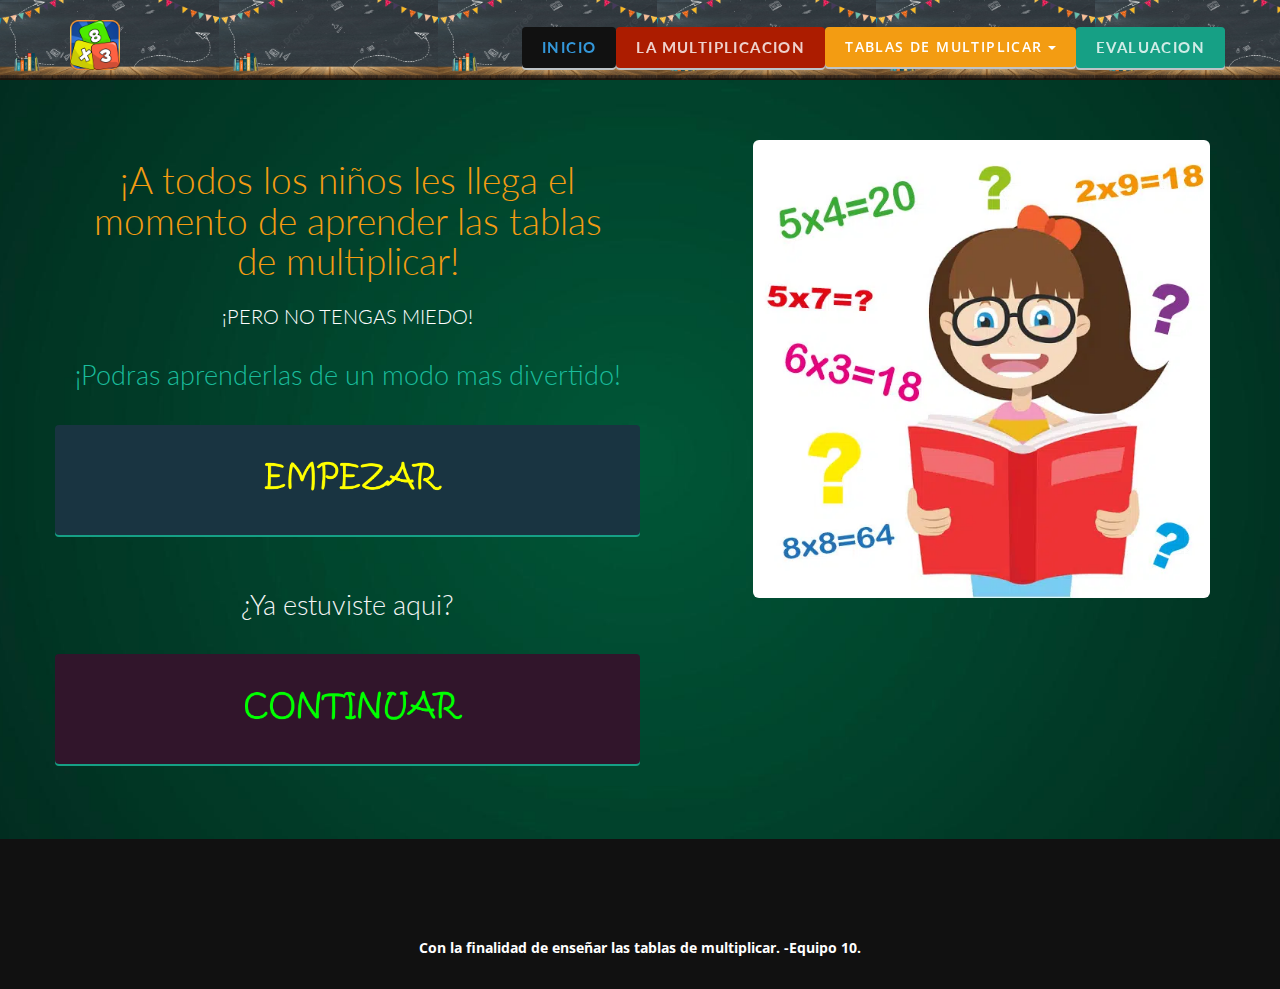
<file: index.html>
<!DOCTYPE html> 
<html lang="en" style="height:100%;">
    <head> 
        <meta charset="utf-8"> 
        <title>Inicio</title>
        <meta name="viewport" content="width=device-width, initial-scale=1.0"> 
        <meta name="keywords" content="pinegrow, blocks, bootstrap"/>
        <meta name="description" content="My new website"/>
        <link rel="shortcut icon" href="images/multipers.png"> 
        <!-- Core CSS -->         
        <link href="bootstrap/css/bootstrap.min.css" rel="stylesheet"> 
        <link href="css/font-awesome.min.css" rel="stylesheet">
        <link href="http://fonts.googleapis.com/css?family=Open+Sans:300italic,400italic,600italic,700italic,400,300,600,700" rel="stylesheet">
        <link href="http://fonts.googleapis.com/css?family=Lato:300,400,700,300italic,400italic,700italic" rel="stylesheet">
        <!-- Style Library -->         
        <link href="css/style-library-1.css" rel="stylesheet">
        <link href="css/plugins.css" rel="stylesheet">
        <link href="css/blocks.css" rel="stylesheet">
        <link href="css/custom.css" rel="stylesheet">
        <!-- HTML5 shim, for IE6-8 support of HTML5 elements. All other JS at the end of file. -->         
        <!--[if lt IE 9]>
      <script src="js/html5shiv.js"></script>
      <script src="js/respond.min.js"></script>
    <![endif]-->         
    </head>     
    <body data-spy="scroll" data-target="nav" class="bg-black">
        <header id="header-1" class="header-1 soft-scroll">
            <!-- Navbar -->
            <nav class="headroom headroom--pinned main-nav navbar-fixed-top" style="background-image:url('../images/fondop2.png');   background-size:contain;
">
                <div class="container">
                    <!-- Brand and toggle -->
                    <div class="navbar-header">
                        <button type="button" class="navbar-toggle" data-toggle="collapse" data-target=".navbar-collapse">
                            <span class="sr-only">Toggle navigation</span>
                            <span class="icon-bar"></span>
                            <span class="icon-bar"></span>
                            <span class="icon-bar"></span>
                        </button>
                        <a href="#"> <img class="brand-img img-responsive" src="images/multipers.png" width="50" height="50"> </a>
                    </div>
                    <!-- Navigation -->
                    <div class="collapse navbar-collapse">
                        <ul class="nav navbar-nav navbar-right">
                            <li class="active nav-item">
                                <button type="button" class="bg-black bg-moonlight-hover btn btn-default white btn-link">
                                    <a href="index.html">Inicio</a>
                                </button>
                                <link/>
                            </li>
                            <li class="nav-item">
                                <button type="button" class="bg-milanored btn btn-default white">
                                    <a href="paginas/lamultiplicacion.html">La multiplicacion</a>
                                </button>
                            </li>
                            <li class="nav-item dropdown">
                                <div class="btn-group">
                                    <button type="button" class="bg-orange btn btn-default dropdown-toggle white" data-toggle="dropdown">Tablas de multiplicar 
                                        <span class="caret"></span>
                                    </button>                                     
                                    <ul class="dropdown-menu" role="menu"> 
                                        <li>
                                            <a href="paginas/tablad1.html">Tabla del 1</a>
                                        </li>                                         
                                        <li class="divider"></li>                                         
                                        <li>
                                            <a href="paginas/tablad2.html">Tabla del 2</a>
                                        </li>                                         
                                        <li class="divider"></li>                                         
                                        <li>
                                            <a href="paginas/tablad3.html">Tabla del 3</a>
                                        </li>
                                        <li class="divider"></li>                                         
                                        <li>
                                            <a href="paginas/tablad4.html">Tabla del 4</a>
                                        </li>
                                        <li class="divider"></li>                                         
                                        <li>
                                            <a href="paginas/tablad5.html">Tabla del 5</a>
                                        </li>
                                        <li class="divider"></li>                                         
                                        <li>
                                            <a href="paginas/tablad6.html">Tabla del 6</a>
                                        </li>
                                        <li class="divider"></li>                                         
                                        <li>
                                            <a href="paginas/tablad7.html">Tabla del 7</a>
                                        </li>
                                        <li class="divider"></li>                                         
                                        <li>
                                            <a href="paginas/tablad8.html">Tabla del 8</a>
                                        </li>
                                        <li class="divider"></li>                                         
                                        <li>
                                            <a href="paginas/tablad9.html">Tabla del 9</a>
                                        </li>
                                        <li class="divider"></li>                                         
                                        <li>
                                            <a href="paginas/tablad10.html">Tabla del 10</a>
                                        </li>
                                    </ul>                                     
                                </div>
                            </li>
                            <!--//dropdown-->
                            <li class="nav-item">
                                <button type="button" class="bg-aqua btn btn-default white">
                                    <a href="paginas/multiply.html">Evaluacion</a>
                                </button>
                            </li>
                        </ul>
                        <!--//nav-->
                    </div>
                    <!--// End Navigation -->
                </div>
                <!--// End Container -->
            </nav>
            <!--// End Navbar -->
        </header>
        <section id="content-1-2" class="bg-image-cover content-1-2 content-block" style="background-image:url('images/fondow.jpg');">
            <div class="container">
                <!-- Start Row -->
                <div class="row">
                    <div class="col-sm-6">
                        <h2 class="orange text-center">¡A todos los niños les llega el momento de aprender las tablas de multiplicar!</h2>
                        <h3 class="lead text-center white">¡PERO NO TENGAS MIEDO!</h3>
                        <h3 class="text-center turquoise">¡Podras aprenderlas de un modo mas divertido!</h3>
                        <div class="row">
                            <div>
                                <a href="paginas/lamultiplicacion.html" class="bg-deepocean bg-milanored-hover btn btn-block btn-primary"><br><img src="images/empezar.png" height="50"/><span></span><br><br></a>
                            </div>
                        </div>
                        <br>
                        <h3 class="offwhite text-center">¿Ya estuviste aqui?</h3>
                        <div class="row">
                            <div>
                                <a href="paginas/selectortablas.html" class="bg-milanored-hover bg-tamarind btn btn-block btn-primary"><br><img src="images/continuar.png" height="50"/><span></span><br><br></a> 
                            </div>
                        </div>
                    </div>
                    <div class="col-sm-5 col-sm-offset-1">
                        <img class="img-rounded img-responsive" src="images/imagen_inicio.jpg">
                    </div>
                </div>
                <!--// END Row -->
            </div>
        </section>
        <section class="bg-black content-block-nopad footer-wrap-1-2">
            <div class="container footer-1-2">
</div>
            <!-- /.container -->
        </section>
        <section class="bg-orange content-block-nopad footer-wrap-1-2">
            <!-- /.container -->
        </section>
        <div class="bg-black copyright-bar-2">
            <div class="container text-center">
                <p>Con la finalidad de enseñar las tablas de multiplicar. -Equipo 10.</p>
            </div>
        </div>
        <script type="text/javascript" src="js/jquery-1.11.1.min.js"></script>         
        <script type="text/javascript" src="js/bootstrap.min.js"></script>         
        <script type="text/javascript" src="js/plugins.js"></script>
        <script src="https://maps.google.com/maps/api/js?sensor=true"></script>
        <script type="text/javascript" src="js/bskit-scripts.js"></script>         
    </body>     
</html>
</file>
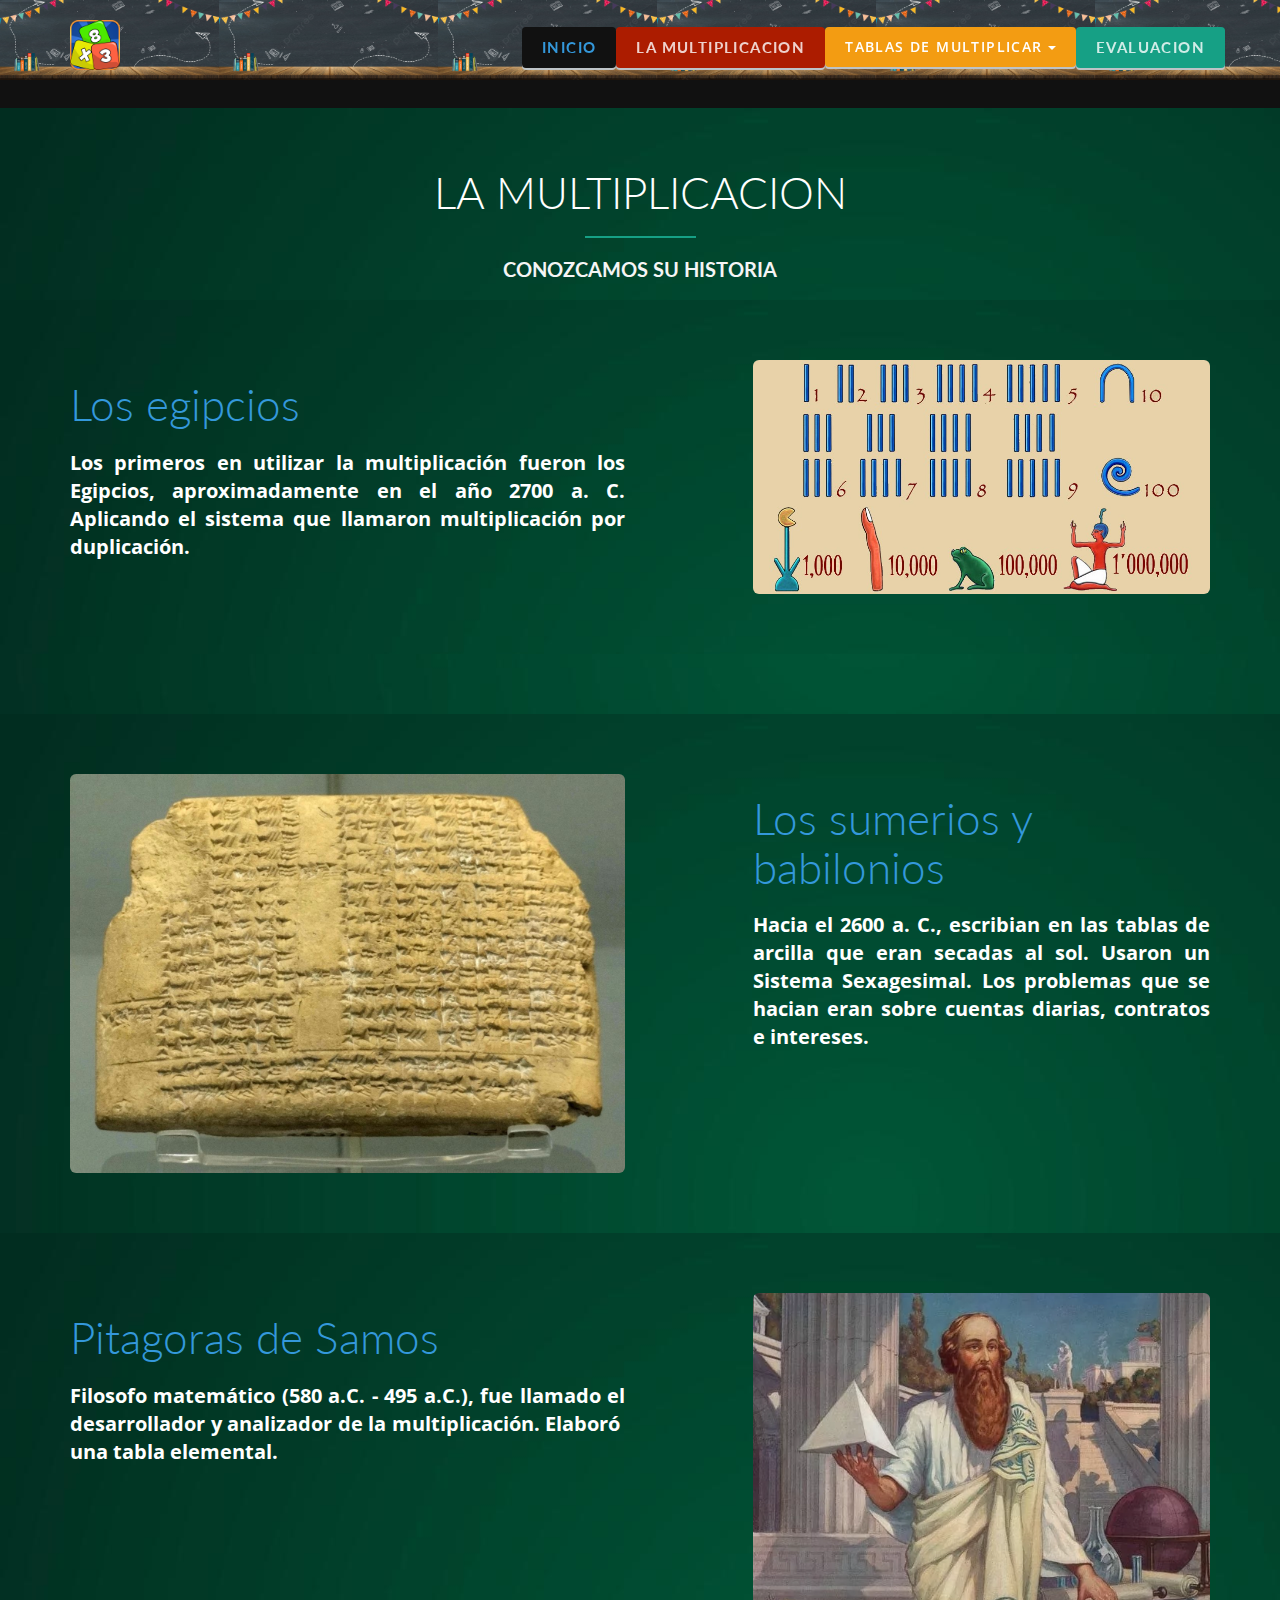
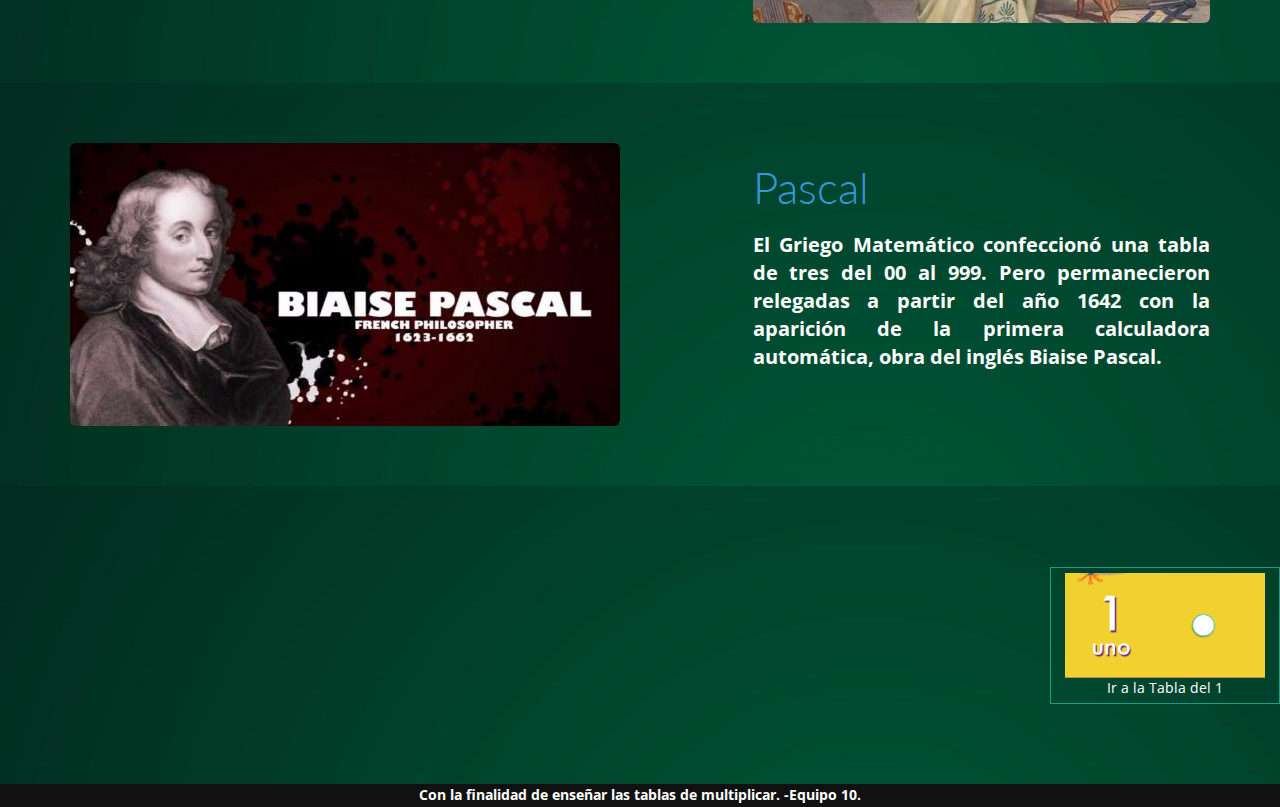
<file: paginas/lamultiplicacion.html>
<!DOCTYPE html> 
<html lang="en" style="height:100%;">
    <head> 
        <meta charset="utf-8"> 
        <title>La Multiplicacion</title>
        <meta name="viewport" content="width=device-width, initial-scale=1.0"> 
        <meta name="keywords" content="pinegrow, blocks, bootstrap"/>
        <meta name="description" content="Aprender tablas"/>
        <link rel="shortcut icon" href="../images/multipers.png"> 
        <!-- Core CSS -->         
        <link href="../bootstrap/css/bootstrap.min.css" rel="stylesheet"> 
        <link href="../css/font-awesome.min.css" rel="stylesheet">
        <link href="http://fonts.googleapis.com/css?family=Open+Sans:300italic,400italic,600italic,700italic,400,300,600,700" rel="stylesheet">
        <link href="http://fonts.googleapis.com/css?family=Lato:300,400,700,300italic,400italic,700italic" rel="stylesheet">
        <!-- Style Library -->         
        <link href="../css/style-library-1.css" rel="stylesheet">
        <link href="../css/plugins.css" rel="stylesheet">
        <link href="../css/blocks.css" rel="stylesheet">
        <link href="../css/custom.css" rel="stylesheet">
        <!-- HTML5 shim, for IE6-8 support of HTML5 elements. All other JS at the end of file. -->         
        <!--[if lt IE 9]>
      <script src="js/html5shiv.js"></script>
      <script src="js/respond.min.js"></script>
    <![endif]-->         
    </head>     
    <body data-spy="scroll" data-target="nav" class="bg-black">
        <header id="header-1" class="header-1">
            <!-- Navbar -->
            <nav class="headroom headroom--pinned main-nav navbar-fixed-top" style="background-image:url('../images/fondop2.png');   background-size:contain;">
                <div class="container">
                    <!-- Brand and toggle -->
                    <div class="navbar-header">
                        <button type="button" class="navbar-toggle" data-toggle="collapse" data-target=".navbar-collapse">
                            <span class="sr-only">Toggle navigation</span>
                            <span class="icon-bar"></span>
                            <span class="icon-bar"></span>
                            <span class="icon-bar"></span>
                        </button>
                        <a href="../index.html"> <img class="brand-img img-responsive" src="../images/multipers.png" width="50" height="50"> </a>
                    </div>
                    <!-- Navigation -->
                    <div class="collapse navbar-collapse">
                        <ul class="nav navbar-nav navbar-right">
                            <li class="active nav-item">
                                <button type="button" class="bg-black bg-moonlight-hover btn btn-default white btn-link">
                                    <a href="../index.html">Inicio</a>
                                </button>
                                <link/>
                            </li>
                            <li class="nav-item">
                                <button type="button" class="bg-milanored btn btn-default white">
                                    <a href="lamultiplicacion.html">La multiplicacion</a>
                                </button>
                            </li>
                            <li class="nav-item dropdown">
                                <div class="btn-group">
                                    <button type="button" class="bg-orange btn btn-default dropdown-toggle white" data-toggle="dropdown">Tablas de multiplicar 
                                        <span class="caret"></span>
                                    </button>                                     
                                    <ul class="dropdown-menu" role="menu"> 
                                        <li>
                                            <a href="tablad1.html">Tabla del 1</a>
                                        </li>                                         
                                        <li class="divider"></li>                                         
                                        <li>
                                            <a href="tablad2.html">Tabla del 2</a>
                                        </li>                                         
                                        <li class="divider"></li>                                         
                                        <li>
                                            <a href="tablad3.html">Tabla del 3</a>
                                        </li>
                                        <li class="divider"></li>                                         
                                        <li>
                                            <a href="tablad4.html">Tabla del 4</a>
                                        </li>
                                        <li class="divider"></li>                                         
                                        <li>
                                            <a href="tablad5.html">Tabla del 5</a>
                                        </li>
                                        <li class="divider"></li>                                         
                                        <li>
                                            <a href="tablad6.html">Tabla del 6</a>
                                        </li>
                                        <li class="divider"></li>                                         
                                        <li>
                                            <a href="tablad7.html">Tabla del 7</a>
                                        </li>
                                        <li class="divider"></li>                                         
                                        <li>
                                            <a href="tablad8.html">Tabla del 8</a>
                                        </li>
                                        <li class="divider"></li>                                         
                                        <li>
                                            <a href="tablad9.html">Tabla del 9</a>
                                        </li>
                                        <li class="divider"></li>                                         
                                        <li>
                                            <a href="tablad10.html">Tabla del 10</a>
                                        </li>
                                    </ul>                                     
                                </div>
                            </li>
                            <!--//dropdown-->                             
                            <li class="nav-item">
                                <button type="button" class="bg-aqua btn btn-default white">
                                    <a href="multiply.html">Evaluacion</a>
                                </button>
                            </li>
                        </ul>
                        <!--//nav-->
                    </div>
                    <!--// End Navigation -->
                </div>
                <!--// End Container -->
            </nav>
            <!--// End Navbar -->
        </header>
        <section class="bg-orange content-block-nopad footer-wrap-1-2">
            <!-- /.container -->
        </section>
        <div class="bg-transparent copyright-bar-2">
            <section id="content-3-7" class="content-block content-3-7" style="background-image:url('../images/fondow.jpg');">
                <div class="container">
                    <div class="col-sm-12">
                        <div class="underlined-title">
                            <h1 class="white">LA MULTIPLICACION</h1>
                            <hr>
                            <h2 class="offwhite">Conozcamos su historia</h2>
                        </div>
                    </div>
                </div>
                <section class="content-1-5 content-block" style="background-image:url('../images/fondow.jpg');">
                    <div class="container">
                        <div class="row">
                            <div class="col-lg-6 col-md-6 col-sm-12">
                                <h1>Los egipcios</h1>
                                <p class="lead text-justify">Los primeros en utilizar la multiplicación fueron los Egipcios, aproximadamente en el año 2700 a. C. Aplicando el sistema que llamaron multiplicación por duplicación.</p>
                            </div>
                            <div class="col-lg-5 col-lg-offset-1 col-md-6 col-sm-12">
                                <img class="img-responsive img-rounded" src="../images/egipcios.jpg">
                            </div>
                        </div>
                        <!-- /.row -->
                    </div>
                    <!-- /.container -->
                </section>
            </section>
            <section class="content-1-5 content-block" style="background-image:url('../images/fondow.jpg');">
                <div class="container">
                    <div class="row">
                        <div class="col-lg-6 col-md-6 col-sm-12">
                            <img class="img-responsive img-rounded" src="../images/sumerios.png">
                        </div>
                        <div class="col-lg-5 col-lg-offset-1 col-md-6 col-sm-12">
                            <h1>Los sumerios y babilonios</h1>
                            <p class="lead text-justify">Hacia el 2600 a. C., escribian en las tablas de arcilla que eran secadas al sol. Usaron un Sistema Sexagesimal. Los problemas que se hacian eran sobre cuentas diarias, contratos e intereses.</p>
                        </div>
                    </div>
                    <!-- /.row -->
                </div>
                <!-- /.container -->
            </section>
            <section class="content-1-5 content-block" style="background-image:url('../images/fondow.jpg');">
                <div class="container">
                    <div class="row">
                        <div class="col-lg-6 col-md-6 col-sm-12">
                            <h1>Pitagoras de Samos</h1>
                            <p class="lead text-justify">Filosofo matemático (580 a.C. - 495 a.C.), fue llamado el desarrollador y analizador de la multiplicación. Elaboró ​​una tabla elemental.</p>
                        </div>
                        <div class="col-lg-5 col-lg-offset-1 col-md-6 col-sm-12">
                            <img class="img-responsive img-rounded" src="../images/pitagoras.png">
                        </div>
                    </div>
                    <!-- /.row -->
                </div>
                <!-- /.container -->
            </section>
            <section class="content-1-5 content-block" style="background-image:url('../images/fondow.jpg');">
                <div class="container">
                    <div class="row">
                        <div class="col-lg-6 col-md-6 col-sm-12">
                            <img class="img-responsive img-rounded" src="../images/pascal.png">
                        </div>
                        <div class="col-lg-5 col-lg-offset-1 col-md-6 col-sm-12">
                            <h1>Pascal</h1>
                            <p class="lead text-justify">El Griego Matemático confeccionó una tabla de tres del 00 al 999. Pero permanecieron relegadas a partir del año 1642 con la aparición de la primera calculadora automática, obra del inglés Biaise Pascal.</p>
                        </div>
                    </div>
                    <!-- /.row -->
                </div>
                <!-- /.container -->
            </section>
            <div class="bg-transparent blog-1 content-block" style="background-image:url('../images/fondow.jpg');">
                <div class="container text-center">
                    <div class="col-sm-10 col-sm-offset-1">
</div>
                </div>
                <ul class="pager"> 
                    <li class="next">
                        <a href="tablad1.html" class="bg-black-hover bg-transparent white white-hover"><img class="brand-img img-responsive" src="../images/1.png" width="200">Ir a la Tabla del 1</a>
                    </li>                     
                </ul>
                <!-- /.col-sm-10 -->
                <!-- /.container -->
            </div>
            <div class="container text-center">
                <p>Con la finalidad de enseñar las tablas de multiplicar. -Equipo 10.</p>
            </div>
        </div>
        <script type="text/javascript" src="../js/jquery-1.11.1.min.js"></script>         
        <script type="text/javascript" src="../js/bootstrap.min.js"></script>         
        <script type="text/javascript" src="../js/plugins.js"></script>
        <script src="https://maps.google.com/maps/api/js?sensor=true"></script>
        <script type="text/javascript" src="../js/bskit-scripts.js"></script>         
        <script>
    $(function() {
    $('[data-toggle="popover"]').popover();
        $('.popover-dismiss').popover({
             trigger: 'focus'
})
})
</script>
        <script>
    $(function() {
    $('[data-toggle="popover"]').popover();
        $('.popover-dismiss').popover({
             trigger: 'focus'
})
})
</script>
    </body>     
</html>
</file>
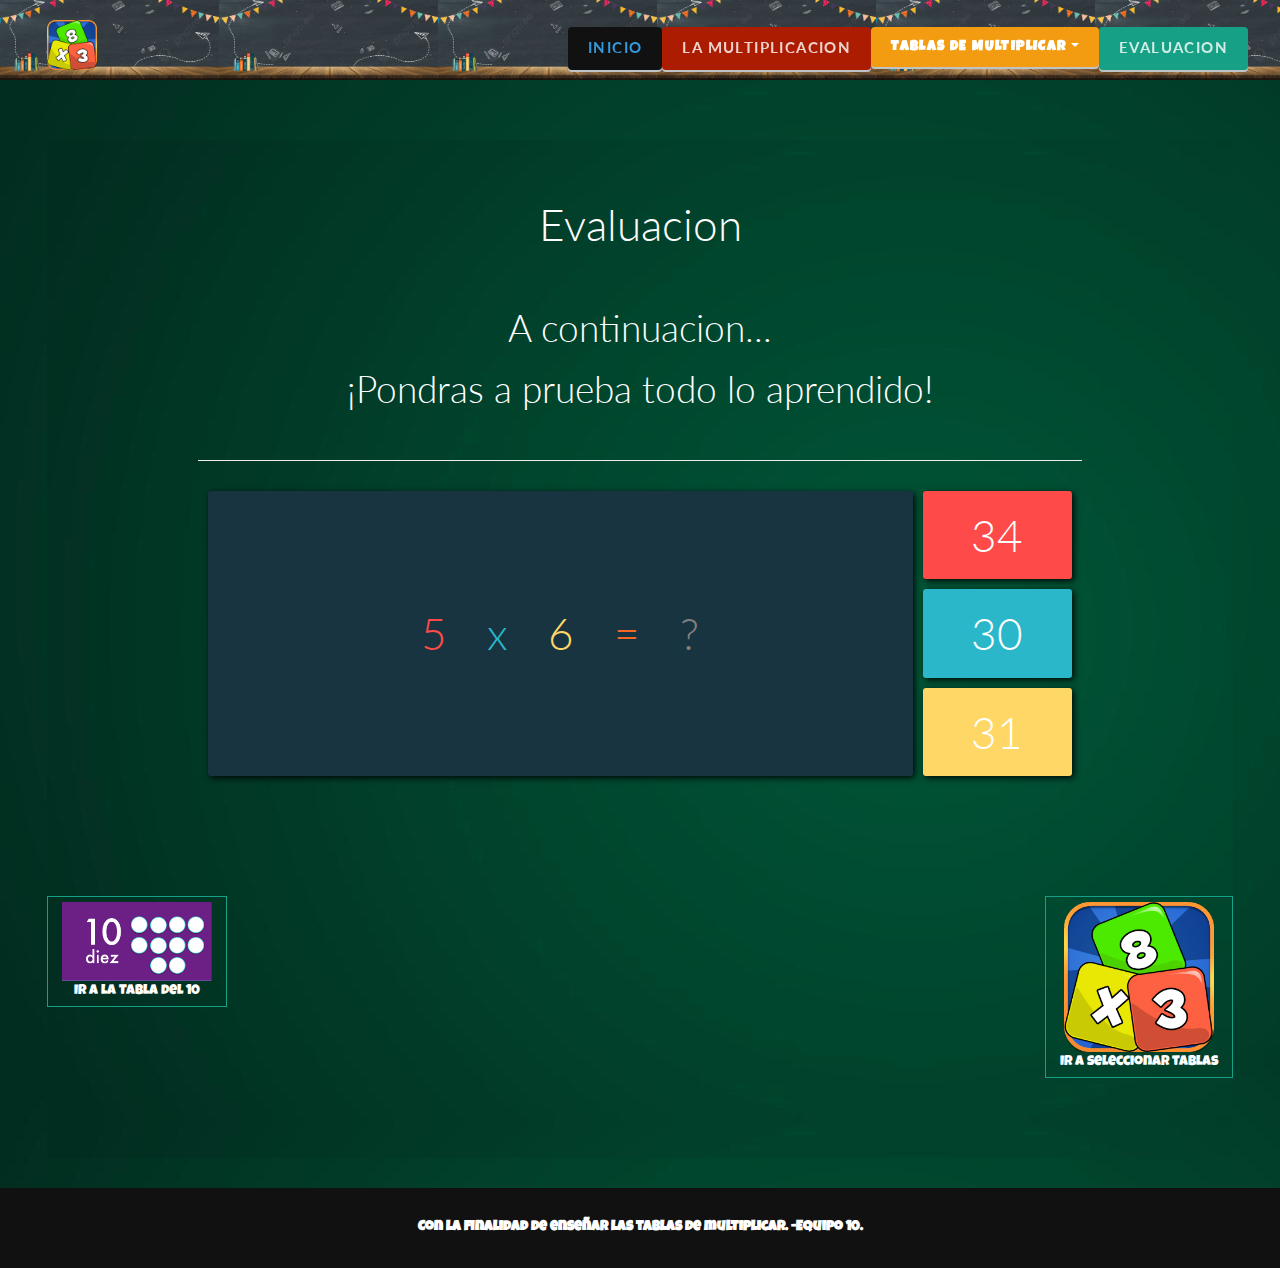
<file: paginas/multiply.html>
<!DOCTYPE html> 
<html lang="en" style="height:100%;">
    <head> 
        <meta charset="utf-8"> 
        <title>Evaluacion</title>
        <meta name="viewport" content="width=device-width, initial-scale=1.0"> 
        <meta name="keywords" content="pinegrow, blocks, bootstrap"/>
        <meta name="description" content="Aprender tablas"/>
        <link rel="shortcut icon" href="../images/multipers.png"> 
        <!-- Core CSS -->         
        <link href="../bootstrap/css/bootstrap.min.css" rel="stylesheet"> 
        <link href="../css/font-awesome.min.css" rel="stylesheet">
        <link href="http://fonts.googleapis.com/css?family=Open+Sans:300italic,400italic,600italic,700italic,400,300,600,700" rel="stylesheet">
        <link href="http://fonts.googleapis.com/css?family=Lato:300,400,700,300italic,400italic,700italic" rel="stylesheet">
        <!-- Style Library -->         
        <link href="../css/style-library-1.css" rel="stylesheet">
        <link href="../css/plugins.css" rel="stylesheet">
        <link href="../css/blocks.css" rel="stylesheet">
        <link href="../css/custom.css" rel="stylesheet">
        <link rel="stylesheet" href="https://cdnjs.cloudflare.com/ajax/libs/font-awesome/4.7.0/css/font-awesome.min.css">
        <link rel="stylesheet" href="../css/style.css">
        <!-- HTML5 shim, for IE6-8 support of HTML5 elements. All other JS at the end of file. -->         
        <!--[if lt IE 9]>
      <script src="js/html5shiv.js"></script>
      <script src="js/respond.min.js"></script>
    <![endif]-->         
    </head>     
    <body data-spy="scroll" data-target="nav" class="bg-black">
        <audio id="myAudio">
            <source src="../wrong.mp3" type="audio/mpeg">
        </audio>
        <header id="header-1" class="header-1">
            <!-- Navbar -->
            <nav class="headroom headroom--pinned main-nav navbar-fixed-top" style="background-image:url('../images/fondop2.png');   background-size:contain;
">
                <div class="container">
                    <!-- Brand and toggle -->
                    <div class="navbar-header">
                        <button type="button" class="navbar-toggle" data-toggle="collapse" data-target=".navbar-collapse">
                            <span class="sr-only">Toggle navigation</span>
                            <span class="icon-bar"></span>
                            <span class="icon-bar"></span>
                            <span class="icon-bar"></span>
                        </button>
                        <a href="../index.html"> <img class="brand-img img-responsive" src="../images/multipers.png" width="50" height="50"> </a>
                    </div>
                    <!-- Navigation -->
                    <div class="collapse navbar-collapse">
                        <ul class="nav navbar-nav navbar-right">
                            <li class="active nav-item">
                                <button type="button" class="bg-black bg-moonlight-hover btn btn-default white btn-link">
                                    <a href="../index.html">Inicio</a>
                                </button>
                                <link/>
                            </li>
                            <li class="nav-item">
                                <button type="button" class="bg-milanored btn btn-default white">
                                    <a href="lamultiplicacion.html">La multiplicacion</a>
                                </button>
                            </li>
                            <li class="nav-item dropdown">
                                <div class="btn-group">
                                    <button type="button" class="bg-orange btn btn-default dropdown-toggle white" data-toggle="dropdown">Tablas de multiplicar 
                                        <span class="caret"></span>
                                    </button>                                     
                                    <ul class="dropdown-menu" role="menu"> 
                                        <li>
                                            <a href="tablad1.html">Tabla del 1</a>
                                        </li>                                         
                                        <li class="divider"></li>                                         
                                        <li>
                                            <a href="tablad2.html">Tabla del 2</a>
                                        </li>                                         
                                        <li class="divider"></li>                                         
                                        <li>
                                            <a href="tablad3.html">Tabla del 3</a>
                                        </li>
                                        <li class="divider"></li>                                         
                                        <li>
                                            <a href="tablad4.html">Tabla del 4</a>
                                        </li>
                                        <li class="divider"></li>                                         
                                        <li>
                                            <a href="tablad5.html">Tabla del 5</a>
                                        </li>
                                        <li class="divider"></li>                                         
                                        <li>
                                            <a href="tablad6.html">Tabla del 6</a>
                                        </li>
                                        <li class="divider"></li>                                         
                                        <li>
                                            <a href="tablad7.html">Tabla del 7</a>
                                        </li>
                                        <li class="divider"></li>                                         
                                        <li>
                                            <a href="tablad8.html">Tabla del 8</a>
                                        </li>
                                        <li class="divider"></li>                                         
                                        <li>
                                            <a href="tablad9.html">Tabla del 9</a>
                                        </li>
                                        <li class="divider"></li>                                         
                                        <li>
                                            <a href="tablad10.html">Tabla del 10</a>
                                        </li>
                                    </ul>                                     
                                </div>
                            </li>
                            <!--//dropdown-->
                            <li class="nav-item">
                                <button type="button" class="bg-aqua btn btn-default white">
                                    <a href="multiply.html">Evaluacion</a>
                                </button>
                            </li>
                        </ul>
                        <!--//nav-->
                    </div>
                    <!--// End Navigation -->
                </div>
                <!--// End Container -->
            </nav>
            <!--// End Navbar -->
        </header>
        <section class="content-block-nopad footer-wrap-1-2" style="background-image:url('../images/fondow.jpg');">
            <div class="container footer-1-2">
                <div class="big-social row">
</div>
                <div class="blog-1 content-block" style="background-image:url('../images/fondow.jpg');">
                    <div class="container text-center">
                        <div class="underlined-title">
                            <h1 class="white">Evaluacion</h1>
                        </div>
                        <div class="col-sm-10 col-sm-offset-1">
                            <div class="post text-center">
                                <h2 class="text-center white">A continuacion...</h2>
                                <h2 class="text-center white">¡Pondras a prueba todo lo aprendido!</h2>
                            </div>
                            <hr>
                            <div class="wrapper">
                                <div class="bg-deepocean equation">
                                    <h1 id="num1" style="color:#FE4A49"></h1>
                                    <h1 style="color: #2AB7CA">x</h1>
                                    <h1 id="num2" style="color: #FED766">1</h1>
                                    <h1 style="color: #F86624">=</h1>
                                    <h1 style="color: gray">?</h1>
                                </div>
                                <div class="answer-options">
                                    <div class="options" style="background-color: #FE4A49;">
                                        <h1 id="option1">1</h1>
                                    </div>
                                    <div class="options" style="background-color: #2AB7CA;">
                                        <h1 id="option2">2</h1>
                                    </div>
                                    <div class="options" style="background-color: #FED766;">
                                        <h1 id="option3">3</h1>
                                    </div>
                                </div>
                            </div>
                        </div>
                        <!-- /.col-sm-10 -->
                    </div>
                    <br>
                    <br>
                    <br>
                    <br>
                    <br>
                    <!-- /.container -->
                    <ul class="pager"> 
                        <li class="previous">
                            <a href="tablad10.html" class="bg-black-hover bg-transparent white white-hover"><img class="brand-img img-responsive" src="../images/10.png">Ir a la Tabla del 10</a>
                        </li>                         
                        <li class="next">
                            <a href="selectortablas.html" class="bg-black-hover bg-transparent white white-hover"><img class="brand-img img-responsive" src="../images/multipers.png">Ir a seleccionar tablas</a>
                        </li>                         
                    </ul>
                </div>
            </div>
            <!-- /.container -->
        </section>
        <section class="bg-orange content-block-nopad footer-wrap-1-2">
            <!-- /.container -->
        </section>
        <div class="bg-transparent copyright-bar-2">
            <div class="container text-center">
                <p>Con la finalidad de enseñar las tablas de multiplicar. -Equipo 10.</p>
            </div>
        </div>
        <script type="text/javascript" src="../js/jquery-1.11.1.min.js"></script>         
        <script type="text/javascript" src="../js/bootstrap.min.js"></script>         
        <script type="text/javascript" src="../js/plugins.js"></script>
        <script src="https://maps.google.com/maps/api/js?sensor=true"></script>
        <script type="text/javascript" src="../js/bskit-scripts.js"></script>         
        <script src="../multiply.js"></script>
        <script>
    $(function() {
    $('[data-toggle="popover"]').popover();
        $('.popover-dismiss').popover({
             trigger: 'focus'
})
})
</script>
        <script>
    $(function() {
    $('[data-toggle="popover"]').popover();
        $('.popover-dismiss').popover({
             trigger: 'focus'
})
})
</script>
    </body>     
</html>
</file>
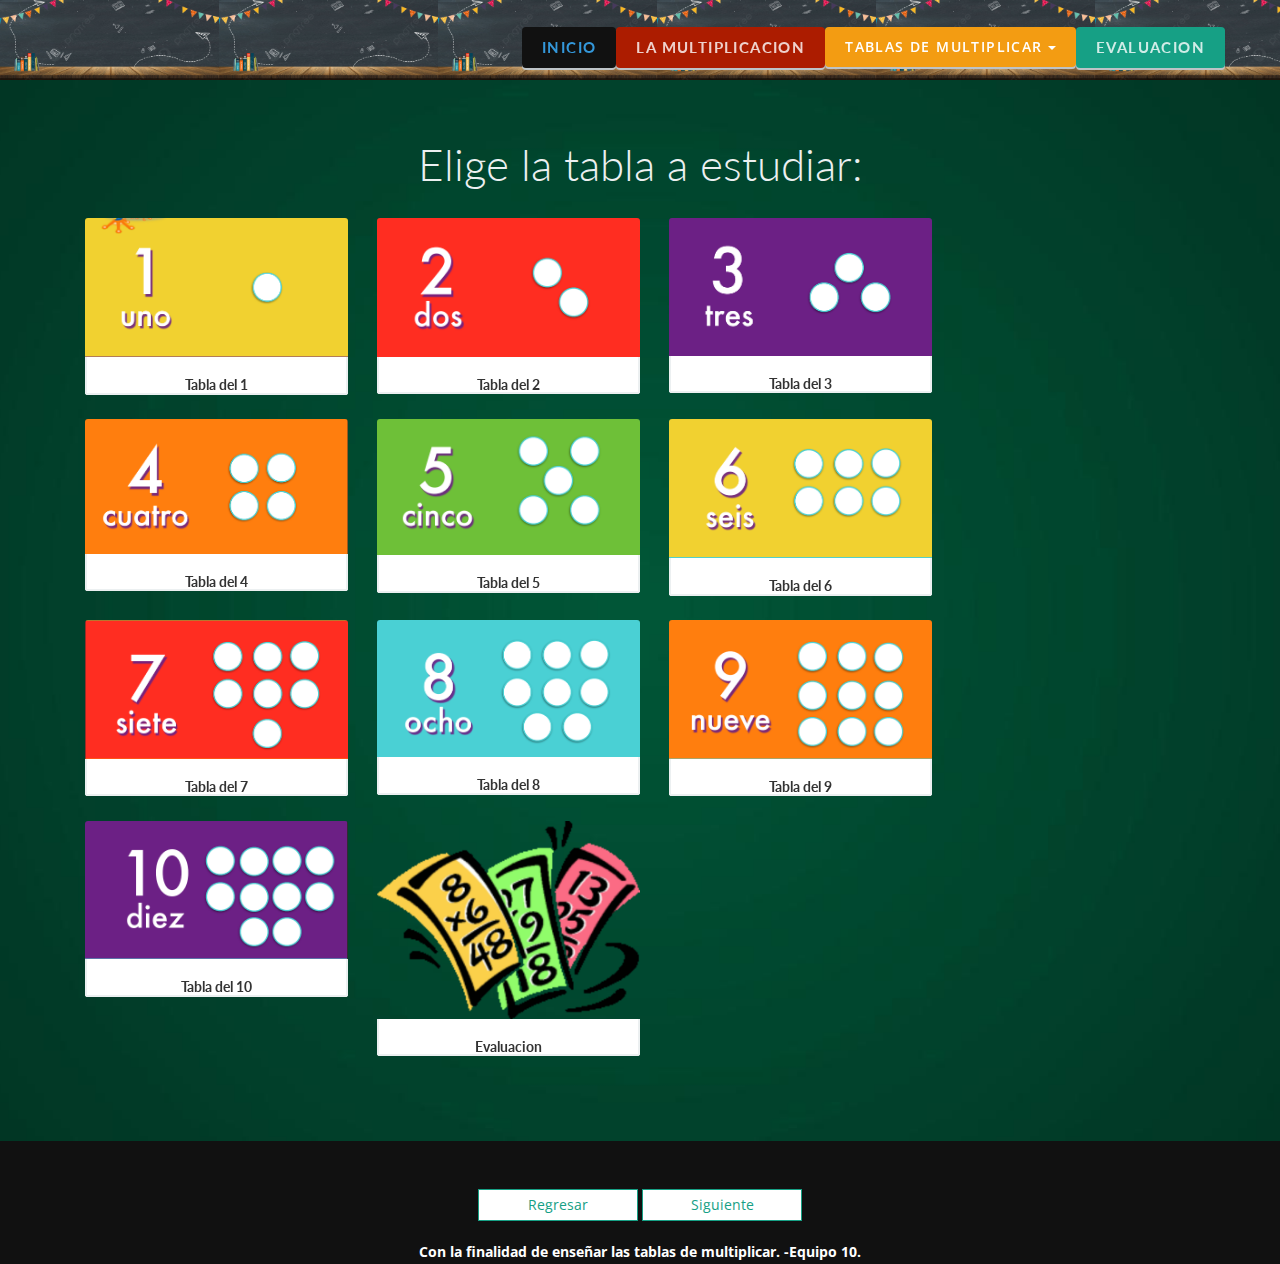
<file: paginas/selectortablas.html>
<!DOCTYPE html> 
<html lang="en" style="height:100%;">
    <head> 
        <meta charset="utf-8"> 
        <title>Seleccionar tablas</title>
        <meta name="viewport" content="width=device-width, initial-scale=1.0"> 
        <meta name="keywords" content="pinegrow, blocks, bootstrap"/>
        <meta name="description" content="My new website"/>
        <link rel="shortcut icon" href="../images/multipers.png"> 
        <!-- Core CSS -->         
        <link href="../bootstrap/css/bootstrap.min.css" rel="stylesheet"> 
        <link href="../css/font-awesome.min.css" rel="stylesheet">
        <link href="http://fonts.googleapis.com/css?family=Open+Sans:300italic,400italic,600italic,700italic,400,300,600,700" rel="stylesheet">
        <link href="http://fonts.googleapis.com/css?family=Lato:300,400,700,300italic,400italic,700italic" rel="stylesheet">
        <!-- Style Library -->         
        <link href="../css/style-library-1.css" rel="stylesheet">
        <link href="../css/plugins.css" rel="stylesheet">
        <link href="../css/blocks.css" rel="stylesheet">
        <link href="../css/custom.css" rel="stylesheet">
        <!-- HTML5 shim, for IE6-8 support of HTML5 elements. All other JS at the end of file. -->         
        <!--[if lt IE 9]>
      <script src="js/html5shiv.js"></script>
      <script src="js/respond.min.js"></script>
    <![endif]-->         
    </head>     
    <body data-spy="scroll" data-target="nav" class="bg-black">
        <header id="header-1" class="header-1 soft-scroll">
            <!-- Navbar -->
            <nav class="headroom headroom--pinned main-nav navbar-fixed-top" style="background-image:url('../images/fondop2.png');   background-size:contain;">
                <div class="container">
                    <!-- Brand and toggle -->
                    <div class="navbar-header">
                        <button type="button" class="navbar-toggle" data-toggle="collapse" data-target=".navbar-collapse">
                            <span class="sr-only">Toggle navigation</span>
                            <span class="icon-bar"></span>
                            <span class="icon-bar"></span>
                            <span class="icon-bar"></span>
                        </button>
                    </div>
                    <!-- Navigation -->
                    <div class="collapse navbar-collapse">
                        <ul class="nav navbar-nav navbar-right">
                            <li class="active nav-item">
                                <button type="button" class="bg-black bg-moonlight-hover btn btn-default white btn-link">
                                    <a href="../index.html">Inicio</a>
                                </button>
                                <link/>
                            </li>
                            <li class="nav-item">
                                <button type="button" class="bg-milanored btn btn-default white">
                                    <a href="lamultiplicacion.html">La multiplicacion</a>
                                </button>
                            </li>
                            <li class="nav-item dropdown">
                                <div class="btn-group">
                                    <button type="button" class="bg-orange btn btn-default dropdown-toggle white" data-toggle="dropdown">Tablas de multiplicar 
                                        <span class="caret"></span>
                                    </button>                                     
                                    <ul class="dropdown-menu" role="menu"> 
                                        <li>
                                            <a href="tablad1.html">Tabla del 1</a>
                                        </li>                                         
                                        <li class="divider"></li>                                         
                                        <li>
                                            <a href="tablad2.html">Tabla del 2</a>
                                        </li>                                         
                                        <li class="divider"></li>                                         
                                        <li>
                                            <a href="tablad3.html">Tabla del 3</a>
                                        </li>
                                        <li class="divider"></li>                                         
                                        <li>
                                            <a href="tablad4.html">Tabla del 4</a>
                                        </li>
                                        <li class="divider"></li>                                         
                                        <li>
                                            <a href="tablad5.html">Tabla del 5</a>
                                        </li>
                                        <li class="divider"></li>                                         
                                        <li>
                                            <a href="tablad6.html">Tabla del 6</a>
                                        </li>
                                        <li class="divider"></li>                                         
                                        <li>
                                            <a href="tablad7.html">Tabla del 7</a>
                                        </li>
                                        <li class="divider"></li>                                         
                                        <li>
                                            <a href="tablad8.html">Tabla del 8</a>
                                        </li>
                                        <li class="divider"></li>                                         
                                        <li>
                                            <a href="tablad9.html">Tabla del 9</a>
                                        </li>
                                        <li class="divider"></li>                                         
                                        <li>
                                            <a href="tablad10.html">Tabla del 10</a>
                                        </li>
                                    </ul>                                     
                                </div>
                            </li>
                            <!--//dropdown-->                             
                            <li class="nav-item">
                                <button type="button" class="bg-aqua btn btn-default white">
                                    <a href="multiply.html">Evaluacion</a>
                                </button>
                            </li>
                        </ul>
                        <!--//nav-->
                    </div>
                    <!--// End Navigation -->
                </div>
                <!--// End Container -->
            </nav>
            <!--// End Navbar -->
        </header>
        <section class="bg-image-cover content-block gallery-1 gallery-1-1" style="background-image:url('../images/fondow.jpg');">
            <div class="container">
                <div class="underlined-title">
                    <h1 class="clouds">Elige la tabla a estudiar:</h1>
                </div>
                <div class="row">
                    <div class="col-md-12 isotope-gallery-container">
                        <div class="artwork col-md-3 col-sm-6 col-xs-12 creative gallery-item-wrapper">
                            <div class="gallery-item">
                                <div class="gallery-thumb">
                                    <a href="tablad1.html" class="bg-black-hover bg-transparent white white-hover"><img class="brand-img img-responsive" src="../images/1.png"> </a>
                                </div>
                                <div class="gallery-details">
                                    <h5>Tabla del 1</h5>
                                </div>
                            </div>
                        </div>
                        <!-- /.gallery-item-wrapper -->
                        <div class="col-md-3 col-sm-6 col-xs-12 gallery-item-wrapper nature outside">
                            <div class="gallery-item">
                                <div class="gallery-thumb">
                                    <a href="tablad2.html" class="bg-black-hover bg-transparent white white-hover"><img class="brand-img img-responsive" src="../images/2.png"> </a>
                                </div>
                                <div class="gallery-details">
                                    <h5>Tabla del 2</h5>
                                </div>
                            </div>
                        </div>
                        <!-- /.gallery-item-wrapper -->
                        <div class="col-md-3 col-sm-6 col-xs-12 gallery-item-wrapper nature outside">
                            <div class="gallery-item">
                                <div class="gallery-thumb">
                                    <a href="tablad3.html" class="bg-black-hover bg-transparent white white-hover"><img class="brand-img img-responsive" src="../images/3.png"> </a>
                                </div>
                                <div class="gallery-details">
                                    <h5>Tabla del 3</h5>
                                </div>
                            </div>
                        </div>
                        <!-- /.gallery-item-wrapper -->
                    </div>
                    <!-- /.isotope-gallery-container -->
                </div>
                <div class="row">
                    <div class="col-md-12 isotope-gallery-container">
                        <div class="artwork col-md-3 col-sm-6 col-xs-12 creative gallery-item-wrapper">
                            <div class="gallery-item">
                                <div class="gallery-thumb">
                                    <a href="tablad4.html" class="bg-black-hover bg-transparent white white-hover"><img class="brand-img img-responsive" src="../images/4.png"> </a>
                                </div>
                                <div class="gallery-details">
                                    <h5>Tabla del 4</h5>
                                </div>
                            </div>
                        </div>
                        <!-- /.gallery-item-wrapper -->
                        <div class="col-md-3 col-sm-6 col-xs-12 gallery-item-wrapper nature outside">
                            <div class="gallery-item">
                                <div class="gallery-thumb">
                                    <a href="tablad5.html" class="bg-black-hover bg-transparent white white-hover"><img class="brand-img img-responsive" src="../images/5.png"> </a>
                                </div>
                                <div class="gallery-details">
                                    <h5>Tabla del 5</h5>
                                </div>
                            </div>
                        </div>
                        <!-- /.gallery-item-wrapper -->
                        <div class="col-md-3 col-sm-6 col-xs-12 gallery-item-wrapper nature outside">
                            <div class="gallery-item">
                                <div class="gallery-thumb">
                                    <a href="tablad6.html" class="bg-black-hover bg-transparent white white-hover"><img class="brand-img img-responsive" src="../images/6.png"> </a>
                                </div>
                                <div class="gallery-details">
                                    <h5>Tabla del 6</h5>
                                </div>
                            </div>
                        </div>
                        <!-- /.gallery-item-wrapper -->
                    </div>
                </div>
                <div class="row">
                    <div class="col-md-12 isotope-gallery-container">
                        <div class="artwork col-md-3 col-sm-6 col-xs-12 creative gallery-item-wrapper">
                            <div class="gallery-item">
                                <div class="gallery-thumb">
                                    <a href="tablad7.html" class="bg-black-hover bg-transparent white white-hover"><img class="brand-img img-responsive" src="../images/7.png"> </a>
                                </div>
                                <div class="gallery-details">
                                    <h5>Tabla del 7</h5>
                                </div>
                            </div>
                        </div>
                        <!-- /.gallery-item-wrapper -->
                        <div class="col-md-3 col-sm-6 col-xs-12 gallery-item-wrapper nature outside">
                            <div class="gallery-item">
                                <div class="gallery-thumb">
                                    <a href="tablad8.html" class="bg-black-hover bg-transparent white white-hover"><img class="brand-img img-responsive" src="../images/8.png"> </a>
                                </div>
                                <div class="gallery-details">
                                    <h5>Tabla del 8</h5>
                                </div>
                            </div>
                        </div>
                        <!-- /.gallery-item-wrapper -->
                        <div class="col-md-3 col-sm-6 col-xs-12 gallery-item-wrapper nature outside">
                            <div class="gallery-item">
                                <div class="gallery-thumb">
                                    <a href="tablad9.html" class="bg-black-hover bg-transparent white white-hover"><img class="brand-img img-responsive" src="../images/9.png"> </a>
                                </div>
                                <div class="gallery-details">
                                    <h5>Tabla del 9</h5>
                                </div>
                            </div>
                        </div>
                        <!-- /.gallery-item-wrapper -->
                    </div>
                </div>
                <div class="row">
                    <div class="col-md-12 isotope-gallery-container">
                        <div class="artwork col-md-3 col-sm-6 col-xs-12 creative gallery-item-wrapper">
                            <div class="gallery-item">
                                <div class="gallery-thumb">
                                    <a href="tablad10.html" class="bg-black-hover bg-transparent white white-hover"><img class="brand-img img-responsive" src="../images/10.png"> </a>
                                </div>
                                <div class="gallery-details">
                                    <h5>Tabla del 10</h5>
                                </div>
                            </div>
                        </div>
                        <!-- /.gallery-item-wrapper -->
                        <div class="col-md-3 col-sm-6 col-xs-12 gallery-item-wrapper nature outside">
                            <div class="gallery-item">
                                <div class="gallery-thumb">
                                    <a href="multiply.html" class="bg-black-hover bg-transparent white white-hover"><img class="brand-img img-responsive" src="../images/multiplicacion.png"> </a>
                                </div>
                                <div class="gallery-details">
                                    <h5>Evaluacion</h5>
                                </div>
                            </div>
                        </div>
                        <!-- /.gallery-item-wrapper -->
                    </div>
                </div>
                <!-- /.row -->
            </div>
            <!-- /.container -->
        </section>
        <section class="bg-transparent content-block-nopad footer-wrap-1-2">
            <!-- /.container -->
        </section>
        <section class="bg-orange content-block-nopad footer-wrap-1-2">
            <!-- /.container -->
        </section>
        <div class="bg-transparent copyright-bar-2">
            <ul class="pager"> 
                <li>
                    <a href="../index.html">Regresar</a>
                </li>                 
                <li>
                    <a href="tablad1.html">Siguiente</a>
                </li>                 
            </ul>
            <div class="container text-center">
                <p>Con la finalidad de enseñar las tablas de multiplicar. -Equipo 10.</p>
            </div>
        </div>
        <script type="text/javascript" src="../js/jquery-1.11.1.min.js"></script>         
        <script type="text/javascript" src="../js/bootstrap.min.js"></script>         
        <script type="text/javascript" src="../js/plugins.js"></script>
        <script src="https://maps.google.com/maps/api/js?sensor=true"></script>
        <script type="text/javascript" src="../js/bskit-scripts.js"></script>         
    </body>     
</html>
</file>
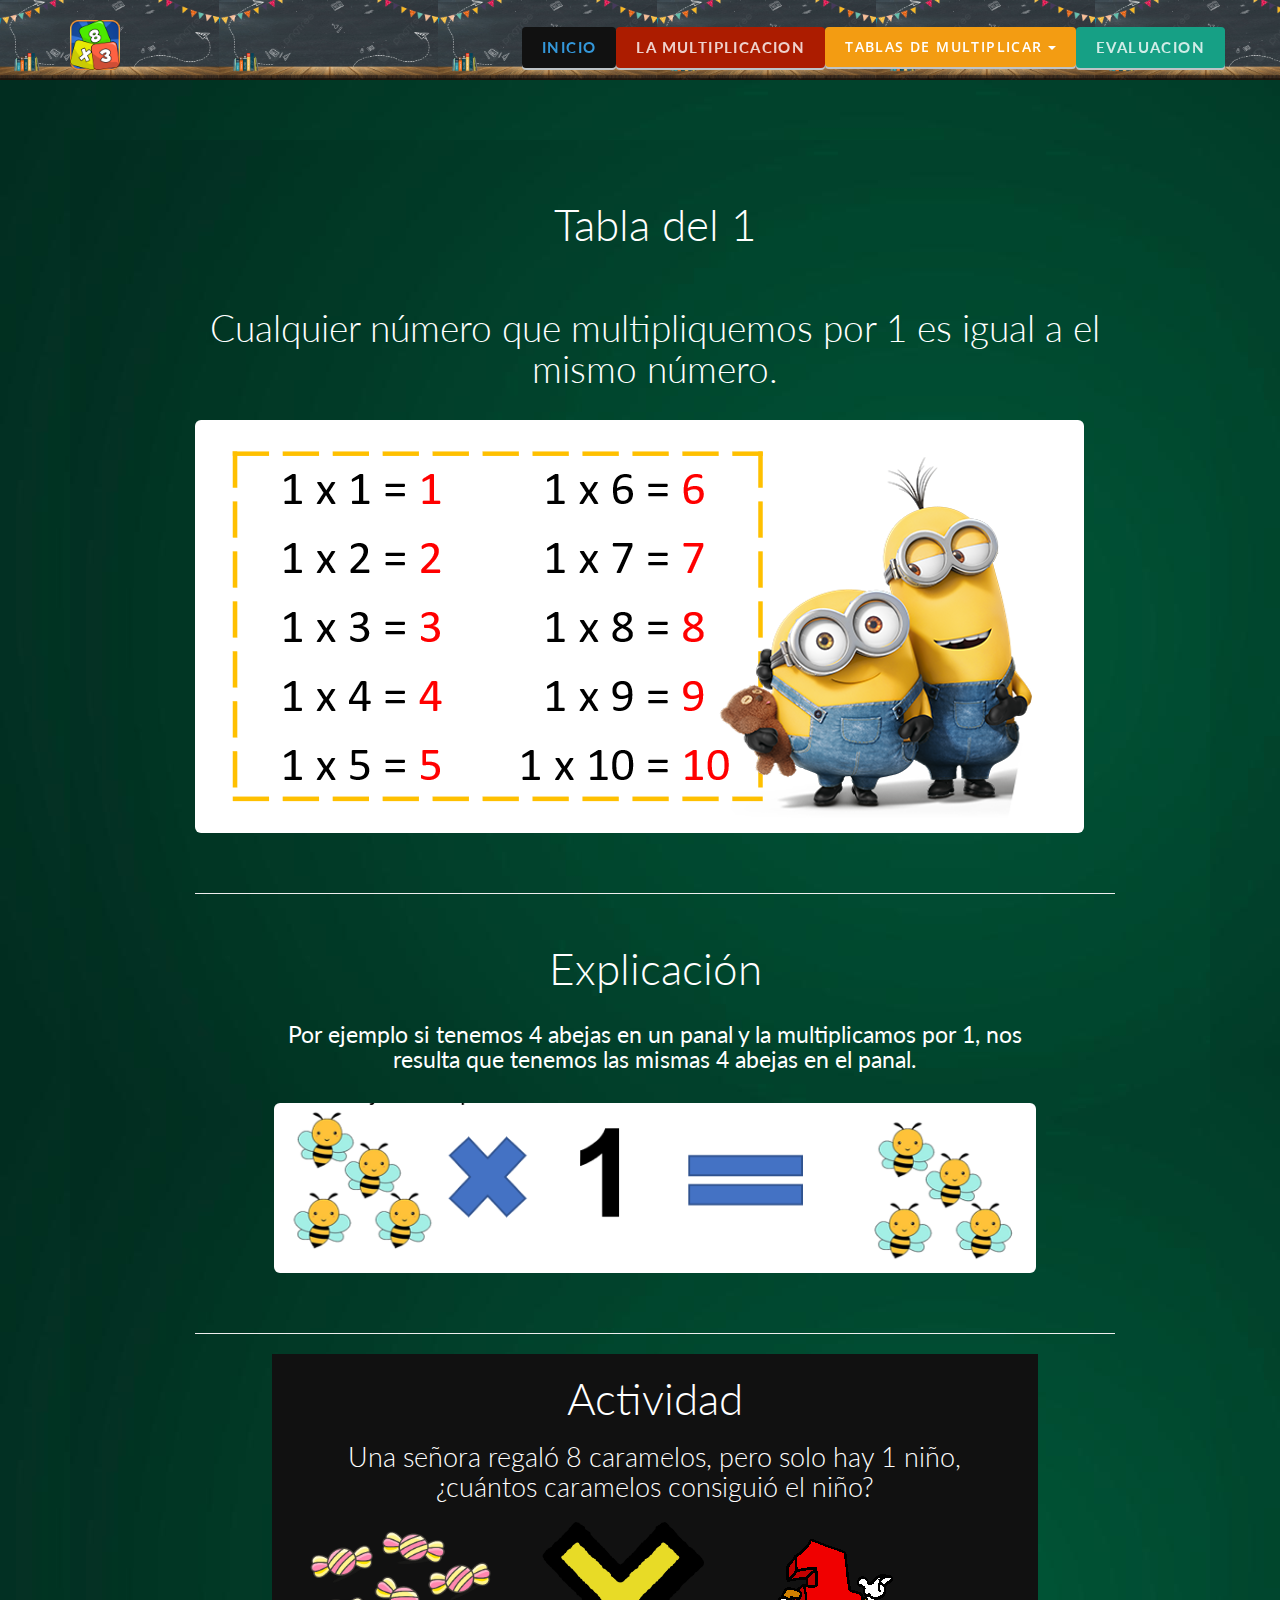
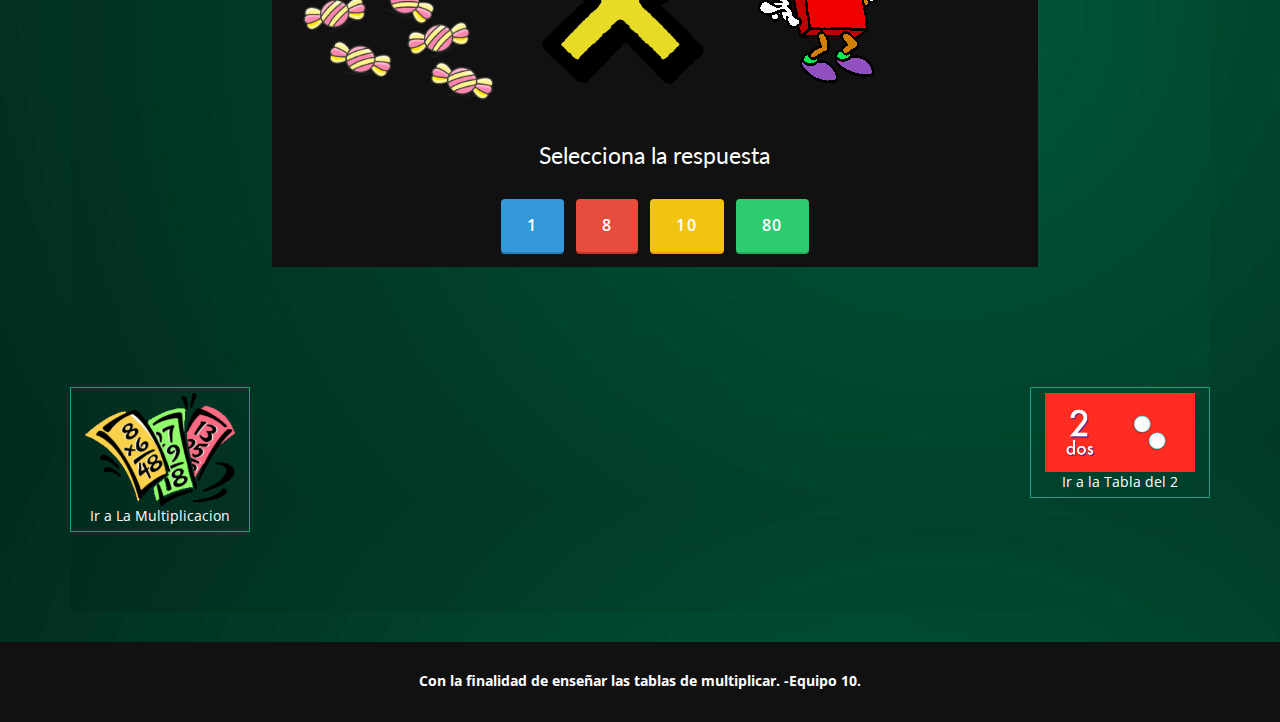
<file: paginas/tablad1.html>
<!DOCTYPE html> 
<html lang="en" style="height:100%;">
    <head> 
        <meta charset="utf-8"> 
        <title>Tabla del 1</title>
        <meta name="viewport" content="width=device-width, initial-scale=1.0"> 
        <meta name="keywords" content="pinegrow, blocks, bootstrap"/>
        <meta name="description" content="Aprender tablas"/>
        <link rel="shortcut icon" href="../images/multipers.png"> 
        <!-- Core CSS -->         
        <link href="../bootstrap/css/bootstrap.min.css" rel="stylesheet"> 
        <link href="../css/font-awesome.min.css" rel="stylesheet">
        <link href="http://fonts.googleapis.com/css?family=Open+Sans:300italic,400italic,600italic,700italic,400,300,600,700" rel="stylesheet">
        <link href="http://fonts.googleapis.com/css?family=Lato:300,400,700,300italic,400italic,700italic" rel="stylesheet">
        <!-- Style Library -->         
        <link href="../css/style-library-1.css" rel="stylesheet">
        <link href="../css/plugins.css" rel="stylesheet">
        <link href="../css/blocks.css" rel="stylesheet">
        <link href="../css/custom.css" rel="stylesheet">
        <!-- HTML5 shim, for IE6-8 support of HTML5 elements. All other JS at the end of file. -->         
        <!--[if lt IE 9]>
      <script src="js/html5shiv.js"></script>
      <script src="js/respond.min.js"></script>
    <![endif]-->         
    </head>     
    <body data-spy="scroll" data-target="nav" class="bg-black">
        <header id="header-1" class="header-1">
            <!-- Navbar -->
            <nav class="headroom headroom--pinned main-nav navbar-fixed-top" style="background-image:url('../images/fondop2.png');   background-size:contain;">
                <div class="container">
                    <!-- Brand and toggle -->
                    <div class="navbar-header">
                        <button type="button" class="navbar-toggle" data-toggle="collapse" data-target=".navbar-collapse">
                            <span class="sr-only">Toggle navigation</span>
                            <span class="icon-bar"></span>
                            <span class="icon-bar"></span>
                            <span class="icon-bar"></span>
                        </button>
                        <a href="../index.html"> <img class="brand-img img-responsive" src="../images/multipers.png" width="50" height="50"> </a>
                    </div>
                    <!-- Navigation -->
                    <div class="collapse navbar-collapse">
                        <ul class="nav navbar-nav navbar-right">
                            <li class="active nav-item">
                                <button type="button" class="bg-black bg-moonlight-hover btn btn-default white btn-link">
                                    <a href="../index.html">Inicio</a>
                                </button>
                                <link/>
                            </li>
                            <li class="nav-item">
                                <button type="button" class="bg-milanored btn btn-default white">
                                    <a href="lamultiplicacion.html">La multiplicacion</a>
                                </button>
                            </li>
                            <li class="nav-item dropdown">
                                <div class="btn-group">
                                    <button type="button" class="bg-orange btn btn-default dropdown-toggle white" data-toggle="dropdown">Tablas de multiplicar 
                                        <span class="caret"></span>
                                    </button>                                     
                                    <ul class="dropdown-menu" role="menu"> 
                                        <li>
                                            <a href="tablad1.html">Tabla del 1</a>
                                        </li>                                         
                                        <li class="divider"></li>                                         
                                        <li>
                                            <a href="tablad2.html">Tabla del 2</a>
                                        </li>                                         
                                        <li class="divider"></li>                                         
                                        <li>
                                            <a href="tablad3.html">Tabla del 3</a>
                                        </li>
                                        <li class="divider"></li>                                         
                                        <li>
                                            <a href="tablad4.html">Tabla del 4</a>
                                        </li>
                                        <li class="divider"></li>                                         
                                        <li>
                                            <a href="tablad5.html">Tabla del 5</a>
                                        </li>
                                        <li class="divider"></li>                                         
                                        <li>
                                            <a href="tablad6.html">Tabla del 6</a>
                                        </li>
                                        <li class="divider"></li>                                         
                                        <li>
                                            <a href="tablad7.html">Tabla del 7</a>
                                        </li>
                                        <li class="divider"></li>                                         
                                        <li>
                                            <a href="tablad8.html">Tabla del 8</a>
                                        </li>
                                        <li class="divider"></li>                                         
                                        <li>
                                            <a href="tablad9.html">Tabla del 9</a>
                                        </li>
                                        <li class="divider"></li>                                         
                                        <li>
                                            <a href="tablad10.html">Tabla del 10</a>
                                        </li>
                                    </ul>                                     
                                </div>
                            </li>
                            <li class="nav-item">
                                <button type="button" class="bg-aqua btn btn-default white">
                                    <a href="multiply.html">Evaluacion</a>
                                </button>
                            </li>
                            <!--//dropdown-->                             
                        </ul>
                        <!--//nav-->
                    </div>
                    <!--// End Navigation -->
                </div>
                <!--// End Container -->
            </nav>
            <!--// End Navbar -->
        </header>
        <section class="content-block-nopad footer-wrap-1-2" style="background-image:url('../images/fondow.jpg');">
            <div class="container footer-1-2">
                <div class="big-social row">
</div>
                <div class="blog-1 content-block" style="background-image:url('../images/fondow.jpg');">
                    <div class="container text-center">
                        <div class="underlined-title">
                            <h1 class="white">Tabla del 1</h1>
                        </div>
                        <div class="col-sm-10 col-sm-offset-1">
                            <div class="post">
                                <h2 class="white">Cualquier número que multipliquemos por 1 es igual a el mismo número.</h2>
                                <img class="img-responsive img-rounded" src="../images/tabla1.png">
                            </div>
                            <hr>
                            <div class="post">
                                <h1 class="white">Explicación</h1>
                                <div class="row">
                                    <div class="col-sm-10 col-sm-offset-1">
                                        <h4 class="white">Por ejemplo si tenemos 4 abejas en un panal y la multiplicamos por 1, nos resulta que tenemos las mismas 4 abejas en el panal.</h4>
                                        <img class="img-responsive img-rounded" src="../images/exp1.png">
                                    </div>
                                </div>
                            </div>
                            <hr>
                            <div class="bg-black col-sm-10 col-sm-offset-1">
                                <h1 class="white">Actividad</h1>
                                <h3 class="white">Una señora regaló 8 caramelos, pero solo hay 1 niño, <br>¿cuántos caramelos consiguió el niño?</h3>
                                <div class="row"> 
                                    <div class="col-md-4">
                                        <img class="img-rounded img-responsive" src="../images/caramelo1.png">
                                    </div>                                     
                                    <div class="col-md-3">
                                        <img class="img-rounded img-responsive" src="../images/xmult.png">
                                    </div>                                     
                                    <div class="col-md-4">
                                        <img class="img-rounded img-responsive" src="../images/1gif.gif">
                                    </div>                                     
                                </div>
                                <div class="text-center">
                                    <br>
                                    <h4 class="white">Selecciona la respuesta</h4>
                                    <a tabindex="0" class="btn btn-info btn-lg" role="button" data-placement="bottom" data-toggle="popover" data-trigger="focus" data-content="Incorrecto" data-dismiss="500">1</a>
                                    &nbsp;
                                    <a tabindex="0" class="btn btn-danger btn-lg" role="button" data-placement="bottom" data-toggle="popover" data-trigger="focus" data-content="¡Correcto!" data-dismiss="500">8</a>
                                    &nbsp;
                                    <a tabindex="0" class="btn btn-lg btn-warning" role="button" data-placement="bottom" data-toggle="popover" data-trigger="focus" data-content="Incorrecto" data-dismiss="500">10</a>                                    &nbsp;
                                    <a tabindex="0" class="btn btn-lg btn-success" role="button" data-placement="bottom" data-toggle="popover" data-trigger="focus" data-content="Incorrecto" data-dismiss="500">80</a>
                                </div>
                            </div>
                        </div>
                        <!-- /.col-sm-10 -->
                    </div>
                    <br>
                    <br>
                    <br>
                    <br>
                    <br>
                    <!-- /.container -->
                    <ul class="pager"> 
                        <li class="previous">
                            <a href="lamultiplicacion.html" class="bg-black-hover bg-transparent white white-hover"><img class="brand-img img-responsive" src="../images/multiplicacion.png">Ir a La Multiplicacion</a>
                        </li>                         
                        <li class="next">
                            <a href="tablad2.html" class="bg-black-hover bg-transparent white white-hover"><img class="brand-img img-responsive" src="../images/2.png">Ir a la Tabla del 2</a>
                        </li>                         
                    </ul>
                </div>
            </div>
            <!-- /.container -->
        </section>
        <section class="bg-orange content-block-nopad footer-wrap-1-2">
            <!-- /.container -->
        </section>
        <div class="bg-transparent copyright-bar-2">
            <div class="container text-center">
                <p>Con la finalidad de enseñar las tablas de multiplicar. -Equipo 10.</p>
            </div>
        </div>
        <script type="text/javascript" src="../js/jquery-1.11.1.min.js"></script>         
        <script type="text/javascript" src="../js/bootstrap.min.js"></script>         
        <script type="text/javascript" src="../js/plugins.js"></script>
        <script src="https://maps.google.com/maps/api/js?sensor=true"></script>
        <script type="text/javascript" src="../js/bskit-scripts.js"></script>         
        <script>
    $(function() {
    $('[data-toggle="popover"]').popover();
        $('.popover-dismiss').popover({
             trigger: 'focus'
})
})
</script>
        <script>
    $(function() {
    $('[data-toggle="popover"]').popover();
        $('.popover-dismiss').popover({
             trigger: 'focus'
})
})
</script>
    </body>     
</html>
</file>
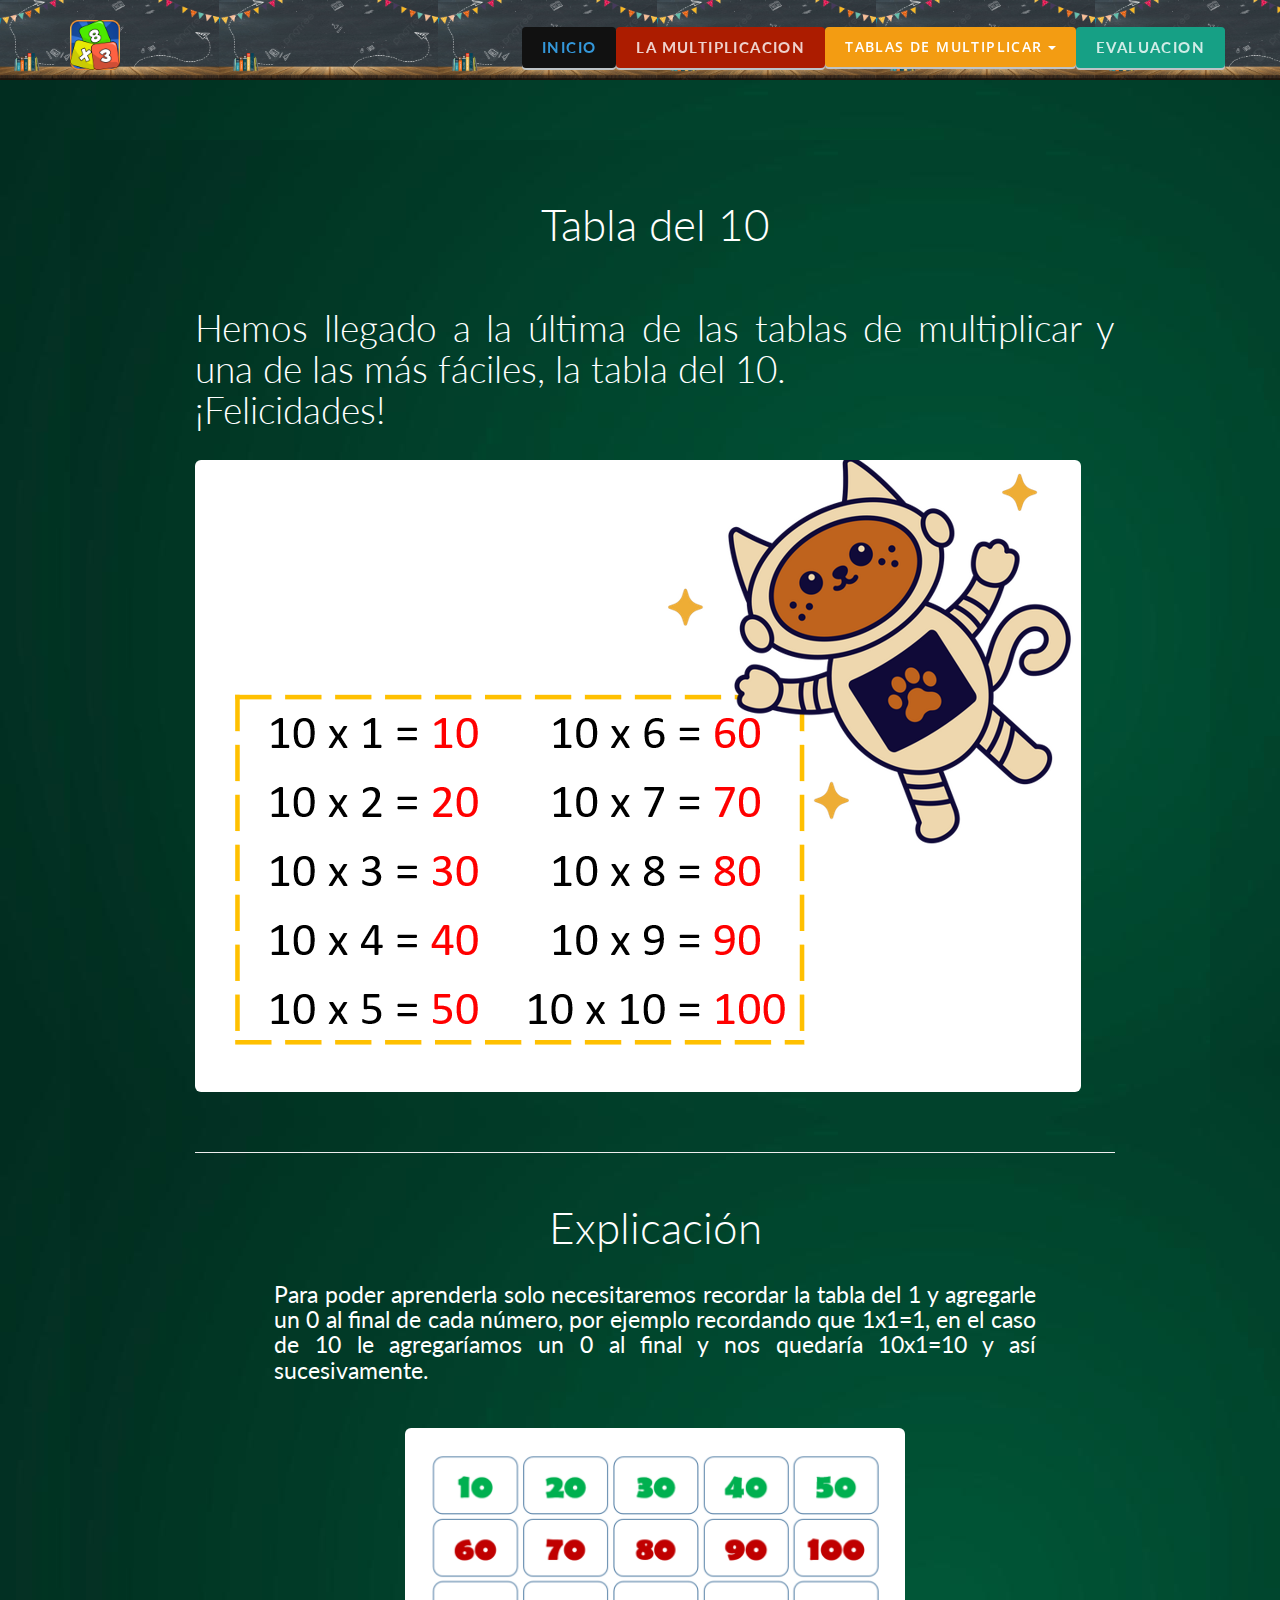
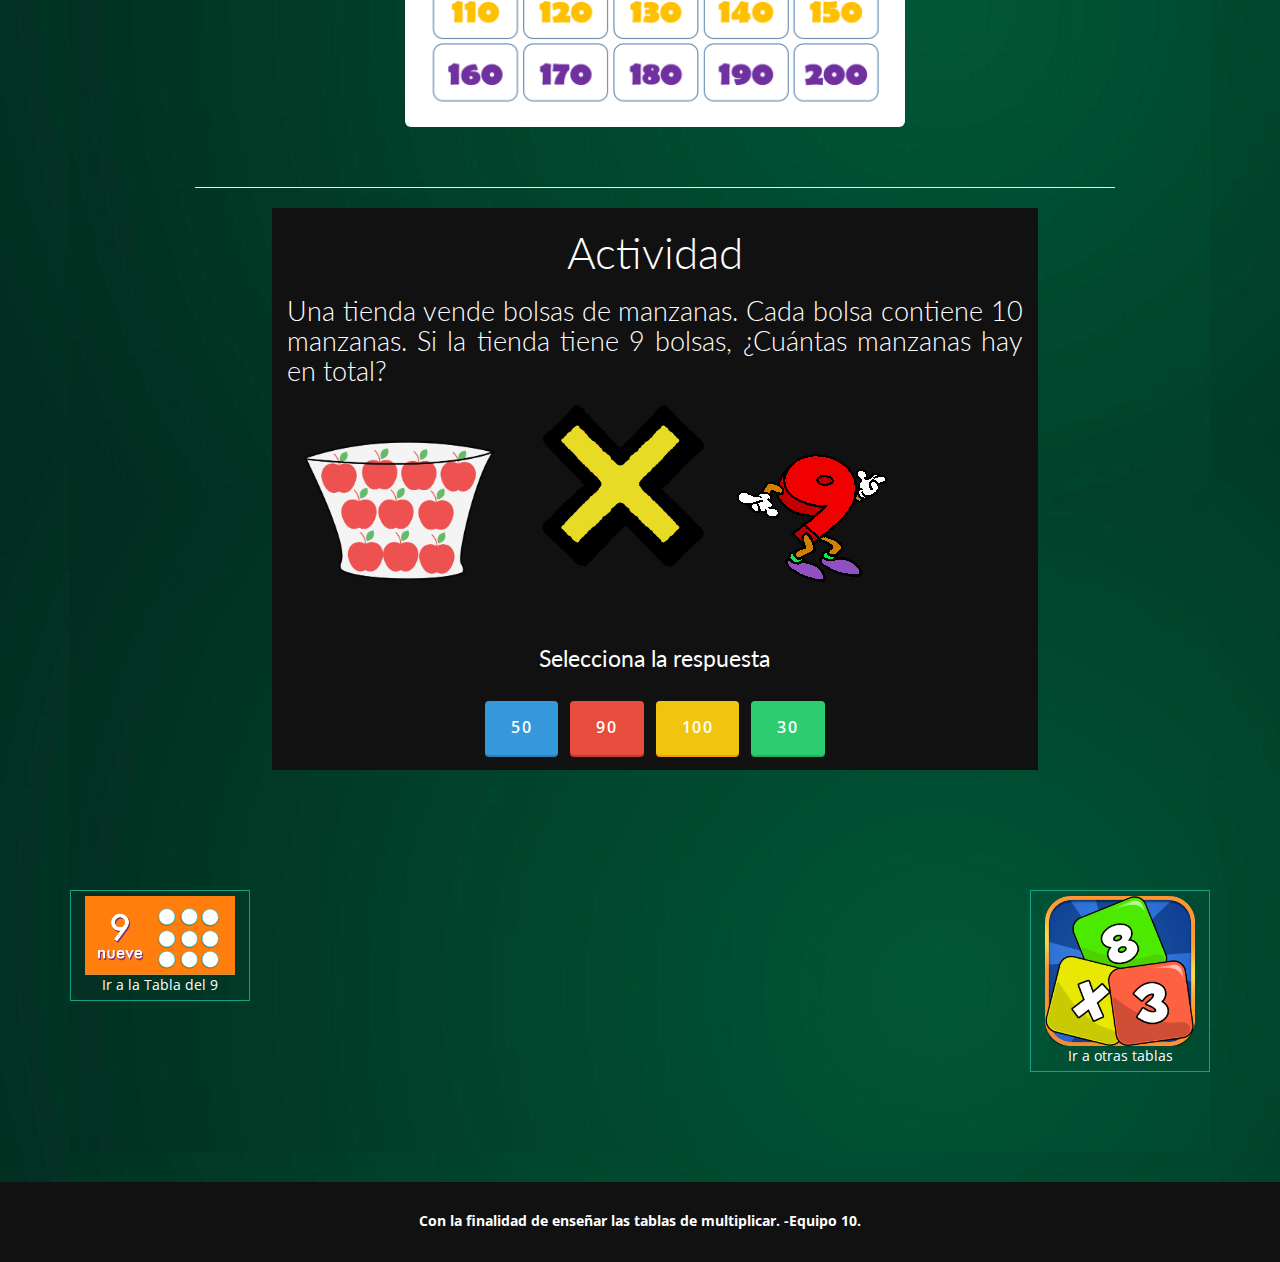
<file: paginas/tablad10.html>
<!DOCTYPE html> 
<html lang="en" style="height:100%;">
    <head> 
        <meta charset="utf-8"> 
        <title>Tabla del 10</title>
        <meta name="viewport" content="width=device-width, initial-scale=1.0"> 
        <meta name="keywords" content="pinegrow, blocks, bootstrap"/>
        <meta name="description" content="Aprender tablas"/>
        <link rel="shortcut icon" href="../images/multipers.png"> 
        <!-- Core CSS -->         
        <link href="../bootstrap/css/bootstrap.min.css" rel="stylesheet"> 
        <link href="../css/font-awesome.min.css" rel="stylesheet">
        <link href="http://fonts.googleapis.com/css?family=Open+Sans:300italic,400italic,600italic,700italic,400,300,600,700" rel="stylesheet">
        <link href="http://fonts.googleapis.com/css?family=Lato:300,400,700,300italic,400italic,700italic" rel="stylesheet">
        <!-- Style Library -->         
        <link href="../css/style-library-1.css" rel="stylesheet">
        <link href="../css/plugins.css" rel="stylesheet">
        <link href="../css/blocks.css" rel="stylesheet">
        <link href="../css/custom.css" rel="stylesheet">
        <!-- HTML5 shim, for IE6-8 support of HTML5 elements. All other JS at the end of file. -->         
        <!--[if lt IE 9]>
      <script src="js/html5shiv.js"></script>
      <script src="js/respond.min.js"></script>
    <![endif]-->         
    </head>     
    <body data-spy="scroll" data-target="nav" class="bg-black">
        <header id="header-1" class="header-1">
            <!-- Navbar -->
            <nav class="headroom headroom--pinned main-nav navbar-fixed-top" style="background-image:url('../images/fondop2.png');   background-size:contain;
">
                <div class="container">
                    <!-- Brand and toggle -->
                    <div class="navbar-header">
                        <button type="button" class="navbar-toggle" data-toggle="collapse" data-target=".navbar-collapse">
                            <span class="sr-only">Toggle navigation</span>
                            <span class="icon-bar"></span>
                            <span class="icon-bar"></span>
                            <span class="icon-bar"></span>
                        </button>
                        <a href="../index.html"> <img class="brand-img img-responsive" src="../images/multipers.png" width="50" height="50"> </a>
                    </div>
                    <!-- Navigation -->
                    <div class="collapse navbar-collapse">
                        <ul class="nav navbar-nav navbar-right">
                            <li class="active nav-item">
                                <button type="button" class="bg-black bg-moonlight-hover btn btn-default white btn-link">
                                    <a href="../index.html">Inicio</a>
                                </button>
                                <link/>
                            </li>
                            <li class="nav-item">
                                <button type="button" class="bg-milanored btn btn-default white">
                                    <a href="lamultiplicacion.html">La multiplicacion</a>
                                </button>
                            </li>
                            <li class="nav-item dropdown">
                                <div class="btn-group">
                                    <button type="button" class="bg-orange btn btn-default dropdown-toggle white" data-toggle="dropdown">Tablas de multiplicar 
                                        <span class="caret"></span>
                                    </button>                                     
                                    <ul class="dropdown-menu" role="menu"> 
                                        <li>
                                            <a href="tablad1.html">Tabla del 1</a>
                                        </li>                                         
                                        <li class="divider"></li>                                         
                                        <li>
                                            <a href="tablad2.html">Tabla del 2</a>
                                        </li>                                         
                                        <li class="divider"></li>                                         
                                        <li>
                                            <a href="tablad3.html">Tabla del 3</a>
                                        </li>
                                        <li class="divider"></li>                                         
                                        <li>
                                            <a href="tablad4.html">Tabla del 4</a>
                                        </li>
                                        <li class="divider"></li>                                         
                                        <li>
                                            <a href="tablad5.html">Tabla del 5</a>
                                        </li>
                                        <li class="divider"></li>                                         
                                        <li>
                                            <a href="tablad6.html">Tabla del 6</a>
                                        </li>
                                        <li class="divider"></li>                                         
                                        <li>
                                            <a href="tablad7.html">Tabla del 7</a>
                                        </li>
                                        <li class="divider"></li>                                         
                                        <li>
                                            <a href="tablad8.html">Tabla del 8</a>
                                        </li>
                                        <li class="divider"></li>                                         
                                        <li>
                                            <a href="tablad9.html">Tabla del 9</a>
                                        </li>
                                        <li class="divider"></li>                                         
                                        <li>
                                            <a href="tablad10.html">Tabla del 10</a>
                                        </li>
                                    </ul>                                     
                                </div>
                            </li>
                            <li class="nav-item">
                                <button type="button" class="bg-aqua btn btn-default white">
                                    <a href="multiply.html">Evaluacion</a>
                                </button>
                            </li>
                            <!--//dropdown-->                             
                        </ul>
                        <!--//nav-->
                    </div>
                    <!--// End Navigation -->
                </div>
                <!--// End Container -->
            </nav>
            <!--// End Navbar -->
        </header>
        <section class="content-block-nopad footer-wrap-1-2" style="background-image:url('../images/fondow.jpg');">
            <div class="container footer-1-2">
                <div class="big-social row">
</div>
                <div class="blog-1 content-block" style="background-image:url('../images/fondow.jpg');">
                    <div class="container text-center">
                        <div class="underlined-title">
                            <h1 class="white">Tabla del 10</h1>
                        </div>
                        <div class="col-sm-10 col-sm-offset-1">
                            <div class="post">
                                <h2 class="text-justify white">Hemos llegado a la última de las tablas de multiplicar y una de las más fáciles, la tabla del 10. <br>¡Felicidades!</h2>
                                <img class="img-responsive img-rounded" src="../images/tabla10.png">
                            </div>
                            <hr>
                            <div class="post">
                                <h1 class="white">Explicación</h1>
                                <div class="row">
                                    <div class="col-sm-10 col-sm-offset-1">
                                        <h4 class="text-justify white">Para poder aprenderla solo necesitaremos recordar la tabla del 1 y agregarle un 0 al final de cada número, por ejemplo  recordando que 1x1=1, en el caso de 10 le agregaríamos un 0 al final y nos quedaría 10x1=10 y así sucesivamente.</h4>
                                        <img class="img-rounded responsive" src="../images/exp10.png" width="500">
                                    </div>
                                </div>
                            </div>
                            <hr>
                            <div class="bg-black col-sm-10 col-sm-offset-1">
                                <h1 class="white">Actividad</h1>
                                <h3 class="text-justify white">Una tienda vende bolsas de manzanas. Cada bolsa contiene 10 manzanas. Si la tienda tiene 9 bolsas, ¿Cuántas manzanas hay en total?</h3>
                                <div class="row"> 
                                    <div class="col-md-4">
                                        <img class="img-rounded img-responsive" src="../images/manzanas.png">
                                    </div>                                     
                                    <div class="col-md-3">
                                        <img class="img-rounded img-responsive" src="../images/xmult.png">
                                    </div>                                     
                                    <div class="col-md-4">
                                        <img class="img-rounded img-responsive" src="../images/9gif.gif">
                                    </div>                                     
                                </div>
                                <div class="text-center">
                                    <br>
                                    <h4 class="white">Selecciona la respuesta</h4>
                                    <a tabindex="0" class="btn btn-info btn-lg" role="button" data-placement="bottom" data-toggle="popover" data-trigger="focus" data-content="Incorrecto" data-dismiss="500">50</a>
                                    &nbsp;
                                    <a tabindex="0" class="btn btn-danger btn-lg" role="button" data-placement="bottom" data-toggle="popover" data-trigger="focus" data-content="¡Correcto!" data-dismiss="500">90</a>
                                    &nbsp;
                                    <a tabindex="0" class="btn btn-lg btn-warning" role="button" data-placement="bottom" data-toggle="popover" data-trigger="focus" data-content="Incorrecto" data-dismiss="500">100</a>                                    &nbsp;
                                    <a tabindex="0" class="btn btn-lg btn-success" role="button" data-placement="bottom" data-toggle="popover" data-trigger="focus" data-content="Incorrecto" data-dismiss="500">30</a>
                                </div>
                            </div>
                        </div>
                        <!-- /.col-sm-10 -->
                    </div>
                    <br>
                    <br>
                    <br>
                    <br>
                    <br>
                    <!-- /.container -->
                    <ul class="pager"> 
                        <li class="previous">
                            <a href="tablad9.html" class="bg-black-hover bg-transparent white white-hover"><img class="brand-img img-responsive" src="../images/9.png">Ir a la Tabla del 9</a>
                        </li>                         
                        <li class="next">
                            <a href="selectortablas.html" class="bg-black-hover bg-transparent white white-hover"><img class="brand-img img-responsive" src="../images/multipers.png">Ir a otras tablas</a>
                        </li>                         
                    </ul>
                </div>
            </div>
            <!-- /.container -->
        </section>
        <section class="bg-orange content-block-nopad footer-wrap-1-2">
            <!-- /.container -->
        </section>
        <div class="bg-transparent copyright-bar-2">
            <div class="container text-center">
                <p>Con la finalidad de enseñar las tablas de multiplicar. -Equipo 10.</p>
            </div>
        </div>
        <script type="text/javascript" src="../js/jquery-1.11.1.min.js"></script>         
        <script type="text/javascript" src="../js/bootstrap.min.js"></script>         
        <script type="text/javascript" src="../js/plugins.js"></script>
        <script src="https://maps.google.com/maps/api/js?sensor=true"></script>
        <script type="text/javascript" src="../js/bskit-scripts.js"></script>         
        <script>
    $(function() {
    $('[data-toggle="popover"]').popover();
        $('.popover-dismiss').popover({
             trigger: 'focus'
})
})
</script>
        <script>
    $(function() {
    $('[data-toggle="popover"]').popover();
        $('.popover-dismiss').popover({
             trigger: 'focus'
})
})
</script>
    </body>     
</html>
</file>
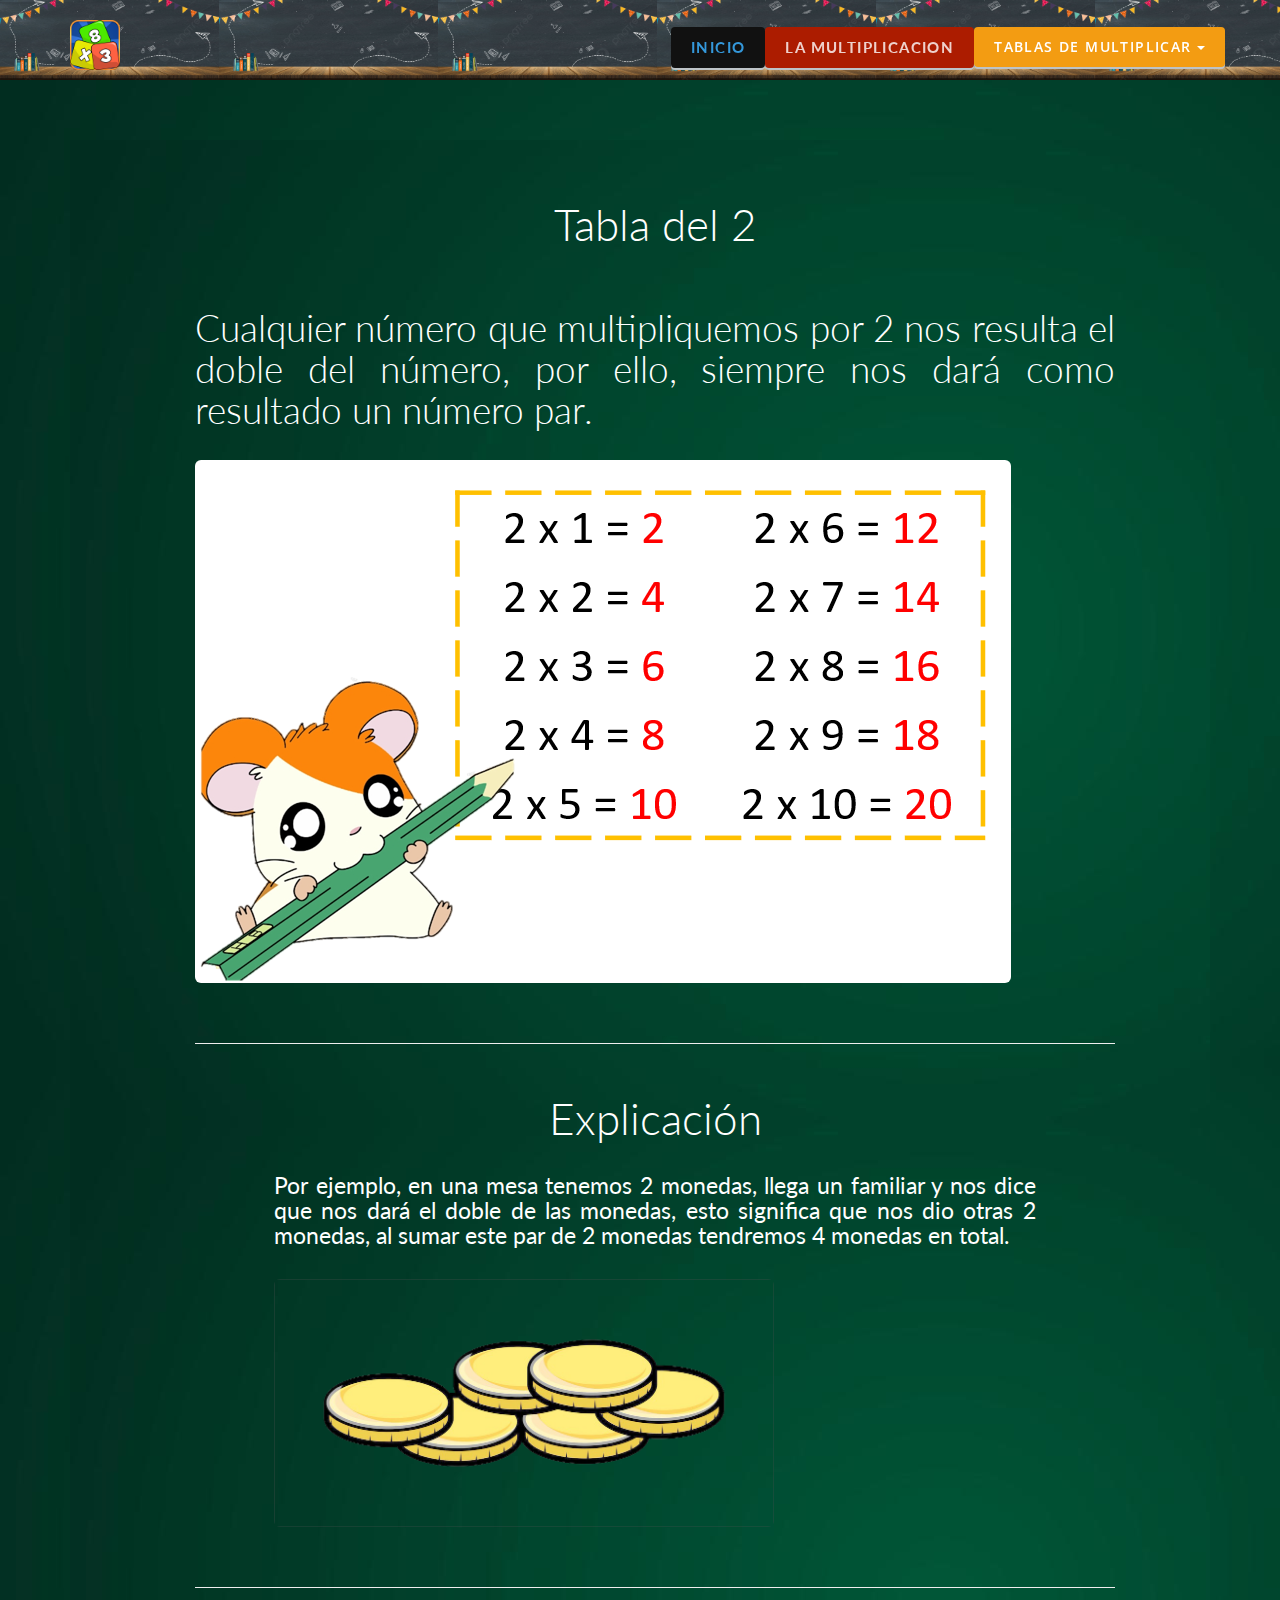
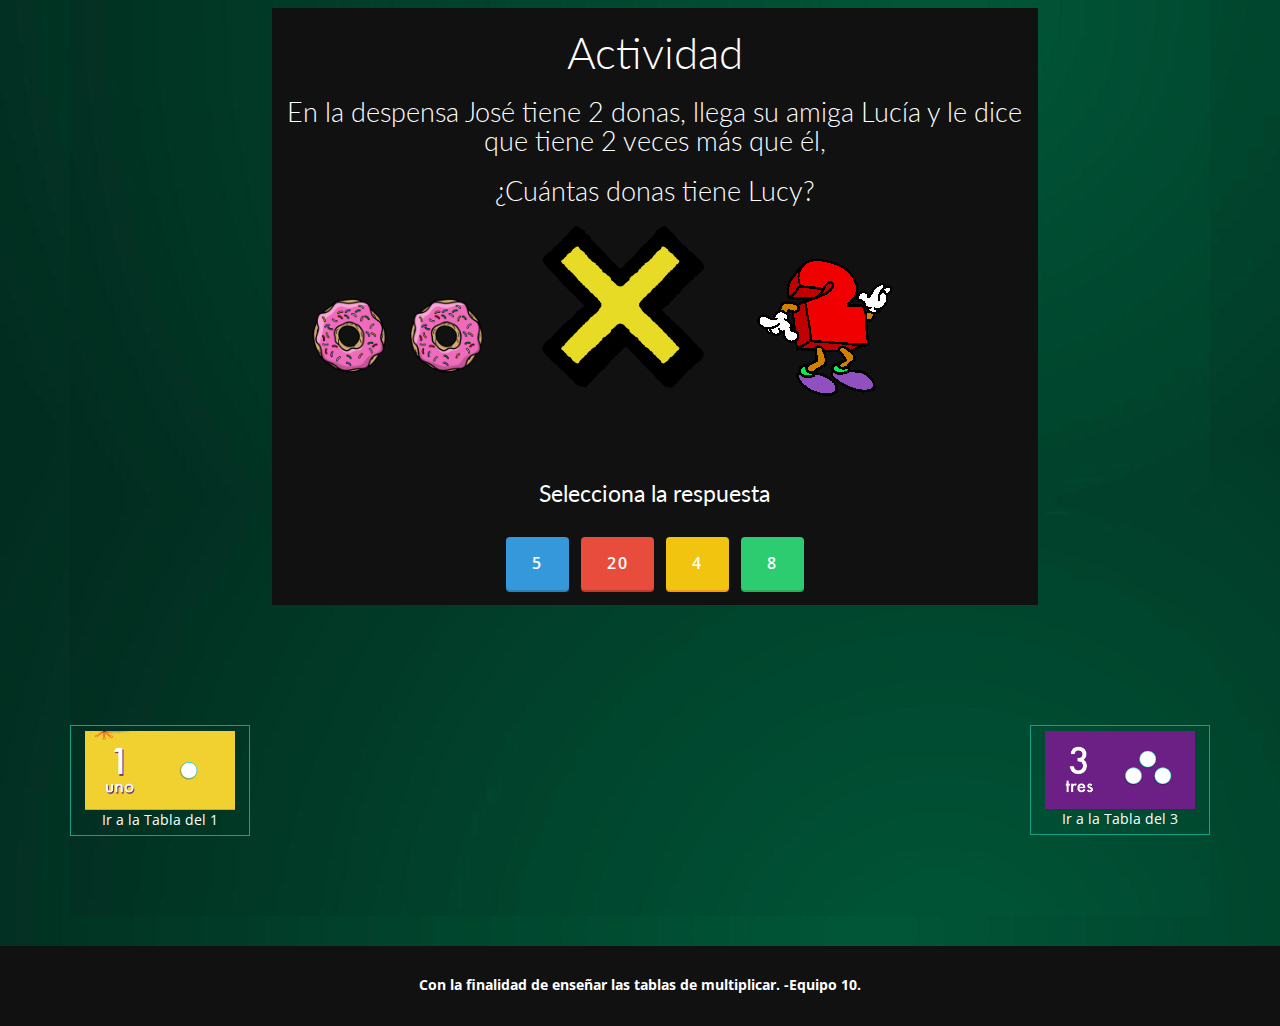
<file: paginas/tablad2.html>
<!DOCTYPE html> 
<html lang="en" style="height:100%;">
    <head> 
        <meta charset="utf-8"> 
        <title>Tabla del 2</title>
        <meta name="viewport" content="width=device-width, initial-scale=1.0"> 
        <meta name="keywords" content="pinegrow, blocks, bootstrap"/>
        <meta name="description" content="Aprender tablas"/>
        <link rel="shortcut icon" href="../images/multipers.png"> 
        <!-- Core CSS -->         
        <link href="../bootstrap/css/bootstrap.min.css" rel="stylesheet"> 
        <link href="../css/font-awesome.min.css" rel="stylesheet">
        <link href="http://fonts.googleapis.com/css?family=Open+Sans:300italic,400italic,600italic,700italic,400,300,600,700" rel="stylesheet">
        <link href="http://fonts.googleapis.com/css?family=Lato:300,400,700,300italic,400italic,700italic" rel="stylesheet">
        <!-- Style Library -->         
        <link href="../css/style-library-1.css" rel="stylesheet">
        <link href="../css/plugins.css" rel="stylesheet">
        <link href="../css/blocks.css" rel="stylesheet">
        <link href="../css/custom.css" rel="stylesheet">
        <!-- HTML5 shim, for IE6-8 support of HTML5 elements. All other JS at the end of file. -->         
        <!--[if lt IE 9]>
      <script src="js/html5shiv.js"></script>
      <script src="js/respond.min.js"></script>
    <![endif]-->         
    </head>     
    <body data-spy="scroll" data-target="nav" class="bg-black">
        <header id="header-1" class="header-1">
            <!-- Navbar -->
            <nav class="headroom headroom--pinned main-nav navbar-fixed-top" style="background-image:url('../images/fondop2.png');   background-size:contain;
">
                <div class="container">
                    <!-- Brand and toggle -->
                    <div class="navbar-header">
                        <button type="button" class="navbar-toggle" data-toggle="collapse" data-target=".navbar-collapse">
                            <span class="sr-only">Toggle navigation</span>
                            <span class="icon-bar"></span>
                            <span class="icon-bar"></span>
                            <span class="icon-bar"></span>
                        </button>
                        <a href="../index.html"> <img class="brand-img img-responsive" src="../images/multipers.png" width="50" height="50"> </a>
                    </div>
                    <!-- Navigation -->
                    <div class="collapse navbar-collapse">
                        <ul class="nav navbar-nav navbar-right">
                            <li class="active nav-item">
                                <button type="button" class="bg-black bg-moonlight-hover btn btn-default white btn-link">
                                    <a href="../index.html">Inicio</a>
                                </button>
                                <link/>
                            </li>
                            <li class="nav-item">
                                <button type="button" class="bg-milanored btn btn-default white">
                                    <a href="lamultiplicacion.html">La multiplicacion</a>
                                </button>
                            </li>
                            <li class="nav-item dropdown">
                                <div class="btn-group">
                                    <button type="button" class="bg-orange btn btn-default dropdown-toggle white" data-toggle="dropdown">Tablas de multiplicar 
                                        <span class="caret"></span>
                                    </button>                                     
                                    <ul class="dropdown-menu" role="menu"> 
                                        <li>
                                            <a href="tablad1.html">Tabla del 1</a>
                                        </li>                                         
                                        <li class="divider"></li>                                         
                                        <li>
                                            <a href="tablad2.html">Tabla del 2</a>
                                        </li>                                         
                                        <li class="divider"></li>                                         
                                        <li>
                                            <a href="tablad3.html">Tabla del 3</a>
                                        </li>
                                        <li class="divider"></li>                                         
                                        <li>
                                            <a href="tablad4.html">Tabla del 4</a>
                                        </li>
                                        <li class="divider"></li>                                         
                                        <li>
                                            <a href="tablad5.html">Tabla del 5</a>
                                        </li>
                                        <li class="divider"></li>                                         
                                        <li>
                                            <a href="tablad6.html">Tabla del 6</a>
                                        </li>
                                        <li class="divider"></li>                                         
                                        <li>
                                            <a href="tablad7.html">Tabla del 7</a>
                                        </li>
                                        <li class="divider"></li>                                         
                                        <li>
                                            <a href="tablad8.html">Tabla del 8</a>
                                        </li>
                                        <li class="divider"></li>                                         
                                        <li>
                                            <a href="tablad9.html">Tabla del 9</a>
                                        </li>
                                        <li class="divider"></li>                                         
                                        <li>
                                            <a href="tablad10.html">Tabla del 10</a>
                                        </li>
                                    </ul>                                     
                                </div>
                            </li>
                            <!--//dropdown-->                             
                        </ul>
                        <!--//nav-->
                    </div>
                    <!--// End Navigation -->
                </div>
                <!--// End Container -->
            </nav>
            <!--// End Navbar -->
        </header>
        <section class="content-block-nopad footer-wrap-1-2" style="background-image:url('../images/fondow.jpg');">
            <div class="container footer-1-2">
                <div class="big-social row">
</div>
                <div class="blog-1 content-block" style="background-image:url('../images/fondow.jpg');">
                    <div class="container text-center">
                        <div class="underlined-title">
                            <h1 class="white">Tabla del 2</h1>
                        </div>
                        <div class="col-sm-10 col-sm-offset-1">
                            <div class="post">
                                <h2 class="text-justify white">Cualquier número que multipliquemos por 2 nos resulta el doble del número, por ello, siempre nos dará como resultado un número par.</h2>
                                <img class="img-responsive img-rounded" src="../images/tabla2.png">
                            </div>
                            <hr>
                            <div class="post">
                                <h1 class="white">Explicación</h1>
                                <div class="row">
                                    <div class="col-sm-10 col-sm-offset-1">
                                        <h4 class="text-justify white">Por ejemplo, en una mesa tenemos 2 monedas, llega un familiar y nos dice que nos dará el doble de las monedas, esto significa que nos dio otras 2 monedas,  al sumar este par de 2 monedas tendremos 4 monedas en total.</h4>
                                        <img class="img-responsive img-rounded responsive" src="../images/exp2.png" width="500">
                                    </div>
                                </div>
                            </div>
                            <hr>
                            <div class="bg-black col-sm-10 col-sm-offset-1">
                                <h1 class="white">Actividad</h1>
                                <h3 class="white">En la despensa José tiene 2 donas, llega su amiga Lucía y le dice que tiene 2 veces más que él,</h3>
                                <h3 class="white">¿Cuántas donas tiene Lucy?</h3>
                                <div class="row"> 
                                    <div class="col-md-4">
                                        <img class="img-rounded img-responsive" src="../images/donas.png">
                                    </div>                                     
                                    <div class="col-md-3">
                                        <img class="img-rounded img-responsive" src="../images/xmult.png">
                                    </div>                                     
                                    <div class="col-md-4">
                                        <img class="img-rounded img-responsive" src="../images/2gif.gif">
                                    </div>                                     
                                </div>
                                <div class="text-center">
                                    <br>
                                    <h4 class="white">Selecciona la respuesta</h4>
                                    <a tabindex="0" class="btn btn-info btn-lg" role="button" data-placement="bottom" data-toggle="popover" data-trigger="focus" data-content="Incorrecto" data-dismiss="500">5</a>
                                    &nbsp;
                                    <a tabindex="0" class="btn btn-danger btn-lg" role="button" data-placement="bottom" data-toggle="popover" data-trigger="focus" data-content="Incorrecto" data-dismiss="500">20</a>
                                    &nbsp;
                                    <a tabindex="0" class="btn btn-lg btn-warning" role="button" data-placement="bottom" data-toggle="popover" data-trigger="focus" data-content="¡Correcto!" data-dismiss="500">4</a>                                    &nbsp;
                                    <a tabindex="0" class="btn btn-lg btn-success" role="button" data-placement="bottom" data-toggle="popover" data-trigger="focus" data-content="Incorrecto" data-dismiss="500">8</a>
                                </div>
                            </div>
                        </div>
                        <!-- /.col-sm-10 -->
                    </div>
                    <br>
                    <br>
                    <br>
                    <br>
                    <br>
                    <!-- /.container -->
                    <ul class="pager"> 
                        <li class="previous">
                            <a href="tablad1.html" class="bg-black-hover bg-transparent white white-hover"><img class="brand-img img-responsive" src="../images/1.png">Ir a la Tabla del 1</a>
                        </li>                         
                        <li class="next">
                            <a href="tablad3.html" class="bg-black-hover bg-transparent white white-hover"><img class="brand-img img-responsive" src="../images/3.png">Ir a la Tabla del 3</a>
                        </li>                         
                    </ul>
                </div>
            </div>
            <!-- /.container -->
        </section>
        <section class="bg-orange content-block-nopad footer-wrap-1-2">
            <!-- /.container -->
        </section>
        <div class="bg-transparent copyright-bar-2">
            <div class="container text-center">
                <p>Con la finalidad de enseñar las tablas de multiplicar. -Equipo 10.</p>
            </div>
        </div>
        <script type="text/javascript" src="../js/jquery-1.11.1.min.js"></script>         
        <script type="text/javascript" src="../js/bootstrap.min.js"></script>         
        <script type="text/javascript" src="../js/plugins.js"></script>
        <script src="https://maps.google.com/maps/api/js?sensor=true"></script>
        <script type="text/javascript" src="../js/bskit-scripts.js"></script>         
        <script>
    $(function() {
    $('[data-toggle="popover"]').popover();
        $('.popover-dismiss').popover({
             trigger: 'focus'
})
})
</script>
        <script>
    $(function() {
    $('[data-toggle="popover"]').popover();
        $('.popover-dismiss').popover({
             trigger: 'focus'
})
})
</script>
    </body>     
</html>
</file>
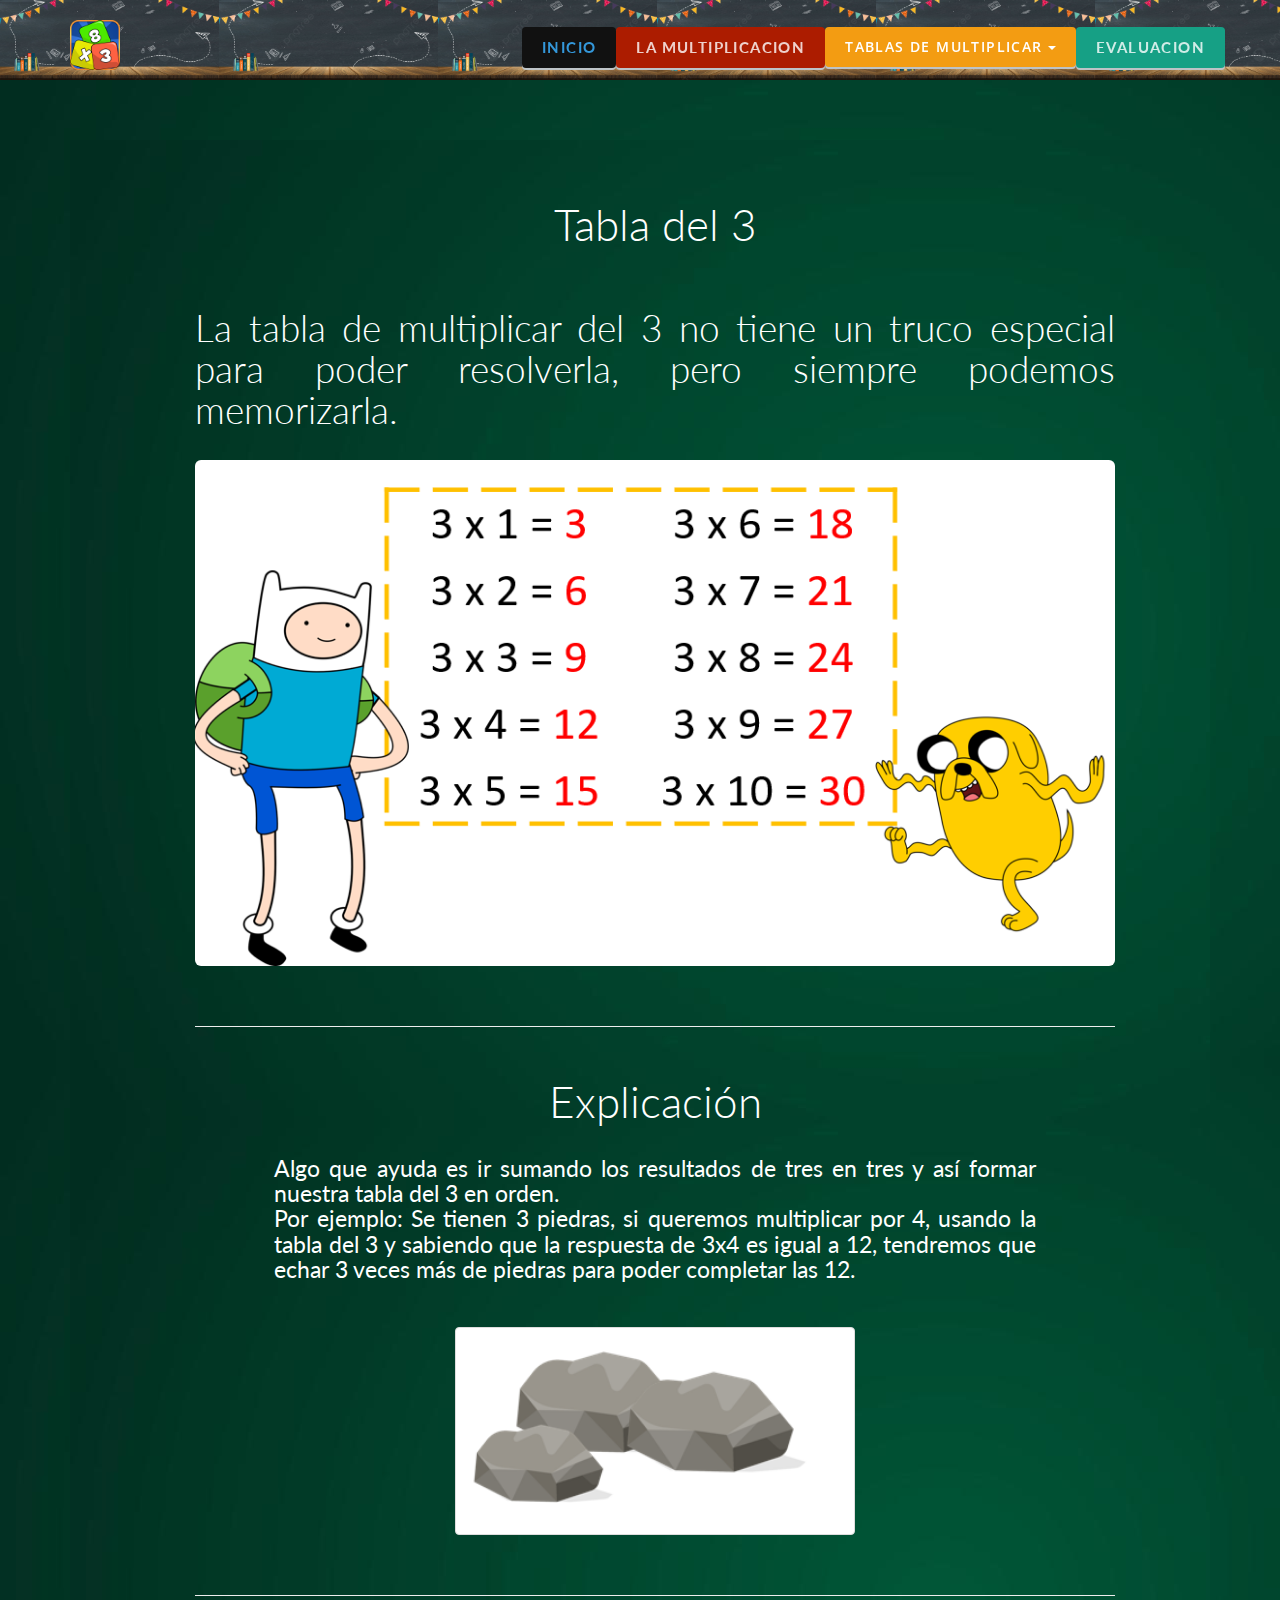
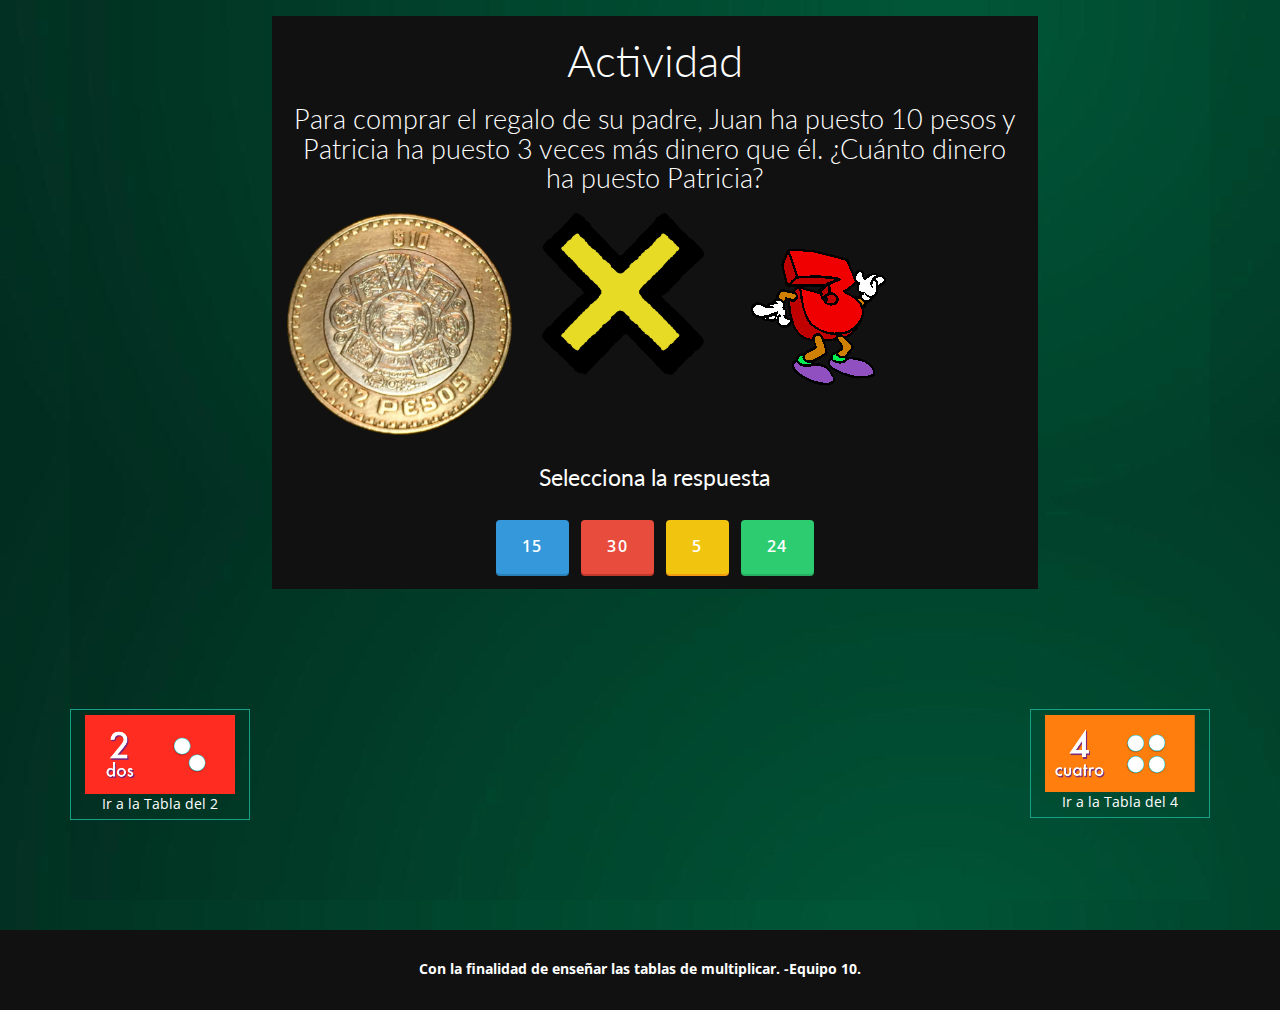
<file: paginas/tablad3.html>
<!DOCTYPE html> 
<html lang="en" style="height:100%;">
    <head> 
        <meta charset="utf-8"> 
        <title>Tabla del 3</title>
        <meta name="viewport" content="width=device-width, initial-scale=1.0"> 
        <meta name="keywords" content="pinegrow, blocks, bootstrap"/>
        <meta name="description" content="Aprender tablas"/>
        <link rel="shortcut icon" href="../images/multipers.png"> 
        <!-- Core CSS -->         
        <link href="../bootstrap/css/bootstrap.min.css" rel="stylesheet"> 
        <link href="../css/font-awesome.min.css" rel="stylesheet">
        <link href="http://fonts.googleapis.com/css?family=Open+Sans:300italic,400italic,600italic,700italic,400,300,600,700" rel="stylesheet">
        <link href="http://fonts.googleapis.com/css?family=Lato:300,400,700,300italic,400italic,700italic" rel="stylesheet">
        <!-- Style Library -->         
        <link href="../css/style-library-1.css" rel="stylesheet">
        <link href="../css/plugins.css" rel="stylesheet">
        <link href="../css/blocks.css" rel="stylesheet">
        <link href="../css/custom.css" rel="stylesheet">
        <!-- HTML5 shim, for IE6-8 support of HTML5 elements. All other JS at the end of file. -->         
        <!--[if lt IE 9]>
      <script src="js/html5shiv.js"></script>
      <script src="js/respond.min.js"></script>
    <![endif]-->         
    </head>     
    <body data-spy="scroll" data-target="nav" class="bg-black">
        <header id="header-1" class="header-1">
            <!-- Navbar -->
            <nav class="headroom headroom--pinned main-nav navbar-fixed-top" style="background-image:url('../images/fondop2.png');   background-size:contain;
">
                <div class="container">
                    <!-- Brand and toggle -->
                    <div class="navbar-header">
                        <button type="button" class="navbar-toggle" data-toggle="collapse" data-target=".navbar-collapse">
                            <span class="sr-only">Toggle navigation</span>
                            <span class="icon-bar"></span>
                            <span class="icon-bar"></span>
                            <span class="icon-bar"></span>
                        </button>
                        <a href="../index.html"> <img class="brand-img img-responsive" src="../images/multipers.png" width="50" height="50"> </a>
                    </div>
                    <!-- Navigation -->
                    <div class="collapse navbar-collapse">
                        <ul class="nav navbar-nav navbar-right">
                            <li class="active nav-item">
                                <button type="button" class="bg-black bg-moonlight-hover btn btn-default white btn-link">
                                    <a href="../index.html">Inicio</a>
                                </button>
                                <link/>
                            </li>
                            <li class="nav-item">
                                <button type="button" class="bg-milanored btn btn-default white">
                                    <a href="lamultiplicacion.html">La multiplicacion</a>
                                </button>
                            </li>
                            <li class="nav-item dropdown">
                                <div class="btn-group">
                                    <button type="button" class="bg-orange btn btn-default dropdown-toggle white" data-toggle="dropdown">Tablas de multiplicar 
                                        <span class="caret"></span>
                                    </button>                                     
                                    <ul class="dropdown-menu" role="menu"> 
                                        <li>
                                            <a href="tablad1.html">Tabla del 1</a>
                                        </li>                                         
                                        <li class="divider"></li>                                         
                                        <li>
                                            <a href="tablad2.html">Tabla del 2</a>
                                        </li>                                         
                                        <li class="divider"></li>                                         
                                        <li>
                                            <a href="tablad3.html">Tabla del 3</a>
                                        </li>
                                        <li class="divider"></li>                                         
                                        <li>
                                            <a href="tablad4.html">Tabla del 4</a>
                                        </li>
                                        <li class="divider"></li>                                         
                                        <li>
                                            <a href="tablad5.html">Tabla del 5</a>
                                        </li>
                                        <li class="divider"></li>                                         
                                        <li>
                                            <a href="tablad6.html">Tabla del 6</a>
                                        </li>
                                        <li class="divider"></li>                                         
                                        <li>
                                            <a href="tablad7.html">Tabla del 7</a>
                                        </li>
                                        <li class="divider"></li>                                         
                                        <li>
                                            <a href="tablad8.html">Tabla del 8</a>
                                        </li>
                                        <li class="divider"></li>                                         
                                        <li>
                                            <a href="tablad9.html">Tabla del 9</a>
                                        </li>
                                        <li class="divider"></li>                                         
                                        <li>
                                            <a href="tablad10.html">Tabla del 10</a>
                                        </li>
                                    </ul>                                     
                                </div>
                            </li>
                            <!--//dropdown-->                             
                            <li class="nav-item">
                                <button type="button" class="bg-aqua btn btn-default white">
                                    <a href="multiply.html">Evaluacion</a>
                                </button>
                            </li>
                        </ul>
                        <!--//nav-->
                    </div>
                    <!--// End Navigation -->
                </div>
                <!--// End Container -->
            </nav>
            <!--// End Navbar -->
        </header>
        <section class="content-block-nopad footer-wrap-1-2" style="background-image:url('../images/fondow.jpg');">
            <div class="container footer-1-2">
                <div class="big-social row">
</div>
                <div class="blog-1 content-block" style="background-image:url('../images/fondow.jpg');">
                    <div class="container text-center">
                        <div class="underlined-title">
                            <h1 class="white">Tabla del 3</h1>
                        </div>
                        <div class="col-sm-10 col-sm-offset-1">
                            <div class="post">
                                <h2 class="text-justify white">La tabla de multiplicar del 3 no tiene un truco especial para poder resolverla, pero siempre podemos memorizarla. <br></h2>
                                <img class="img-responsive img-rounded" src="../images/tabla3.png">
                            </div>
                            <hr>
                            <div class="post">
                                <h1 class="white">Explicación</h1>
                                <div class="row">
                                    <div class="col-sm-10 col-sm-offset-1">
                                        <h4 class="text-justify white">Algo que ayuda es ir sumando los resultados de tres en tres y así formar nuestra tabla del 3 en orden. <br>Por ejemplo: Se tienen 3 piedras, si queremos multiplicar por 4, usando la tabla del 3 y sabiendo que la respuesta de 3x4 es igual a 12, tendremos que echar 3 veces más de piedras para poder completar las 12.</h4>
                                        <img class="img-responsive img-thumbnail responsive" src="../images/exp3.png" width="400">
                                    </div>
                                </div>
                            </div>
                            <hr>
                            <div class="bg-black col-sm-10 col-sm-offset-1">
                                <h1 class="white">Actividad</h1>
                                <h3 class="white">Para comprar el regalo de su padre, Juan ha puesto 10 pesos y Patricia ha puesto 3 veces más dinero que él. ¿Cuánto dinero ha puesto Patricia?</h3>
                                <div class="row"> 
                                    <div class="col-md-4">
                                        <img class="img-rounded img-responsive" src="../images/10peso.png">
                                    </div>                                     
                                    <div class="col-md-3">
                                        <img class="img-rounded img-responsive" src="../images/xmult.png">
                                    </div>                                     
                                    <div class="col-md-4">
                                        <img class="img-rounded img-responsive" src="../images/3gif.gif">
                                    </div>                                     
                                </div>
                                <div class="text-center">
                                    <br>
                                    <h4 class="white">Selecciona la respuesta</h4>
                                    <a tabindex="0" class="btn btn-info btn-lg" role="button" data-placement="bottom" data-toggle="popover" data-trigger="focus" data-content="Incorrecto" data-dismiss="500">15</a>
                                    &nbsp;
                                    <a tabindex="0" class="btn btn-danger btn-lg" role="button" data-placement="bottom" data-toggle="popover" data-trigger="focus" data-content="¡Correcto!" data-dismiss="500">30</a>
                                    &nbsp;
                                    <a tabindex="0" class="btn btn-lg btn-warning" role="button" data-placement="bottom" data-toggle="popover" data-trigger="focus" data-content="Incorrecto" data-dismiss="500">5</a>                                    &nbsp;
                                    <a tabindex="0" class="btn btn-lg btn-success" role="button" data-placement="bottom" data-toggle="popover" data-trigger="focus" data-content="Incorrecto" data-dismiss="500">24</a>
                                </div>
                            </div>
                        </div>
                        <!-- /.col-sm-10 -->
                    </div>
                    <br>
                    <br>
                    <br>
                    <br>
                    <br>
                    <!-- /.container -->
                    <ul class="pager"> 
                        <li class="previous">
                            <a href="tablad2.html" class="bg-black-hover bg-transparent white white-hover"><img class="brand-img img-responsive" src="../images/2.png">Ir a la Tabla del 2</a>
                        </li>                         
                        <li class="next">
                            <a href="tablad4.html" class="bg-black-hover bg-transparent white white-hover"><img class="brand-img img-responsive" src="../images/4.png">Ir a la Tabla del 4</a>
                        </li>                         
                    </ul>
                </div>
            </div>
            <!-- /.container -->
        </section>
        <section class="bg-orange content-block-nopad footer-wrap-1-2">
            <!-- /.container -->
        </section>
        <div class="bg-transparent copyright-bar-2">
            <div class="container text-center">
                <p>Con la finalidad de enseñar las tablas de multiplicar. -Equipo 10.</p>
            </div>
        </div>
        <script type="text/javascript" src="../js/jquery-1.11.1.min.js"></script>         
        <script type="text/javascript" src="../js/bootstrap.min.js"></script>         
        <script type="text/javascript" src="../js/plugins.js"></script>
        <script src="https://maps.google.com/maps/api/js?sensor=true"></script>
        <script type="text/javascript" src="../js/bskit-scripts.js"></script>         
        <script>
    $(function() {
    $('[data-toggle="popover"]').popover();
        $('.popover-dismiss').popover({
             trigger: 'focus'
})
})
</script>
        <script>
    $(function() {
    $('[data-toggle="popover"]').popover();
        $('.popover-dismiss').popover({
             trigger: 'focus'
})
})
</script>
    </body>     
</html>
</file>
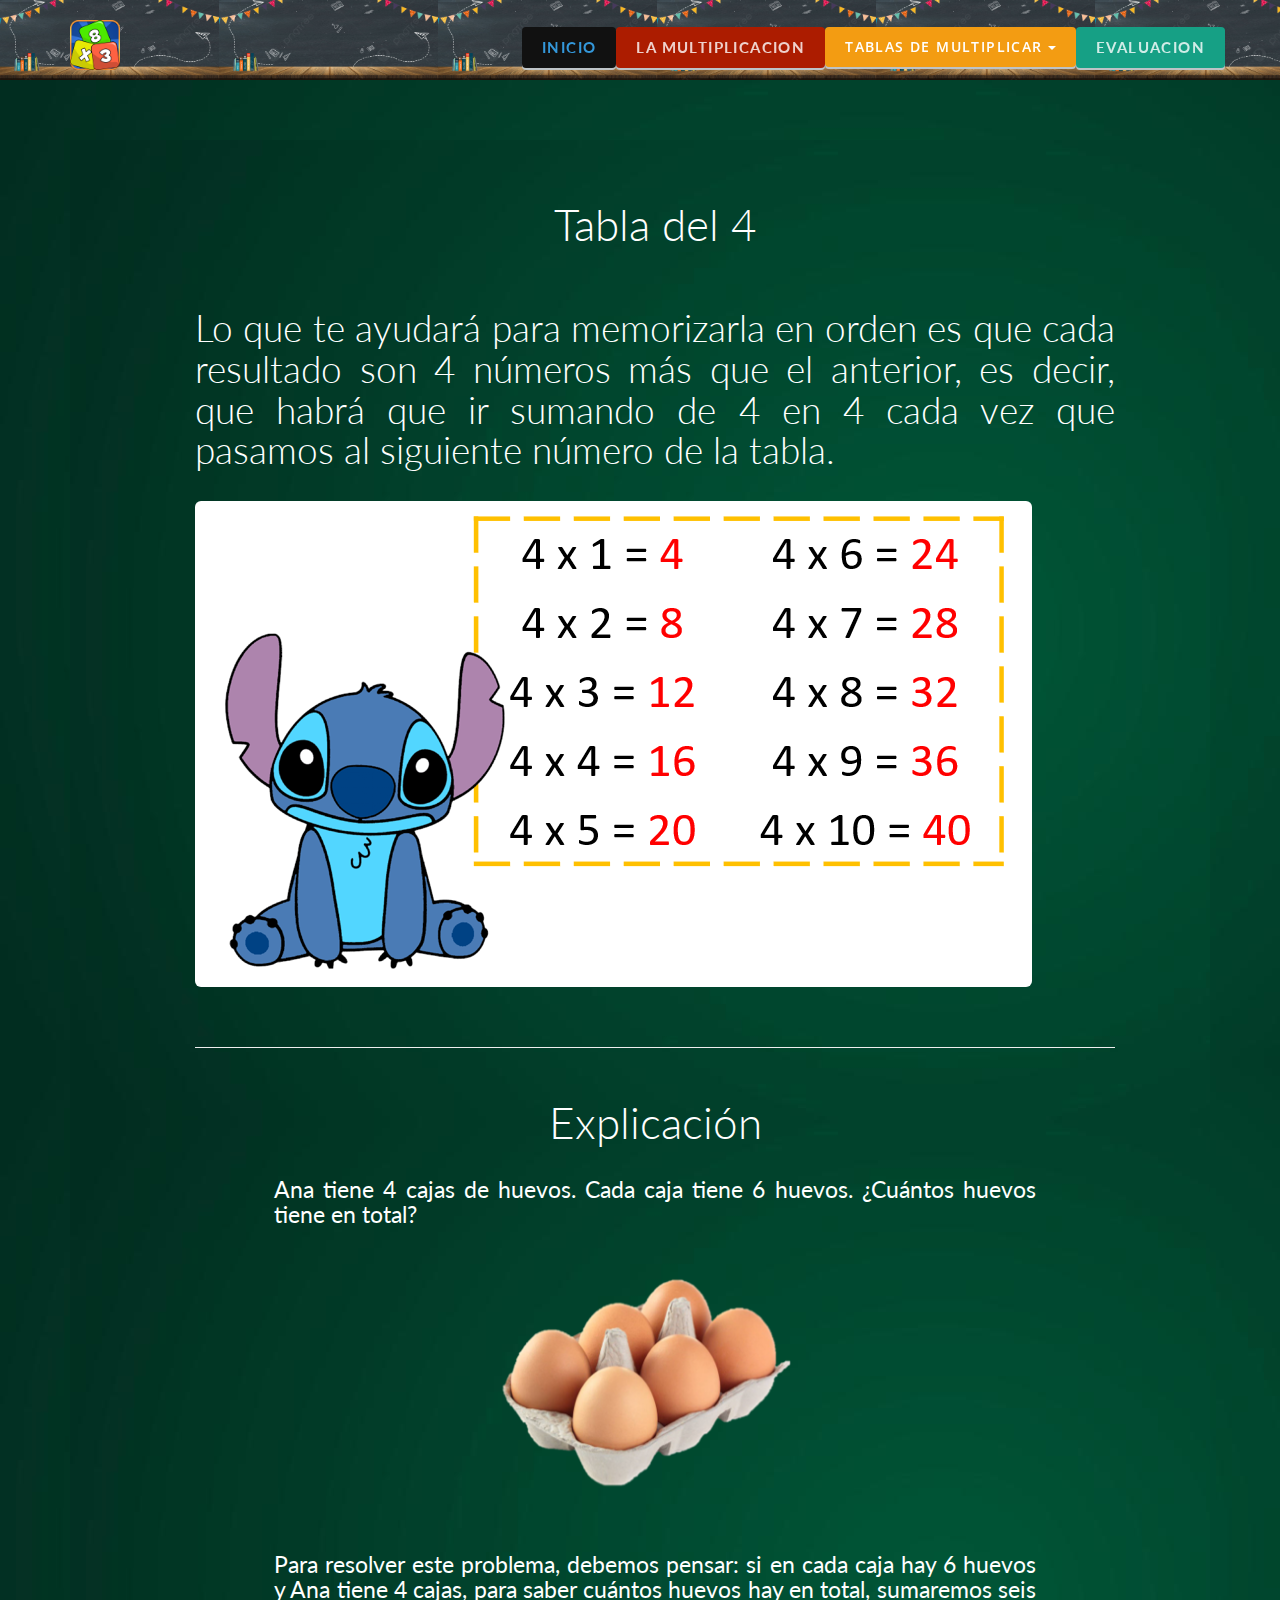
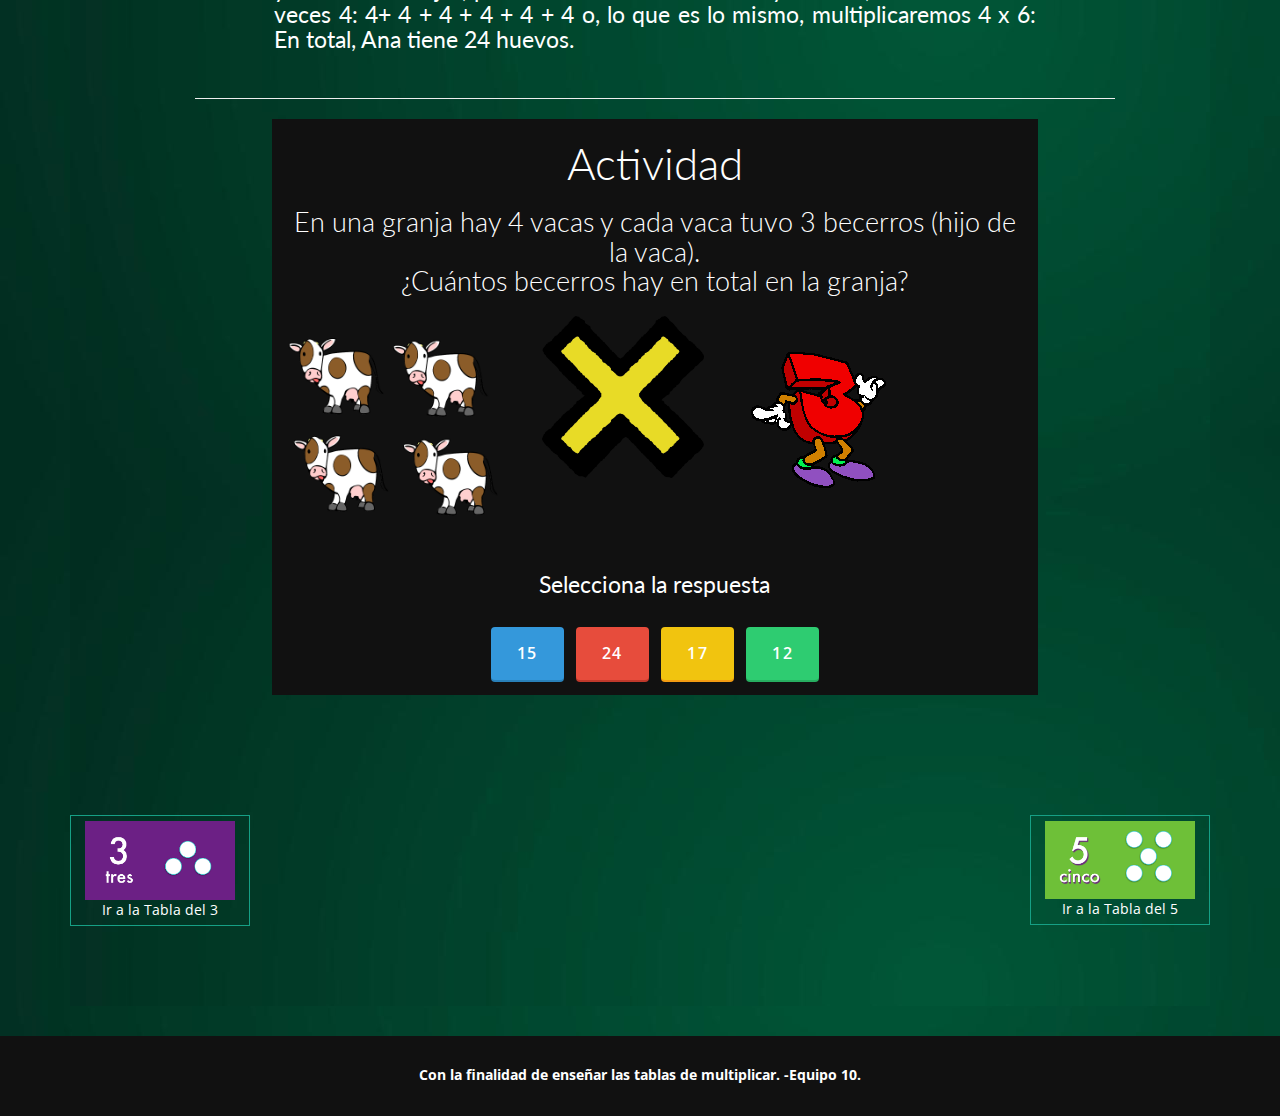
<file: paginas/tablad4.html>
<!DOCTYPE html> 
<html lang="en" style="height:100%;">
    <head> 
        <meta charset="utf-8"> 
        <title>Tabla del 4</title>
        <meta name="viewport" content="width=device-width, initial-scale=1.0"> 
        <meta name="keywords" content="pinegrow, blocks, bootstrap"/>
        <meta name="description" content="Aprender tablas"/>
        <link rel="shortcut icon" href="../images/multipers.png"> 
        <!-- Core CSS -->         
        <link href="../bootstrap/css/bootstrap.min.css" rel="stylesheet"> 
        <link href="../css/font-awesome.min.css" rel="stylesheet">
        <link href="http://fonts.googleapis.com/css?family=Open+Sans:300italic,400italic,600italic,700italic,400,300,600,700" rel="stylesheet">
        <link href="http://fonts.googleapis.com/css?family=Lato:300,400,700,300italic,400italic,700italic" rel="stylesheet">
        <!-- Style Library -->         
        <link href="../css/style-library-1.css" rel="stylesheet">
        <link href="../css/plugins.css" rel="stylesheet">
        <link href="../css/blocks.css" rel="stylesheet">
        <link href="../css/custom.css" rel="stylesheet">
        <!-- HTML5 shim, for IE6-8 support of HTML5 elements. All other JS at the end of file. -->         
        <!--[if lt IE 9]>
      <script src="js/html5shiv.js"></script>
      <script src="js/respond.min.js"></script>
    <![endif]-->         
    </head>     
    <body data-spy="scroll" data-target="nav" class="bg-black">
        <header id="header-1" class="header-1">
            <!-- Navbar -->
            <nav class="headroom headroom--pinned main-nav navbar-fixed-top" style="background-image:url('../images/fondop2.png');   background-size:contain;
">
                <div class="container">
                    <!-- Brand and toggle -->
                    <div class="navbar-header">
                        <button type="button" class="navbar-toggle" data-toggle="collapse" data-target=".navbar-collapse">
                            <span class="sr-only">Toggle navigation</span>
                            <span class="icon-bar"></span>
                            <span class="icon-bar"></span>
                            <span class="icon-bar"></span>
                        </button>
                        <a href="../index.html"> <img class="brand-img img-responsive" src="../images/multipers.png" width="50" height="50"> </a>
                    </div>
                    <!-- Navigation -->
                    <div class="collapse navbar-collapse">
                        <ul class="nav navbar-nav navbar-right">
                            <li class="active nav-item">
                                <button type="button" class="bg-black bg-moonlight-hover btn btn-default white btn-link">
                                    <a href="../index.html">Inicio</a>
                                </button>
                                <link/>
                            </li>
                            <li class="nav-item">
                                <button type="button" class="bg-milanored btn btn-default white">
                                    <a href="lamultiplicacion.html">La multiplicacion</a>
                                </button>
                            </li>
                            <li class="nav-item dropdown">
                                <div class="btn-group">
                                    <button type="button" class="bg-orange btn btn-default dropdown-toggle white" data-toggle="dropdown">Tablas de multiplicar 
                                        <span class="caret"></span>
                                    </button>                                     
                                    <ul class="dropdown-menu" role="menu"> 
                                        <li>
                                            <a href="tablad1.html">Tabla del 1</a>
                                        </li>                                         
                                        <li class="divider"></li>                                         
                                        <li>
                                            <a href="tablad2.html">Tabla del 2</a>
                                        </li>                                         
                                        <li class="divider"></li>                                         
                                        <li>
                                            <a href="tablad3.html">Tabla del 3</a>
                                        </li>
                                        <li class="divider"></li>                                         
                                        <li>
                                            <a href="tablad4.html">Tabla del 4</a>
                                        </li>
                                        <li class="divider"></li>                                         
                                        <li>
                                            <a href="tablad5.html">Tabla del 5</a>
                                        </li>
                                        <li class="divider"></li>                                         
                                        <li>
                                            <a href="tablad6.html">Tabla del 6</a>
                                        </li>
                                        <li class="divider"></li>                                         
                                        <li>
                                            <a href="tablad7.html">Tabla del 7</a>
                                        </li>
                                        <li class="divider"></li>                                         
                                        <li>
                                            <a href="tablad8.html">Tabla del 8</a>
                                        </li>
                                        <li class="divider"></li>                                         
                                        <li>
                                            <a href="tablad9.html">Tabla del 9</a>
                                        </li>
                                        <li class="divider"></li>                                         
                                        <li>
                                            <a href="tablad10.html">Tabla del 10</a>
                                        </li>
                                    </ul>                                     
                                </div>
                            </li>
                            <!--//dropdown-->
                            <li class="nav-item">
                                <button type="button" class="bg-aqua btn btn-default white">
                                    <a href="multiply.html">Evaluacion</a>
                                </button>
                            </li>
                        </ul>
                        <!--//nav-->
                    </div>
                    <!--// End Navigation -->
                </div>
                <!--// End Container -->
            </nav>
            <!--// End Navbar -->
        </header>
        <section class="content-block-nopad footer-wrap-1-2" style="background-image:url('../images/fondow.jpg');">
            <div class="container footer-1-2">
                <div class="big-social row">
</div>
                <div class="blog-1 content-block" style="background-image:url('../images/fondow.jpg');">
                    <div class="container text-center">
                        <div class="underlined-title">
                            <h1 class="white">Tabla del 4</h1>
                        </div>
                        <div class="col-sm-10 col-sm-offset-1">
                            <div class="post">
                                <h2 class="text-justify white">Lo que te ayudará para memorizarla en orden es que cada resultado son 4 números más que el anterior, es decir, que habrá que ir sumando de 4 en 4 cada vez que pasamos al siguiente número de la tabla. </h2>
                                <img class="img-responsive img-rounded" src="../images/tabla4.png">
                            </div>
                            <hr>
                            <div class="post">
                                <h1 class="white">Explicación</h1>
                                <div class="row">
                                    <div class="col-sm-10 col-sm-offset-1">
                                        <h4 class="text-justify white">Ana tiene 4 cajas de huevos. Cada caja tiene 6 huevos. ¿Cuántos huevos tiene en total? </h4>
                                        <img class="responsive" src="../images/exp4.png" width="400">
                                        <h4 class="text-justify white">Para resolver este problema, debemos pensar: si en cada caja hay 6 huevos y Ana tiene 4 cajas, para saber cuántos huevos hay en total, sumaremos seis veces 4: 4+ 4 + 4 + 4 + 4 + 4 o, lo que es lo mismo, multiplicaremos 4 x 6: En total, Ana tiene 24 huevos.</h4>
                                    </div>
                                </div>
                            </div>
                            <hr>
                            <div class="bg-black col-sm-10 col-sm-offset-1">
                                <h1 class="white">Actividad</h1>
                                <h3 class="white">En una granja hay 4 vacas y cada vaca tuvo 3 becerros (hijo de la vaca). <br> ¿Cuántos becerros hay en total en la granja?</h3>
                                <div class="row"> 
                                    <div class="col-md-4">
                                        <img class="img-rounded img-responsive" src="../images/act4.png">
                                    </div>                                     
                                    <div class="col-md-3">
                                        <img class="img-rounded img-responsive" src="../images/xmult.png">
                                    </div>                                     
                                    <div class="col-md-4">
                                        <img class="img-rounded img-responsive" src="../images/3gif.gif">
                                    </div>                                     
                                </div>
                                <div class="text-center">
                                    <br>
                                    <h4 class="white">Selecciona la respuesta</h4>
                                    <a tabindex="0" class="btn btn-info btn-lg" role="button" data-placement="bottom" data-toggle="popover" data-trigger="focus" data-content="Incorrecto" data-dismiss="500">15</a>
                                    &nbsp;
                                    <a tabindex="0" class="btn btn-danger btn-lg" role="button" data-placement="bottom" data-toggle="popover" data-trigger="focus" data-content="Incorrecto" data-dismiss="500">24</a>
                                    &nbsp;
                                    <a tabindex="0" class="btn btn-lg btn-warning" role="button" data-placement="bottom" data-toggle="popover" data-trigger="focus" data-content="Incorrecto" data-dismiss="500">17</a>                                    &nbsp;
                                    <a tabindex="0" class="btn btn-lg btn-success" role="button" data-placement="bottom" data-toggle="popover" data-trigger="focus" data-content="¡Correcto!" data-dismiss="500">12</a>
                                </div>
                            </div>
                        </div>
                        <!-- /.col-sm-10 -->
                    </div>
                    <br>
                    <br>
                    <br>
                    <br>
                    <br>
                    <!-- /.container -->
                    <ul class="pager"> 
                        <li class="previous">
                            <a href="tablad3.html" class="bg-black-hover bg-transparent white white-hover"><img class="brand-img img-responsive" src="../images/3.png">Ir a la Tabla del 3</a>
                        </li>                         
                        <li class="next">
                            <a href="tablad5.html" class="bg-black-hover bg-transparent white white-hover"><img class="brand-img img-responsive" src="../images/5.png">Ir a la Tabla del 5</a>
                        </li>                         
                    </ul>
                </div>
            </div>
            <!-- /.container -->
        </section>
        <section class="bg-orange content-block-nopad footer-wrap-1-2">
            <!-- /.container -->
        </section>
        <div class="bg-transparent copyright-bar-2">
            <div class="container text-center">
                <p>Con la finalidad de enseñar las tablas de multiplicar. -Equipo 10.</p>
            </div>
        </div>
        <script type="text/javascript" src="../js/jquery-1.11.1.min.js"></script>         
        <script type="text/javascript" src="../js/bootstrap.min.js"></script>         
        <script type="text/javascript" src="../js/plugins.js"></script>
        <script src="https://maps.google.com/maps/api/js?sensor=true"></script>
        <script type="text/javascript" src="../js/bskit-scripts.js"></script>         
        <script>
    $(function() {
    $('[data-toggle="popover"]').popover();
        $('.popover-dismiss').popover({
             trigger: 'focus'
})
})
</script>
        <script>
    $(function() {
    $('[data-toggle="popover"]').popover();
        $('.popover-dismiss').popover({
             trigger: 'focus'
})
})
</script>
    </body>     
</html>
</file>
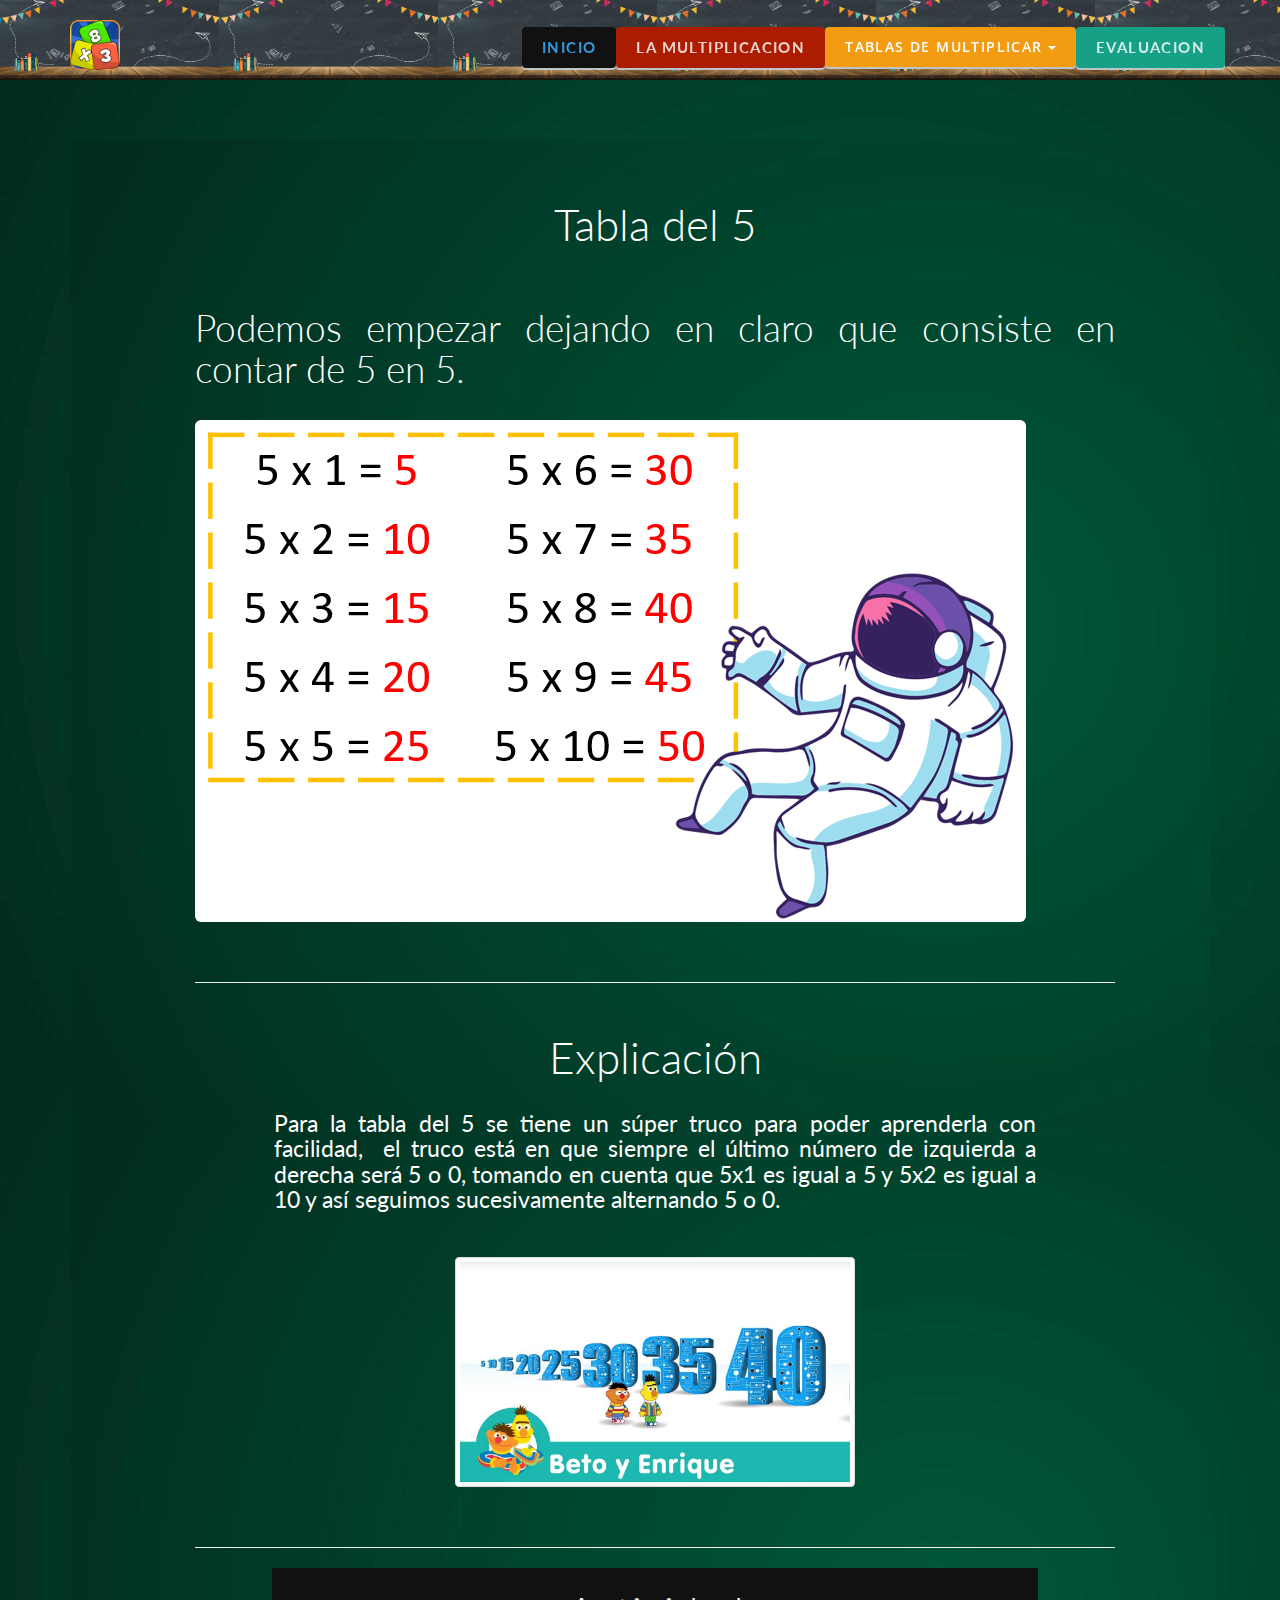
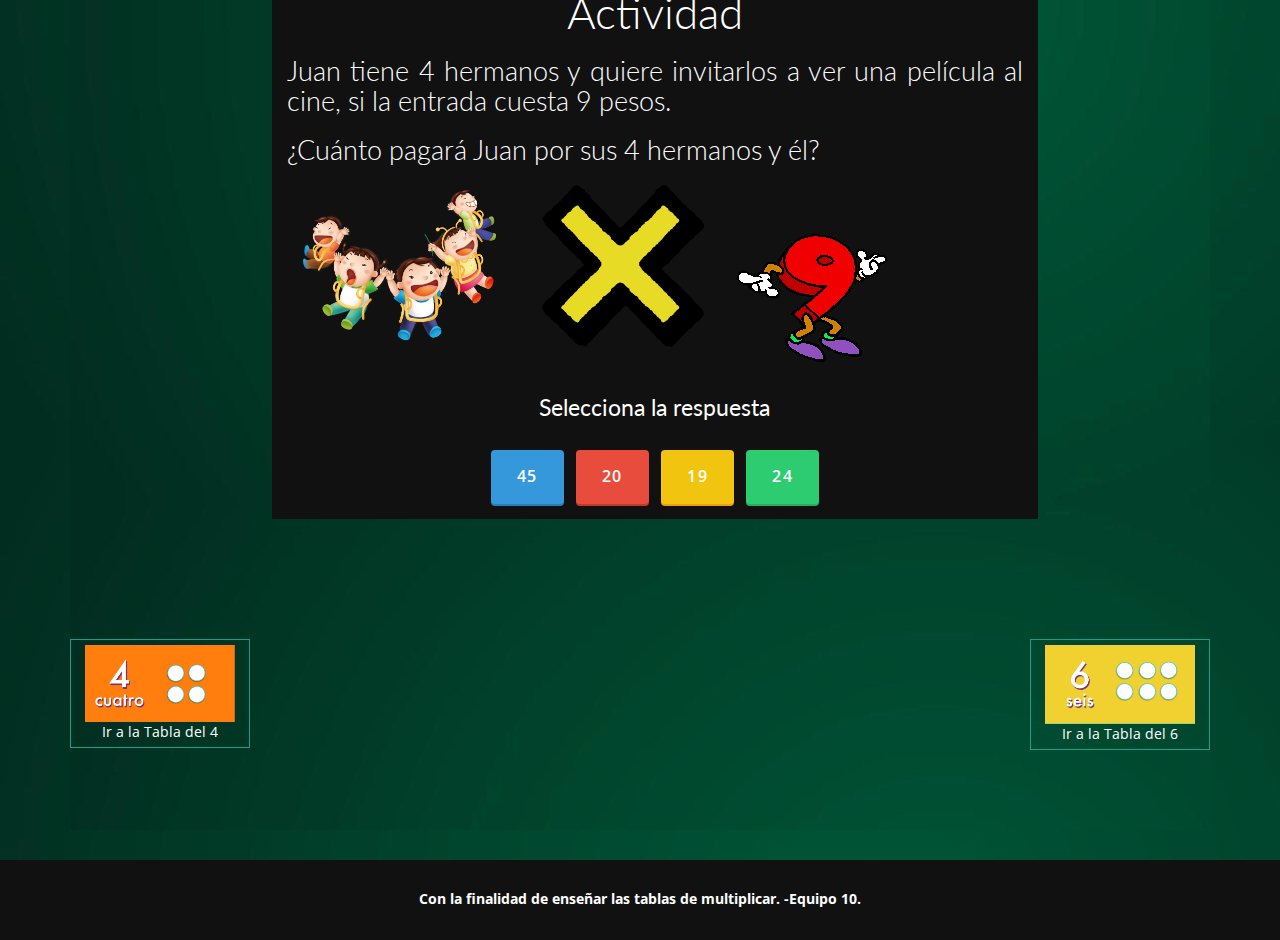
<file: paginas/tablad5.html>
<!DOCTYPE html> 
<html lang="en" style="height:100%;">
    <head> 
        <meta charset="utf-8"> 
        <title>Tabla del 5</title>
        <meta name="viewport" content="width=device-width, initial-scale=1.0"> 
        <meta name="keywords" content="pinegrow, blocks, bootstrap"/>
        <meta name="description" content="Aprender tablas"/>
        <link rel="shortcut icon" href="../images/multipers.png"> 
        <!-- Core CSS -->         
        <link href="../bootstrap/css/bootstrap.min.css" rel="stylesheet"> 
        <link href="../css/font-awesome.min.css" rel="stylesheet">
        <link href="http://fonts.googleapis.com/css?family=Open+Sans:300italic,400italic,600italic,700italic,400,300,600,700" rel="stylesheet">
        <link href="http://fonts.googleapis.com/css?family=Lato:300,400,700,300italic,400italic,700italic" rel="stylesheet">
        <!-- Style Library -->         
        <link href="../css/style-library-1.css" rel="stylesheet">
        <link href="../css/plugins.css" rel="stylesheet">
        <link href="../css/blocks.css" rel="stylesheet">
        <link href="../css/custom.css" rel="stylesheet">
        <!-- HTML5 shim, for IE6-8 support of HTML5 elements. All other JS at the end of file. -->         
        <!--[if lt IE 9]>
      <script src="js/html5shiv.js"></script>
      <script src="js/respond.min.js"></script>
    <![endif]-->         
    </head>     
    <body data-spy="scroll" data-target="nav" class="bg-black">
        <header id="header-1" class="header-1">
            <!-- Navbar -->
            <nav class="headroom headroom--pinned main-nav navbar-fixed-top" style="background-image:url('../images/fondop2.png');   background-size:contain;
">
                <div class="container">
                    <!-- Brand and toggle -->
                    <div class="navbar-header">
                        <button type="button" class="navbar-toggle" data-toggle="collapse" data-target=".navbar-collapse">
                            <span class="sr-only">Toggle navigation</span>
                            <span class="icon-bar"></span>
                            <span class="icon-bar"></span>
                            <span class="icon-bar"></span>
                        </button>
                        <a href="../index.html"> <img class="brand-img img-responsive" src="../images/multipers.png" width="50" height="50"> </a>
                    </div>
                    <!-- Navigation -->
                    <div class="collapse navbar-collapse">
                        <ul class="nav navbar-nav navbar-right">
                            <li class="active nav-item">
                                <button type="button" class="bg-black bg-moonlight-hover btn btn-default white btn-link">
                                    <a href="../index.html">Inicio</a>
                                </button>
                                <link/>
                            </li>
                            <li class="nav-item">
                                <button type="button" class="bg-milanored btn btn-default white">
                                    <a href="lamultiplicacion.html">La multiplicacion</a>
                                </button>
                            </li>
                            <li class="nav-item dropdown">
                                <div class="btn-group">
                                    <button type="button" class="bg-orange btn btn-default dropdown-toggle white" data-toggle="dropdown">Tablas de multiplicar 
                                        <span class="caret"></span>
                                    </button>                                     
                                    <ul class="dropdown-menu" role="menu"> 
                                        <li>
                                            <a href="tablad1.html">Tabla del 1</a>
                                        </li>                                         
                                        <li class="divider"></li>                                         
                                        <li>
                                            <a href="tablad2.html">Tabla del 2</a>
                                        </li>                                         
                                        <li class="divider"></li>                                         
                                        <li>
                                            <a href="tablad3.html">Tabla del 3</a>
                                        </li>
                                        <li class="divider"></li>                                         
                                        <li>
                                            <a href="tablad4.html">Tabla del 4</a>
                                        </li>
                                        <li class="divider"></li>                                         
                                        <li>
                                            <a href="tablad5.html">Tabla del 5</a>
                                        </li>
                                        <li class="divider"></li>                                         
                                        <li>
                                            <a href="tablad6.html">Tabla del 6</a>
                                        </li>
                                        <li class="divider"></li>                                         
                                        <li>
                                            <a href="tablad7.html">Tabla del 7</a>
                                        </li>
                                        <li class="divider"></li>                                         
                                        <li>
                                            <a href="tablad8.html">Tabla del 8</a>
                                        </li>
                                        <li class="divider"></li>                                         
                                        <li>
                                            <a href="tablad9.html">Tabla del 9</a>
                                        </li>
                                        <li class="divider"></li>                                         
                                        <li>
                                            <a href="tablad10.html">Tabla del 10</a>
                                        </li>
                                    </ul>                                     
                                </div>
                            </li>
                            <li class="nav-item">
                                <button type="button" class="bg-aqua btn btn-default white">
                                    <a href="multiply.html">Evaluacion</a>
                                </button>
                            </li>
                            <!--//dropdown-->                             
                        </ul>
                        <!--//nav-->
                    </div>
                    <!--// End Navigation -->
                </div>
                <!--// End Container -->
            </nav>
            <!--// End Navbar -->
        </header>
        <section class="content-block-nopad footer-wrap-1-2" style="background-image:url('../images/fondow.jpg');">
            <div class="container footer-1-2">
                <div class="big-social row">
</div>
                <div class="blog-1 content-block" style="background-image:url('../images/fondow.jpg');">
                    <div class="container text-center">
                        <div class="underlined-title">
                            <h1 class="white">Tabla del 5</h1>
                        </div>
                        <div class="col-sm-10 col-sm-offset-1">
                            <div class="post">
                                <h2 class="text-justify white">Podemos empezar dejando en claro que consiste en contar de 5 en 5.</h2>
                                <img class="img-responsive img-rounded" src="../images/tabla5.png">
                            </div>
                            <hr>
                            <div class="post">
                                <h1 class="white">Explicación</h1>
                                <div class="row">
                                    <div class="col-sm-10 col-sm-offset-1">
                                        <h4 class="text-justify white">Para la tabla del 5 se tiene un súper truco para poder aprenderla con facilidad,&nbsp; el truco está en que siempre el último número de izquierda a derecha será 5 o 0, tomando en cuenta que 5x1 es igual a 5 y 5x2 es igual a 10 y así seguimos sucesivamente alternando 5 o 0.</h4>
                                        <img class="img-responsive img-thumbnail responsive" src="../images/exp5.png" width="400">
                                    </div>
                                </div>
                            </div>
                            <hr>
                            <div class="bg-black col-sm-10 col-sm-offset-1">
                                <h1 class="white">Actividad</h1>
                                <h3 class="text-justify white">Juan tiene 4 hermanos y quiere invitarlos a ver una película al cine, si la entrada cuesta 9 pesos. </h3>
                                <h3 class="text-justify white">¿Cuánto pagará Juan por sus 4 hermanos y él?</h3>
                                <div class="row"> 
                                    <div class="col-md-4">
                                        <img class="img-rounded img-responsive" src="../images/nenes.png">
                                    </div>                                     
                                    <div class="col-md-3">
                                        <img class="img-rounded img-responsive" src="../images/xmult.png">
                                    </div>                                     
                                    <div class="col-md-4">
                                        <img class="img-rounded img-responsive" src="../images/9gif.gif">
                                    </div>                                     
                                </div>
                                <div class="text-center">
                                    <br>
                                    <h4 class="white">Selecciona la respuesta</h4>
                                    <a tabindex="0" class="btn btn-info btn-lg" role="button" data-placement="bottom" data-toggle="popover" data-trigger="focus" data-content="¡Correcto!" data-dismiss="500">45</a>
                                    &nbsp;
                                    <a tabindex="0" class="btn btn-danger btn-lg" role="button" data-placement="bottom" data-toggle="popover" data-trigger="focus" data-content="Incorrecto" data-dismiss="500">20</a>
                                    &nbsp;
                                    <a tabindex="0" class="btn btn-lg btn-warning" role="button" data-placement="bottom" data-toggle="popover" data-trigger="focus" data-content="Incorrecto" data-dismiss="500">19</a>                                    &nbsp;
                                    <a tabindex="0" class="btn btn-lg btn-success" role="button" data-placement="bottom" data-toggle="popover" data-trigger="focus" data-content="Incorrecto" data-dismiss="500">24</a>
                                </div>
                            </div>
                        </div>
                        <!-- /.col-sm-10 -->
                    </div>
                    <br>
                    <br>
                    <br>
                    <br>
                    <br>
                    <!-- /.container -->
                    <ul class="pager"> 
                        <li class="previous">
                            <a href="tablad4.html" class="bg-black-hover bg-transparent white white-hover"><img class="brand-img img-responsive" src="../images/4.png">Ir a la Tabla del 4</a>
                        </li>                         
                        <li class="next">
                            <a href="tablad6.html" class="bg-black-hover bg-transparent white white-hover"><img class="brand-img img-responsive" src="../images/6.png">Ir a la Tabla del 6</a>
                        </li>                         
                    </ul>
                </div>
            </div>
            <!-- /.container -->
        </section>
        <section class="bg-orange content-block-nopad footer-wrap-1-2">
            <!-- /.container -->
        </section>
        <div class="bg-transparent copyright-bar-2">
            <div class="container text-center">
                <p>Con la finalidad de enseñar las tablas de multiplicar. -Equipo 10.</p>
            </div>
        </div>
        <script type="text/javascript" src="../js/jquery-1.11.1.min.js"></script>         
        <script type="text/javascript" src="../js/bootstrap.min.js"></script>         
        <script type="text/javascript" src="../js/plugins.js"></script>
        <script src="https://maps.google.com/maps/api/js?sensor=true"></script>
        <script type="text/javascript" src="../js/bskit-scripts.js"></script>         
        <script>
    $(function() {
    $('[data-toggle="popover"]').popover();
        $('.popover-dismiss').popover({
             trigger: 'focus'
})
})
</script>
        <script>
    $(function() {
    $('[data-toggle="popover"]').popover();
        $('.popover-dismiss').popover({
             trigger: 'focus'
})
})
</script>
    </body>     
</html>
</file>
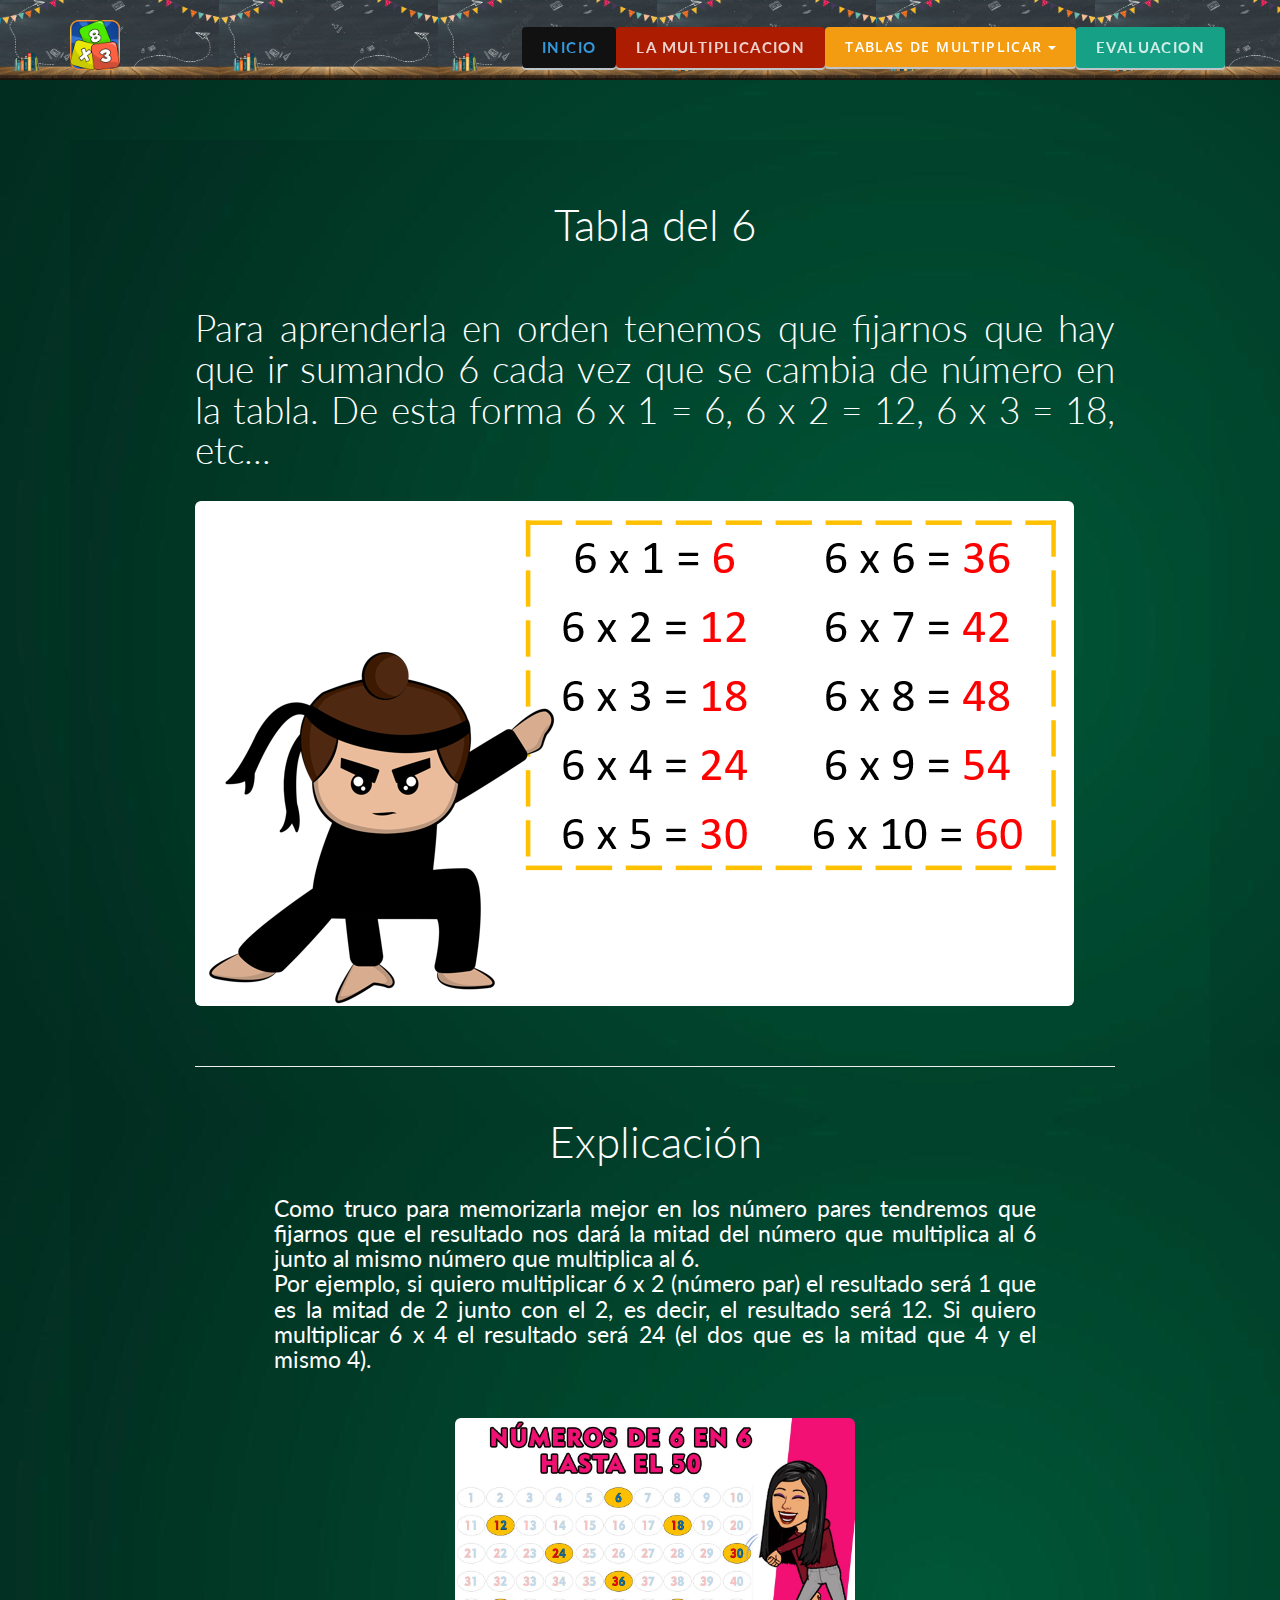
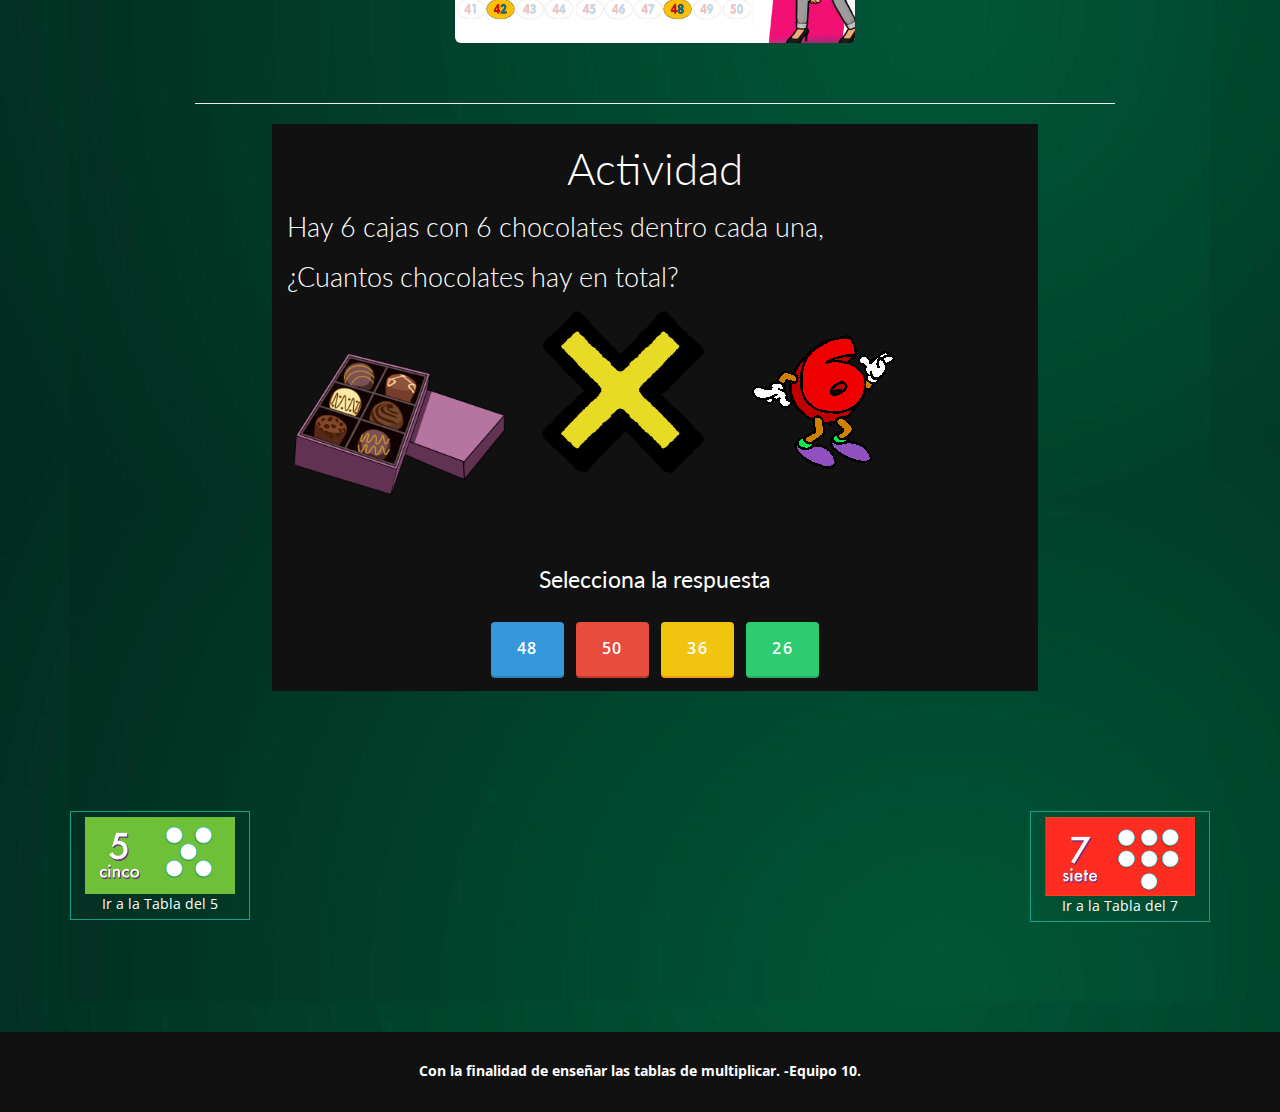
<file: paginas/tablad6.html>
<!DOCTYPE html> 
<html lang="en" style="height:100%;">
    <head> 
        <meta charset="utf-8"> 
        <title>Tabla del 6</title>
        <meta name="viewport" content="width=device-width, initial-scale=1.0"> 
        <meta name="keywords" content="pinegrow, blocks, bootstrap"/>
        <meta name="description" content="Aprender tablas"/>
        <link rel="shortcut icon" href="../images/multipers.png"> 
        <!-- Core CSS -->         
        <link href="../bootstrap/css/bootstrap.min.css" rel="stylesheet"> 
        <link href="../css/font-awesome.min.css" rel="stylesheet">
        <link href="http://fonts.googleapis.com/css?family=Open+Sans:300italic,400italic,600italic,700italic,400,300,600,700" rel="stylesheet">
        <link href="http://fonts.googleapis.com/css?family=Lato:300,400,700,300italic,400italic,700italic" rel="stylesheet">
        <!-- Style Library -->         
        <link href="../css/style-library-1.css" rel="stylesheet">
        <link href="../css/plugins.css" rel="stylesheet">
        <link href="../css/blocks.css" rel="stylesheet">
        <link href="../css/custom.css" rel="stylesheet">
        <!-- HTML5 shim, for IE6-8 support of HTML5 elements. All other JS at the end of file. -->         
        <!--[if lt IE 9]>
      <script src="js/html5shiv.js"></script>
      <script src="js/respond.min.js"></script>
    <![endif]-->         
    </head>     
    <body data-spy="scroll" data-target="nav" class="bg-black">
        <header id="header-1" class="header-1">
            <!-- Navbar -->
            <nav class="headroom headroom--pinned main-nav navbar-fixed-top" style="background-image:url('../images/fondop2.png');   background-size:contain;
">
                <div class="container">
                    <!-- Brand and toggle -->
                    <div class="navbar-header">
                        <button type="button" class="navbar-toggle" data-toggle="collapse" data-target=".navbar-collapse">
                            <span class="sr-only">Toggle navigation</span>
                            <span class="icon-bar"></span>
                            <span class="icon-bar"></span>
                            <span class="icon-bar"></span>
                        </button>
                        <a href="../index.html"> <img class="brand-img img-responsive" src="../images/multipers.png" width="50" height="50"> </a>
                    </div>
                    <!-- Navigation -->
                    <div class="collapse navbar-collapse">
                        <ul class="nav navbar-nav navbar-right">
                            <li class="active nav-item">
                                <button type="button" class="bg-black bg-moonlight-hover btn btn-default white btn-link">
                                    <a href="../index.html">Inicio</a>
                                </button>
                                <link/>
                            </li>
                            <li class="nav-item">
                                <button type="button" class="bg-milanored btn btn-default white">
                                    <a href="lamultiplicacion.html">La multiplicacion</a>
                                </button>
                            </li>
                            <li class="nav-item dropdown">
                                <div class="btn-group">
                                    <button type="button" class="bg-orange btn btn-default dropdown-toggle white" data-toggle="dropdown">Tablas de multiplicar 
                                        <span class="caret"></span>
                                    </button>                                     
                                    <ul class="dropdown-menu" role="menu"> 
                                        <li>
                                            <a href="tablad1.html">Tabla del 1</a>
                                        </li>                                         
                                        <li class="divider"></li>                                         
                                        <li>
                                            <a href="tablad2.html">Tabla del 2</a>
                                        </li>                                         
                                        <li class="divider"></li>                                         
                                        <li>
                                            <a href="tablad3.html">Tabla del 3</a>
                                        </li>
                                        <li class="divider"></li>                                         
                                        <li>
                                            <a href="tablad4.html">Tabla del 4</a>
                                        </li>
                                        <li class="divider"></li>                                         
                                        <li>
                                            <a href="tablad5.html">Tabla del 5</a>
                                        </li>
                                        <li class="divider"></li>                                         
                                        <li>
                                            <a href="tablad6.html">Tabla del 6</a>
                                        </li>
                                        <li class="divider"></li>                                         
                                        <li>
                                            <a href="tablad7.html">Tabla del 7</a>
                                        </li>
                                        <li class="divider"></li>                                         
                                        <li>
                                            <a href="tablad8.html">Tabla del 8</a>
                                        </li>
                                        <li class="divider"></li>                                         
                                        <li>
                                            <a href="tablad9.html">Tabla del 9</a>
                                        </li>
                                        <li class="divider"></li>                                         
                                        <li>
                                            <a href="tablad10.html">Tabla del 10</a>
                                        </li>
                                    </ul>                                     
                                </div>
                            </li>
                            <!--//dropdown-->
                            <li class="nav-item">
                                <button type="button" class="bg-aqua btn btn-default white">
                                    <a href="multiply.html">Evaluacion</a>
                                </button>
                            </li>
                        </ul>
                        <!--//nav-->
                    </div>
                    <!--// End Navigation -->
                </div>
                <!--// End Container -->
            </nav>
            <!--// End Navbar -->
        </header>
        <section class="content-block-nopad footer-wrap-1-2" style="background-image:url('../images/fondow.jpg');">
            <div class="container footer-1-2">
                <div class="big-social row">
</div>
                <div class="blog-1 content-block" style="background-image:url('../images/fondow.jpg');">
                    <div class="container text-center">
                        <div class="underlined-title">
                            <h1 class="white">Tabla del 6</h1>
                        </div>
                        <div class="col-sm-10 col-sm-offset-1">
                            <div class="post">
                                <h2 class="text-justify white">Para aprenderla en orden tenemos que fijarnos que hay que ir sumando 6 cada vez que se cambia de número en la tabla. De esta forma 6 x 1 = 6, 6 x 2 = 12, 6 x 3 = 18, etc...</h2>
                                <img class="img-responsive img-rounded" src="../images/tabla6.png">
                            </div>
                            <hr>
                            <div class="post">
                                <h1 class="white">Explicación</h1>
                                <div class="row">
                                    <div class="col-sm-10 col-sm-offset-1">
                                        <h4 class="text-justify white">Como truco para memorizarla mejor en los número pares tendremos que fijarnos que el resultado nos dará la mitad del número que multiplica al 6 junto al mismo número que multiplica al 6.<br> 
Por ejemplo, si quiero multiplicar 6 x 2 (número par) el resultado será 1 que es la mitad de 2 junto con el 2, es decir, el resultado será 12. Si quiero multiplicar 6 x 4 el resultado será 24 (el dos que es la mitad que 4 y el mismo 4). </h4>
                                        <img class="img-rounded responsive" src="../images/exp6.png" width="400">
                                    </div>
                                </div>
                            </div>
                            <hr>
                            <div class="bg-black col-sm-10 col-sm-offset-1">
                                <h1 class="white">Actividad</h1>
                                <h3 class="text-justify white">Hay 6 cajas con 6 chocolates dentro cada una,</h3>
                                <h3 class="text-justify white">¿Cuantos chocolates hay en total?</h3>
                                <div class="row"> 
                                    <div class="col-md-4">
                                        <img class="img-rounded img-responsive" src="../images/cajachoco.png">
                                    </div>                                     
                                    <div class="col-md-3">
                                        <img class="img-rounded img-responsive" src="../images/xmult.png">
                                    </div>                                     
                                    <div class="col-md-4">
                                        <img class="img-rounded img-responsive" src="../images/6gif.gif">
                                    </div>                                     
                                </div>
                                <div class="text-center">
                                    <br>
                                    <h4 class="white">Selecciona la respuesta</h4>
                                    <a tabindex="0" class="btn btn-info btn-lg" role="button" data-placement="bottom" data-toggle="popover" data-trigger="focus" data-content="Incorrecto" data-dismiss="500">48</a>
                                    &nbsp;
                                    <a tabindex="0" class="btn btn-danger btn-lg" role="button" data-placement="bottom" data-toggle="popover" data-trigger="focus" data-content="Incorrecto" data-dismiss="500">50</a>
                                    &nbsp;
                                    <a tabindex="0" class="btn btn-lg btn-warning" role="button" data-placement="bottom" data-toggle="popover" data-trigger="focus" data-content="¡Correcto!" data-dismiss="500">36</a>                                    &nbsp;
                                    <a tabindex="0" class="btn btn-lg btn-success" role="button" data-placement="bottom" data-toggle="popover" data-trigger="focus" data-content="Incorrecto" data-dismiss="500">26</a>
                                </div>
                            </div>
                        </div>
                        <!-- /.col-sm-10 -->
                    </div>
                    <br>
                    <br>
                    <br>
                    <br>
                    <br>
                    <!-- /.container -->
                    <ul class="pager"> 
                        <li class="previous">
                            <a href="tablad5.html" class="bg-black-hover bg-transparent white white-hover"><img class="brand-img img-responsive" src="../images/5.png">Ir a la Tabla del 5</a>
                        </li>                         
                        <li class="next">
                            <a href="tablad7.html" class="bg-black-hover bg-transparent white white-hover"><img class="brand-img img-responsive" src="../images/7.png">Ir a la Tabla del 7</a>
                        </li>                         
                    </ul>
                </div>
            </div>
            <!-- /.container -->
        </section>
        <section class="bg-orange content-block-nopad footer-wrap-1-2">
            <!-- /.container -->
        </section>
        <div class="bg-transparent copyright-bar-2">
            <div class="container text-center">
                <p>Con la finalidad de enseñar las tablas de multiplicar. -Equipo 10.</p>
            </div>
        </div>
        <script type="text/javascript" src="../js/jquery-1.11.1.min.js"></script>         
        <script type="text/javascript" src="../js/bootstrap.min.js"></script>         
        <script type="text/javascript" src="../js/plugins.js"></script>
        <script src="https://maps.google.com/maps/api/js?sensor=true"></script>
        <script type="text/javascript" src="../js/bskit-scripts.js"></script>         
        <script>
    $(function() {
    $('[data-toggle="popover"]').popover();
        $('.popover-dismiss').popover({
             trigger: 'focus'
})
})
</script>
        <script>
    $(function() {
    $('[data-toggle="popover"]').popover();
        $('.popover-dismiss').popover({
             trigger: 'focus'
})
})
</script>
    </body>     
</html>
</file>
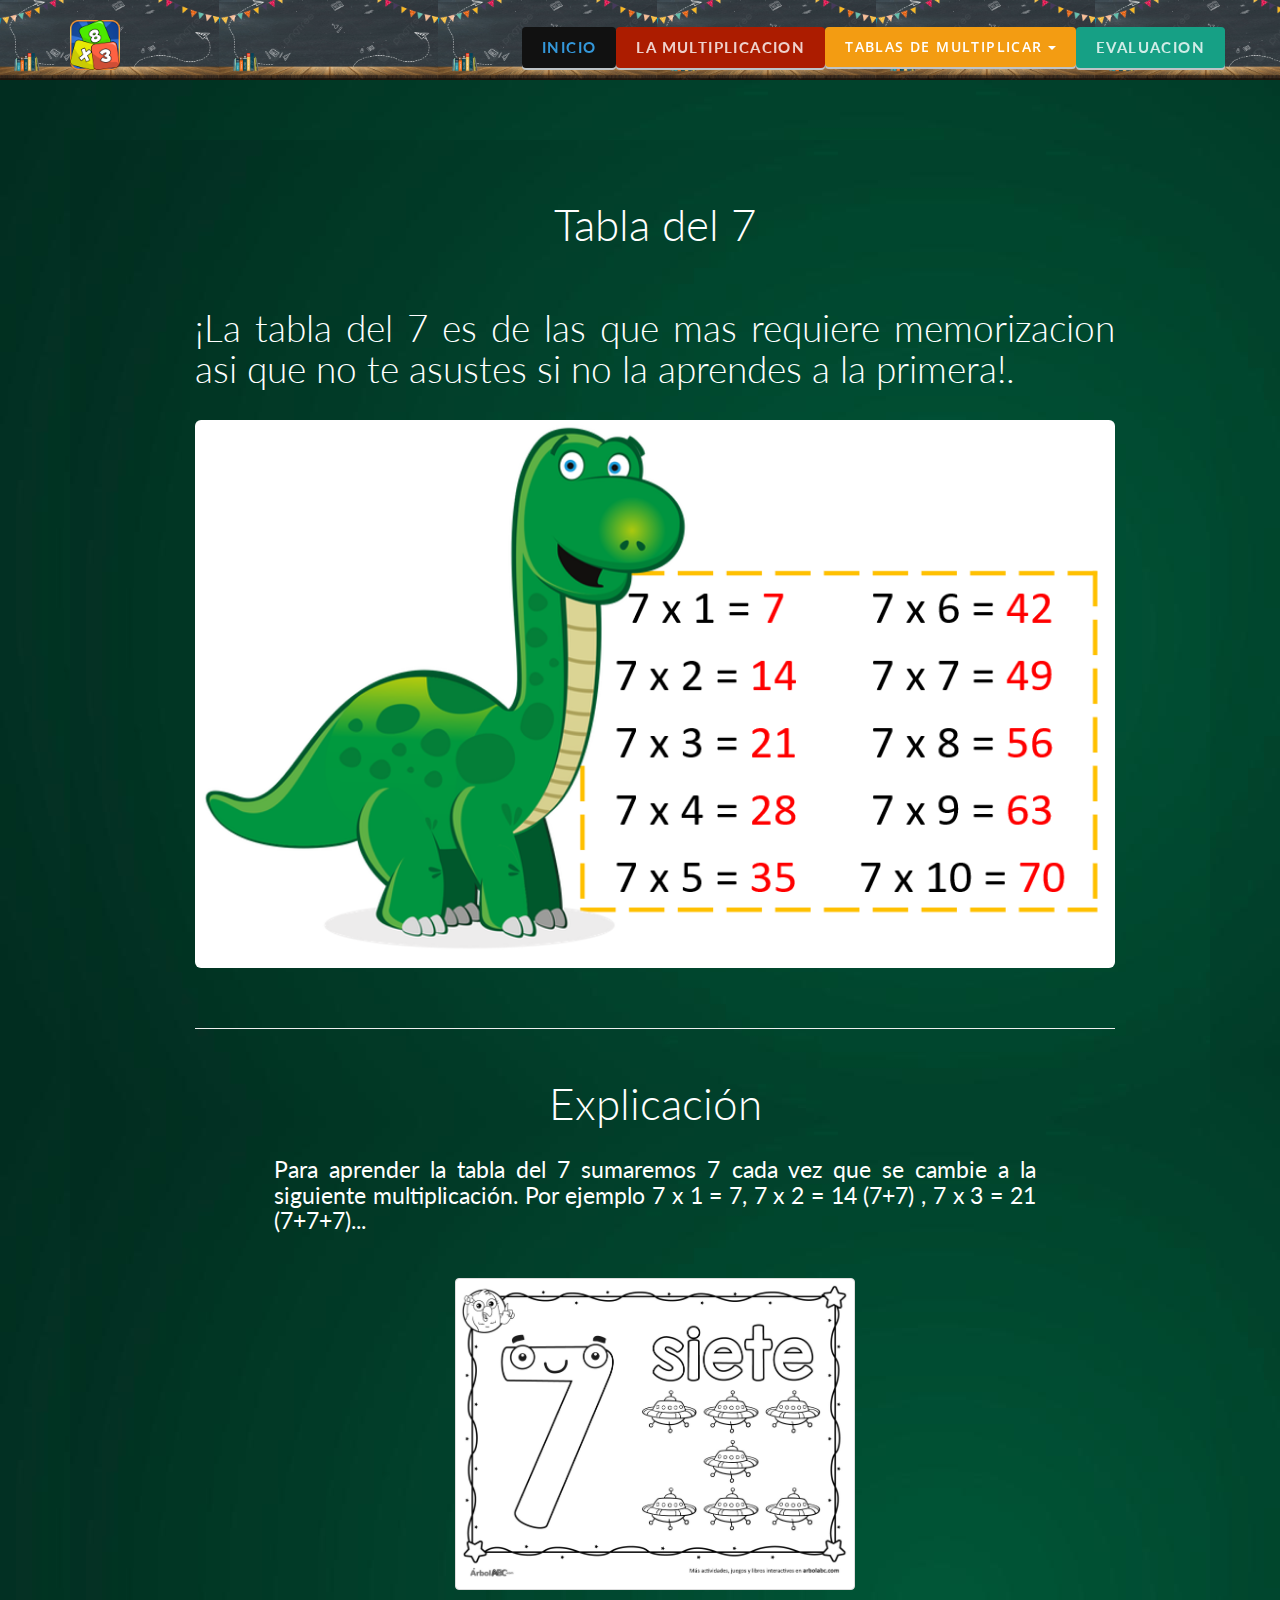
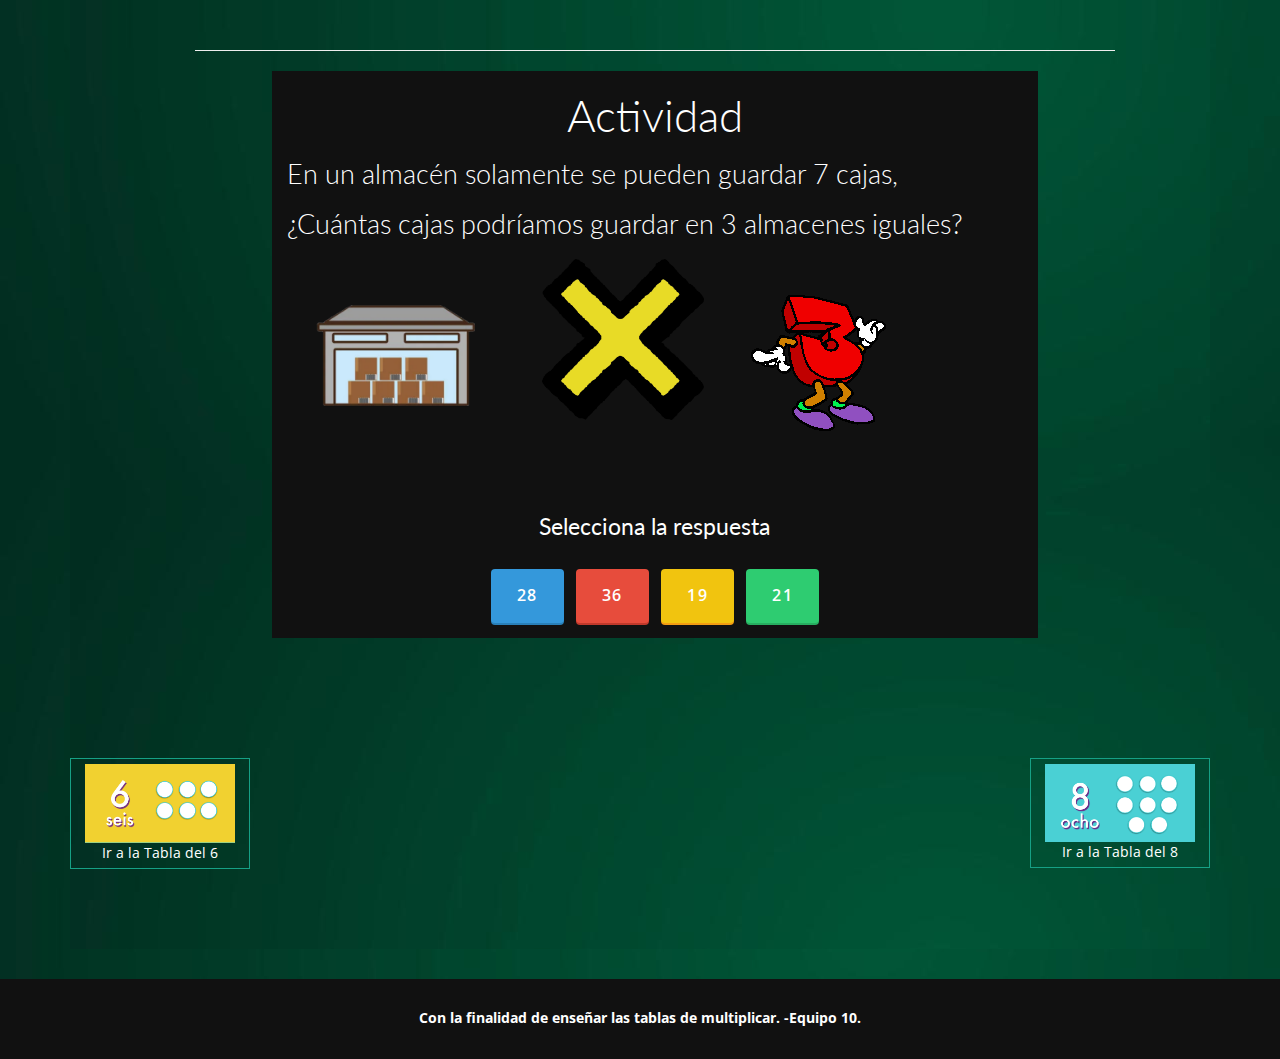
<file: paginas/tablad7.html>
<!DOCTYPE html> 
<html lang="en" style="height:100%;">
    <head> 
        <meta charset="utf-8"> 
        <title>Tabla del 7</title>
        <meta name="viewport" content="width=device-width, initial-scale=1.0"> 
        <meta name="keywords" content="pinegrow, blocks, bootstrap"/>
        <meta name="description" content="Aprender tablas"/>
        <link rel="shortcut icon" href="../images/multipers.png"> 
        <!-- Core CSS -->         
        <link href="../bootstrap/css/bootstrap.min.css" rel="stylesheet"> 
        <link href="../css/font-awesome.min.css" rel="stylesheet">
        <link href="http://fonts.googleapis.com/css?family=Open+Sans:300italic,400italic,600italic,700italic,400,300,600,700" rel="stylesheet">
        <link href="http://fonts.googleapis.com/css?family=Lato:300,400,700,300italic,400italic,700italic" rel="stylesheet">
        <!-- Style Library -->         
        <link href="../css/style-library-1.css" rel="stylesheet">
        <link href="../css/plugins.css" rel="stylesheet">
        <link href="../css/blocks.css" rel="stylesheet">
        <link href="../css/custom.css" rel="stylesheet">
        <!-- HTML5 shim, for IE6-8 support of HTML5 elements. All other JS at the end of file. -->         
        <!--[if lt IE 9]>
      <script src="js/html5shiv.js"></script>
      <script src="js/respond.min.js"></script>
    <![endif]-->         
    </head>     
    <body data-spy="scroll" data-target="nav" class="bg-black">
        <header id="header-1" class="header-1">
            <!-- Navbar -->
            <nav class="headroom headroom--pinned main-nav navbar-fixed-top" style="background-image:url('../images/fondop2.png');   background-size:contain;
">
                <div class="container">
                    <!-- Brand and toggle -->
                    <div class="navbar-header">
                        <button type="button" class="navbar-toggle" data-toggle="collapse" data-target=".navbar-collapse">
                            <span class="sr-only">Toggle navigation</span>
                            <span class="icon-bar"></span>
                            <span class="icon-bar"></span>
                            <span class="icon-bar"></span>
                        </button>
                        <a href="../index.html"> <img class="brand-img img-responsive" src="../images/multipers.png" width="50" height="50"> </a>
                    </div>
                    <!-- Navigation -->
                    <div class="collapse navbar-collapse">
                        <ul class="nav navbar-nav navbar-right">
                            <li class="active nav-item">
                                <button type="button" class="bg-black bg-moonlight-hover btn btn-default white btn-link">
                                    <a href="../index.html">Inicio</a>
                                </button>
                                <link/>
                            </li>
                            <li class="nav-item">
                                <button type="button" class="bg-milanored btn btn-default white">
                                    <a href="lamultiplicacion.html">La multiplicacion</a>
                                </button>
                            </li>
                            <li class="nav-item dropdown">
                                <div class="btn-group">
                                    <button type="button" class="bg-orange btn btn-default dropdown-toggle white" data-toggle="dropdown">Tablas de multiplicar 
                                        <span class="caret"></span>
                                    </button>                                     
                                    <ul class="dropdown-menu" role="menu"> 
                                        <li>
                                            <a href="tablad1.html">Tabla del 1</a>
                                        </li>                                         
                                        <li class="divider"></li>                                         
                                        <li>
                                            <a href="tablad2.html">Tabla del 2</a>
                                        </li>                                         
                                        <li class="divider"></li>                                         
                                        <li>
                                            <a href="tablad3.html">Tabla del 3</a>
                                        </li>
                                        <li class="divider"></li>                                         
                                        <li>
                                            <a href="tablad4.html">Tabla del 4</a>
                                        </li>
                                        <li class="divider"></li>                                         
                                        <li>
                                            <a href="tablad5.html">Tabla del 5</a>
                                        </li>
                                        <li class="divider"></li>                                         
                                        <li>
                                            <a href="tablad6.html">Tabla del 6</a>
                                        </li>
                                        <li class="divider"></li>                                         
                                        <li>
                                            <a href="tablad7.html">Tabla del 7</a>
                                        </li>
                                        <li class="divider"></li>                                         
                                        <li>
                                            <a href="tablad8.html">Tabla del 8</a>
                                        </li>
                                        <li class="divider"></li>                                         
                                        <li>
                                            <a href="tablad9.html">Tabla del 9</a>
                                        </li>
                                        <li class="divider"></li>                                         
                                        <li>
                                            <a href="tablad10.html">Tabla del 10</a>
                                        </li>
                                    </ul>                                     
                                </div>
                            </li>
                            <!--//dropdown-->
                            <li class="nav-item">
                                <button type="button" class="bg-aqua btn btn-default white">
                                    <a href="multiply.html">Evaluacion</a>
                                </button>
                            </li>
                        </ul>
                        <!--//nav-->
                    </div>
                    <!--// End Navigation -->
                </div>
                <!--// End Container -->
            </nav>
            <!--// End Navbar -->
        </header>
        <section class="content-block-nopad footer-wrap-1-2" style="background-image:url('../images/fondow.jpg');">
            <div class="container footer-1-2">
                <div class="big-social row">
</div>
                <div class="blog-1 content-block" style="background-image:url('../images/fondow.jpg');">
                    <div class="container text-center">
                        <div class="underlined-title">
                            <h1 class="white">Tabla del 7</h1>
                        </div>
                        <div class="col-sm-10 col-sm-offset-1">
                            <div class="post">
                                <h2 class="text-justify white">¡La tabla del 7 es de las que mas requiere memorizacion asi que no te asustes si no la aprendes a la primera!.</h2>
                                <img class="img-responsive img-rounded" src="../images/tabla7.png">
                            </div>
                            <hr>
                            <div class="post">
                                <h1 class="white">Explicación</h1>
                                <div class="row">
                                    <div class="col-sm-10 col-sm-offset-1">
                                        <h4 class="text-justify white">Para aprender la tabla del 7  sumaremos 7 cada vez que se cambie a la siguiente multiplicación. Por ejemplo 7 x 1 = 7, 7 x 2 = 14 (7+7) , 7 x 3 = 21 (7+7+7)...</h4>
                                        <img class="img-responsive img-thumbnail responsive" src="../images/exp7.png" width="400">
                                    </div>
                                </div>
                            </div>
                            <hr>
                            <div class="bg-black col-sm-10 col-sm-offset-1">
                                <h1 class="white">Actividad</h1>
                                <h3 class="text-justify white">En un almacén solamente se pueden guardar 7 cajas,</h3>
                                <h3 class="text-justify white">¿Cuántas cajas podríamos guardar en 3 almacenes iguales?</h3>
                                <div class="row"> 
                                    <div class="col-md-4">
                                        <img class="img-rounded img-responsive" src="../images/almacen.png">
                                    </div>                                     
                                    <div class="col-md-3">
                                        <img class="img-rounded img-responsive" src="../images/xmult.png">
                                    </div>                                     
                                    <div class="col-md-4">
                                        <img class="img-rounded img-responsive" src="../images/3gif.gif">
                                    </div>                                     
                                </div>
                                <div class="text-center">
                                    <br>
                                    <h4 class="white">Selecciona la respuesta</h4>
                                    <a tabindex="0" class="btn btn-info btn-lg" role="button" data-placement="bottom" data-toggle="popover" data-trigger="focus" data-content="Incorrecto" data-dismiss="500">28</a>
                                    &nbsp;
                                    <a tabindex="0" class="btn btn-danger btn-lg" role="button" data-placement="bottom" data-toggle="popover" data-trigger="focus" data-content="Incorrecto" data-dismiss="500">36</a>
                                    &nbsp;
                                    <a tabindex="0" class="btn btn-lg btn-warning" role="button" data-placement="bottom" data-toggle="popover" data-trigger="focus" data-content="Incorrecto" data-dismiss="500">19</a>                                    &nbsp;
                                    <a tabindex="0" class="btn btn-lg btn-success" role="button" data-placement="bottom" data-toggle="popover" data-trigger="focus" data-content="¡Correcto!" data-dismiss="500">21</a>
                                </div>
                            </div>
                        </div>
                        <!-- /.col-sm-10 -->
                    </div>
                    <br>
                    <br>
                    <br>
                    <br>
                    <br>
                    <!-- /.container -->
                    <ul class="pager"> 
                        <li class="previous">
                            <a href="tablad6.html" class="bg-black-hover bg-transparent white white-hover"><img class="brand-img img-responsive" src="../images/6.png">Ir a la Tabla del 6</a>
                        </li>                         
                        <li class="next">
                            <a href="tablad8.html" class="bg-black-hover bg-transparent white white-hover"><img class="brand-img img-responsive" src="../images/8.png">Ir a la Tabla del 8</a>
                        </li>                         
                    </ul>
                </div>
            </div>
            <!-- /.container -->
        </section>
        <section class="bg-orange content-block-nopad footer-wrap-1-2">
            <!-- /.container -->
        </section>
        <div class="bg-transparent copyright-bar-2">
            <div class="container text-center">
                <p>Con la finalidad de enseñar las tablas de multiplicar. -Equipo 10.</p>
            </div>
        </div>
        <script type="text/javascript" src="../js/jquery-1.11.1.min.js"></script>         
        <script type="text/javascript" src="../js/bootstrap.min.js"></script>         
        <script type="text/javascript" src="../js/plugins.js"></script>
        <script src="https://maps.google.com/maps/api/js?sensor=true"></script>
        <script type="text/javascript" src="../js/bskit-scripts.js"></script>         
        <script>
    $(function() {
    $('[data-toggle="popover"]').popover();
        $('.popover-dismiss').popover({
             trigger: 'focus'
})
})
</script>
        <script>
    $(function() {
    $('[data-toggle="popover"]').popover();
        $('.popover-dismiss').popover({
             trigger: 'focus'
})
})
</script>
    </body>     
</html>
</file>
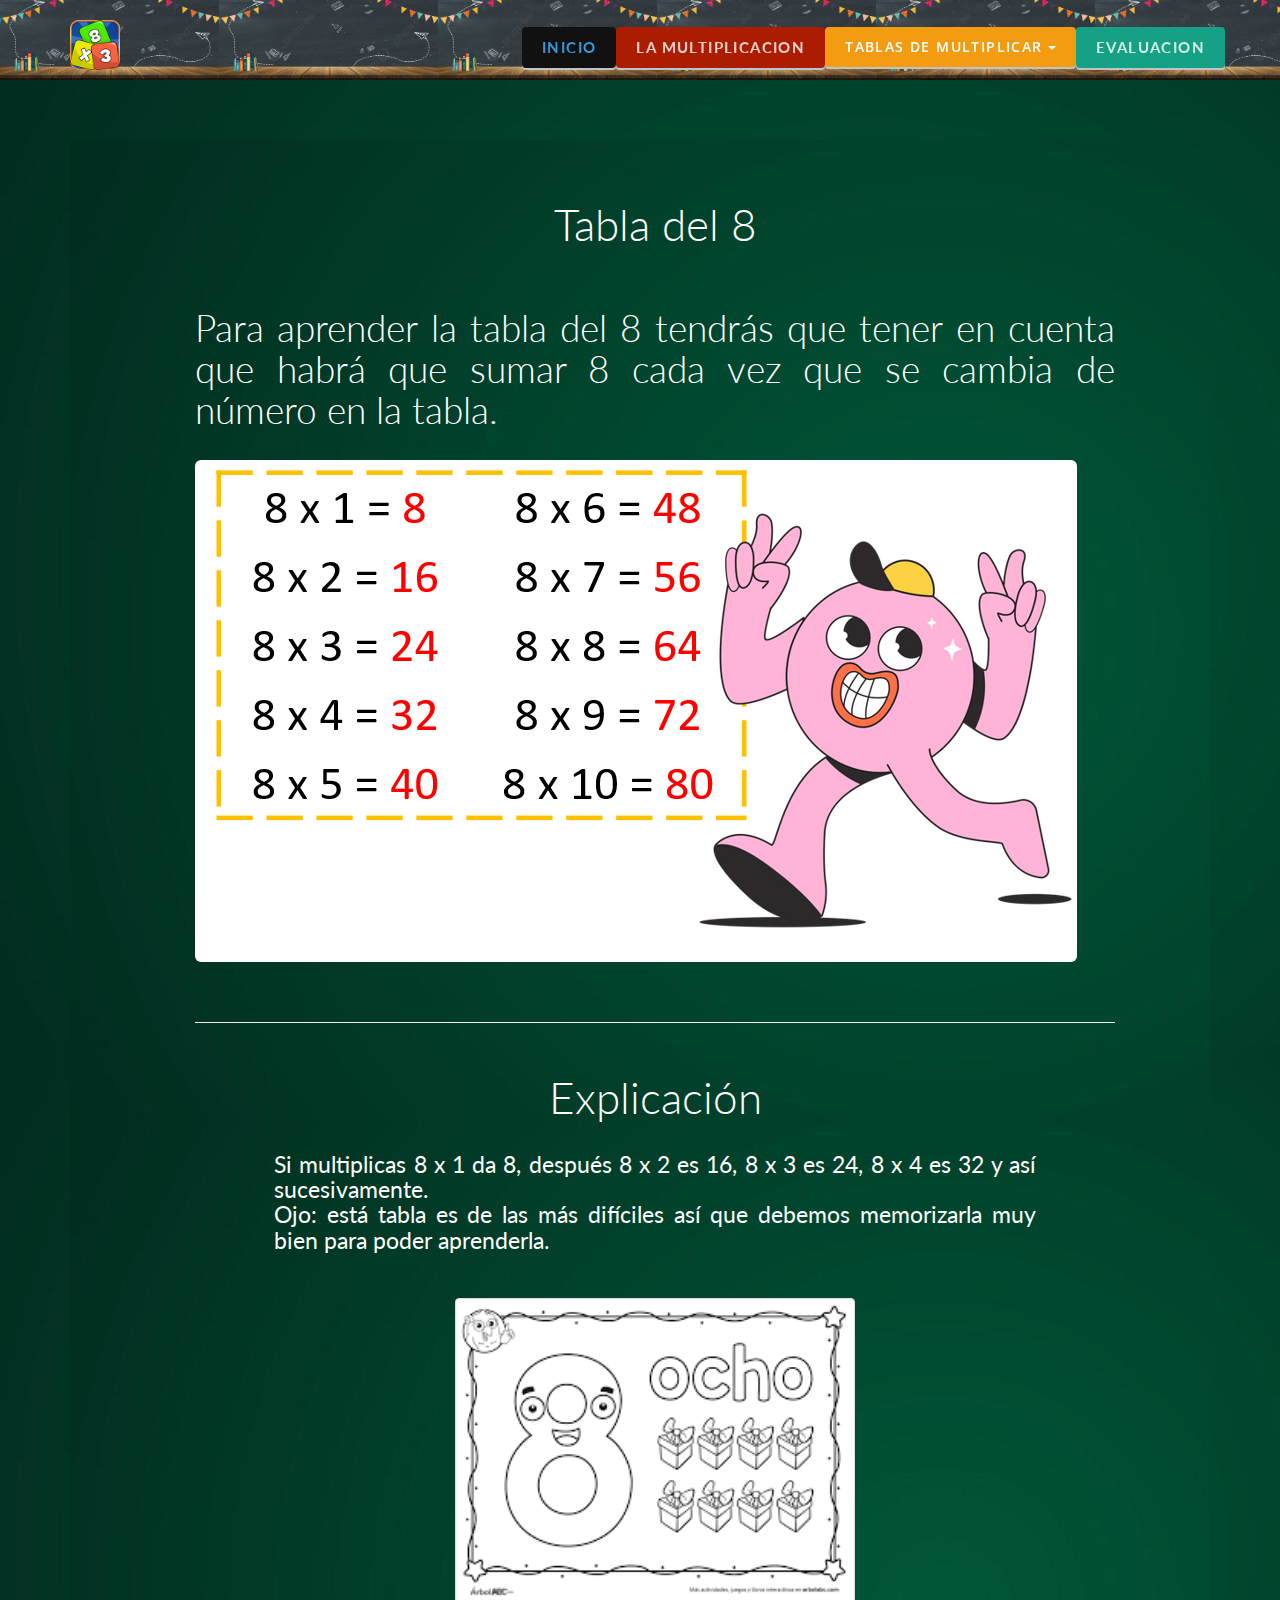
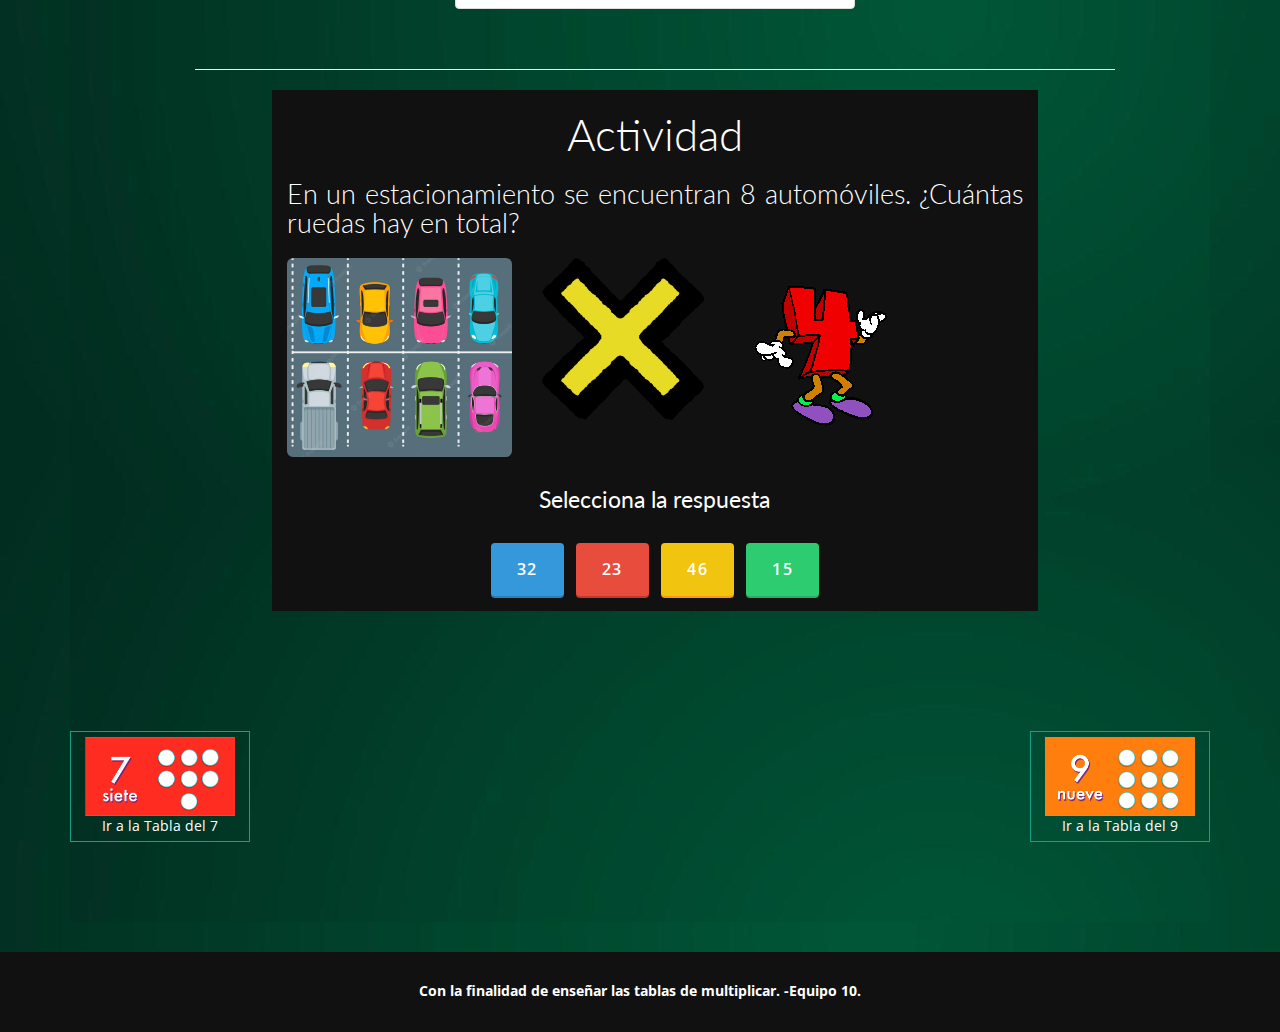
<file: paginas/tablad8.html>
<!DOCTYPE html> 
<html lang="en" style="height:100%;">
    <head> 
        <meta charset="utf-8"> 
        <title>Tabla del 8</title>
        <meta name="viewport" content="width=device-width, initial-scale=1.0"> 
        <meta name="keywords" content="pinegrow, blocks, bootstrap"/>
        <meta name="description" content="Aprender tablas"/>
        <link rel="shortcut icon" href="../images/multipers.png"> 
        <!-- Core CSS -->         
        <link href="../bootstrap/css/bootstrap.min.css" rel="stylesheet"> 
        <link href="../css/font-awesome.min.css" rel="stylesheet">
        <link href="http://fonts.googleapis.com/css?family=Open+Sans:300italic,400italic,600italic,700italic,400,300,600,700" rel="stylesheet">
        <link href="http://fonts.googleapis.com/css?family=Lato:300,400,700,300italic,400italic,700italic" rel="stylesheet">
        <!-- Style Library -->         
        <link href="../css/style-library-1.css" rel="stylesheet">
        <link href="../css/plugins.css" rel="stylesheet">
        <link href="../css/blocks.css" rel="stylesheet">
        <link href="../css/custom.css" rel="stylesheet">
        <!-- HTML5 shim, for IE6-8 support of HTML5 elements. All other JS at the end of file. -->         
        <!--[if lt IE 9]>
      <script src="js/html5shiv.js"></script>
      <script src="js/respond.min.js"></script>
    <![endif]-->         
    </head>     
    <body data-spy="scroll" data-target="nav" class="bg-black">
        <header id="header-1" class="header-1">
            <!-- Navbar -->
            <nav class="headroom headroom--pinned main-nav navbar-fixed-top" style="background-image:url('../images/fondop2.png');   background-size:contain;
">
                <div class="container">
                    <!-- Brand and toggle -->
                    <div class="navbar-header">
                        <button type="button" class="navbar-toggle" data-toggle="collapse" data-target=".navbar-collapse">
                            <span class="sr-only">Toggle navigation</span>
                            <span class="icon-bar"></span>
                            <span class="icon-bar"></span>
                            <span class="icon-bar"></span>
                        </button>
                        <a href="../index.html"> <img class="brand-img img-responsive" src="../images/multipers.png" width="50" height="50"> </a>
                    </div>
                    <!-- Navigation -->
                    <div class="collapse navbar-collapse">
                        <ul class="nav navbar-nav navbar-right">
                            <li class="active nav-item">
                                <button type="button" class="bg-black bg-moonlight-hover btn btn-default white btn-link">
                                    <a href="../index.html">Inicio</a>
                                </button>
                                <link/>
                            </li>
                            <li class="nav-item">
                                <button type="button" class="bg-milanored btn btn-default white">
                                    <a href="lamultiplicacion.html">La multiplicacion</a>
                                </button>
                            </li>
                            <li class="nav-item dropdown">
                                <div class="btn-group">
                                    <button type="button" class="bg-orange btn btn-default dropdown-toggle white" data-toggle="dropdown">Tablas de multiplicar 
                                        <span class="caret"></span>
                                    </button>                                     
                                    <ul class="dropdown-menu" role="menu"> 
                                        <li>
                                            <a href="tablad1.html">Tabla del 1</a>
                                        </li>                                         
                                        <li class="divider"></li>                                         
                                        <li>
                                            <a href="tablad2.html">Tabla del 2</a>
                                        </li>                                         
                                        <li class="divider"></li>                                         
                                        <li>
                                            <a href="tablad3.html">Tabla del 3</a>
                                        </li>
                                        <li class="divider"></li>                                         
                                        <li>
                                            <a href="tablad4.html">Tabla del 4</a>
                                        </li>
                                        <li class="divider"></li>                                         
                                        <li>
                                            <a href="tablad5.html">Tabla del 5</a>
                                        </li>
                                        <li class="divider"></li>                                         
                                        <li>
                                            <a href="tablad6.html">Tabla del 6</a>
                                        </li>
                                        <li class="divider"></li>                                         
                                        <li>
                                            <a href="tablad7.html">Tabla del 7</a>
                                        </li>
                                        <li class="divider"></li>                                         
                                        <li>
                                            <a href="tablad8.html">Tabla del 8</a>
                                        </li>
                                        <li class="divider"></li>                                         
                                        <li>
                                            <a href="tablad9.html">Tabla del 9</a>
                                        </li>
                                        <li class="divider"></li>                                         
                                        <li>
                                            <a href="tablad10.html">Tabla del 10</a>
                                        </li>
                                    </ul>                                     
                                </div>
                            </li>
                            <!--//dropdown-->
                            <li class="nav-item">
                                <button type="button" class="bg-aqua btn btn-default white">
                                    <a href="multiply.html">Evaluacion</a>
                                </button>
                            </li>
                        </ul>
                        <!--//nav-->
                    </div>
                    <!--// End Navigation -->
                </div>
                <!--// End Container -->
            </nav>
            <!--// End Navbar -->
        </header>
        <section class="content-block-nopad footer-wrap-1-2" style="background-image:url('../images/fondow.jpg');">
            <div class="container footer-1-2">
                <div class="big-social row">
</div>
                <div class="blog-1 content-block" style="background-image:url('../images/fondow.jpg');">
                    <div class="container text-center">
                        <div class="underlined-title">
                            <h1 class="white">Tabla del 8</h1>
                        </div>
                        <div class="col-sm-10 col-sm-offset-1">
                            <div class="post">
                                <h2 class="text-justify white">Para aprender la tabla del 8 tendrás que tener en cuenta que habrá que sumar 8 cada vez que se cambia de número en la tabla.</h2>
                                <img class="img-responsive img-rounded" src="../images/tabla8.png">
                            </div>
                            <hr>
                            <div class="post">
                                <h1 class="white">Explicación</h1>
                                <div class="row">
                                    <div class="col-sm-10 col-sm-offset-1">
                                        <h4 class="text-justify white">Si multiplicas 8 x 1 da 8, después 8 x 2 es 16, 8 x 3 es 24, 8 x 4 es 32 y así sucesivamente. <br>
Ojo: está tabla es de las más difíciles así que debemos memorizarla muy bien para poder aprenderla.</h4>
                                        <img class="img-responsive img-thumbnail responsive" src="../images/exp8.png" width="400">
                                    </div>
                                </div>
                            </div>
                            <hr>
                            <div class="bg-black col-sm-10 col-sm-offset-1">
                                <h1 class="white">Actividad</h1>
                                <h3 class="text-justify white">En un estacionamiento se encuentran 8 automóviles. ¿Cuántas ruedas hay en total?</h3>
                                <div class="row"> 
                                    <div class="col-md-4">
                                        <img class="img-rounded img-responsive" src="../images/estacionamiento.png">
                                    </div>                                     
                                    <div class="col-md-3">
                                        <img class="img-rounded img-responsive" src="../images/xmult.png">
                                    </div>                                     
                                    <div class="col-md-4">
                                        <img class="img-rounded img-responsive" src="../images/4gif.gif">
                                    </div>                                     
                                </div>
                                <div class="text-center">
                                    <br>
                                    <h4 class="white">Selecciona la respuesta</h4>
                                    <a tabindex="0" class="btn btn-info btn-lg" role="button" data-placement="bottom" data-toggle="popover" data-trigger="focus" data-content="¡Correcto!" data-dismiss="500">32</a>
                                    &nbsp;
                                    <a tabindex="0" class="btn btn-danger btn-lg" role="button" data-placement="bottom" data-toggle="popover" data-trigger="focus" data-content="Incorrecto" data-dismiss="500">23</a>
                                    &nbsp;
                                    <a tabindex="0" class="btn btn-lg btn-warning" role="button" data-placement="bottom" data-toggle="popover" data-trigger="focus" data-content="Incorrecto" data-dismiss="500">46</a>                                    &nbsp;
                                    <a tabindex="0" class="btn btn-lg btn-success" role="button" data-placement="bottom" data-toggle="popover" data-trigger="focus" data-content="Incorrecto" data-dismiss="500">15</a>
                                </div>
                            </div>
                        </div>
                        <!-- /.col-sm-10 -->
                    </div>
                    <br>
                    <br>
                    <br>
                    <br>
                    <br>
                    <!-- /.container -->
                    <ul class="pager"> 
                        <li class="previous">
                            <a href="tablad7.html" class="bg-black-hover bg-transparent white white-hover"><img class="brand-img img-responsive" src="../images/7.png">Ir a la Tabla del 7</a>
                        </li>                         
                        <li class="next">
                            <a href="tablad9.html" class="bg-black-hover bg-transparent white white-hover"><img class="brand-img img-responsive" src="../images/9.png">Ir a la Tabla del 9</a>
                        </li>                         
                    </ul>
                </div>
            </div>
            <!-- /.container -->
        </section>
        <section class="bg-orange content-block-nopad footer-wrap-1-2">
            <!-- /.container -->
        </section>
        <div class="bg-transparent copyright-bar-2">
            <div class="container text-center">
                <p>Con la finalidad de enseñar las tablas de multiplicar. -Equipo 10.</p>
            </div>
        </div>
        <script type="text/javascript" src="../js/jquery-1.11.1.min.js"></script>         
        <script type="text/javascript" src="../js/bootstrap.min.js"></script>         
        <script type="text/javascript" src="../js/plugins.js"></script>
        <script src="https://maps.google.com/maps/api/js?sensor=true"></script>
        <script type="text/javascript" src="../js/bskit-scripts.js"></script>         
        <script>
    $(function() {
    $('[data-toggle="popover"]').popover();
        $('.popover-dismiss').popover({
             trigger: 'focus'
})
})
</script>
        <script>
    $(function() {
    $('[data-toggle="popover"]').popover();
        $('.popover-dismiss').popover({
             trigger: 'focus'
})
})
</script>
    </body>     
</html>
</file>
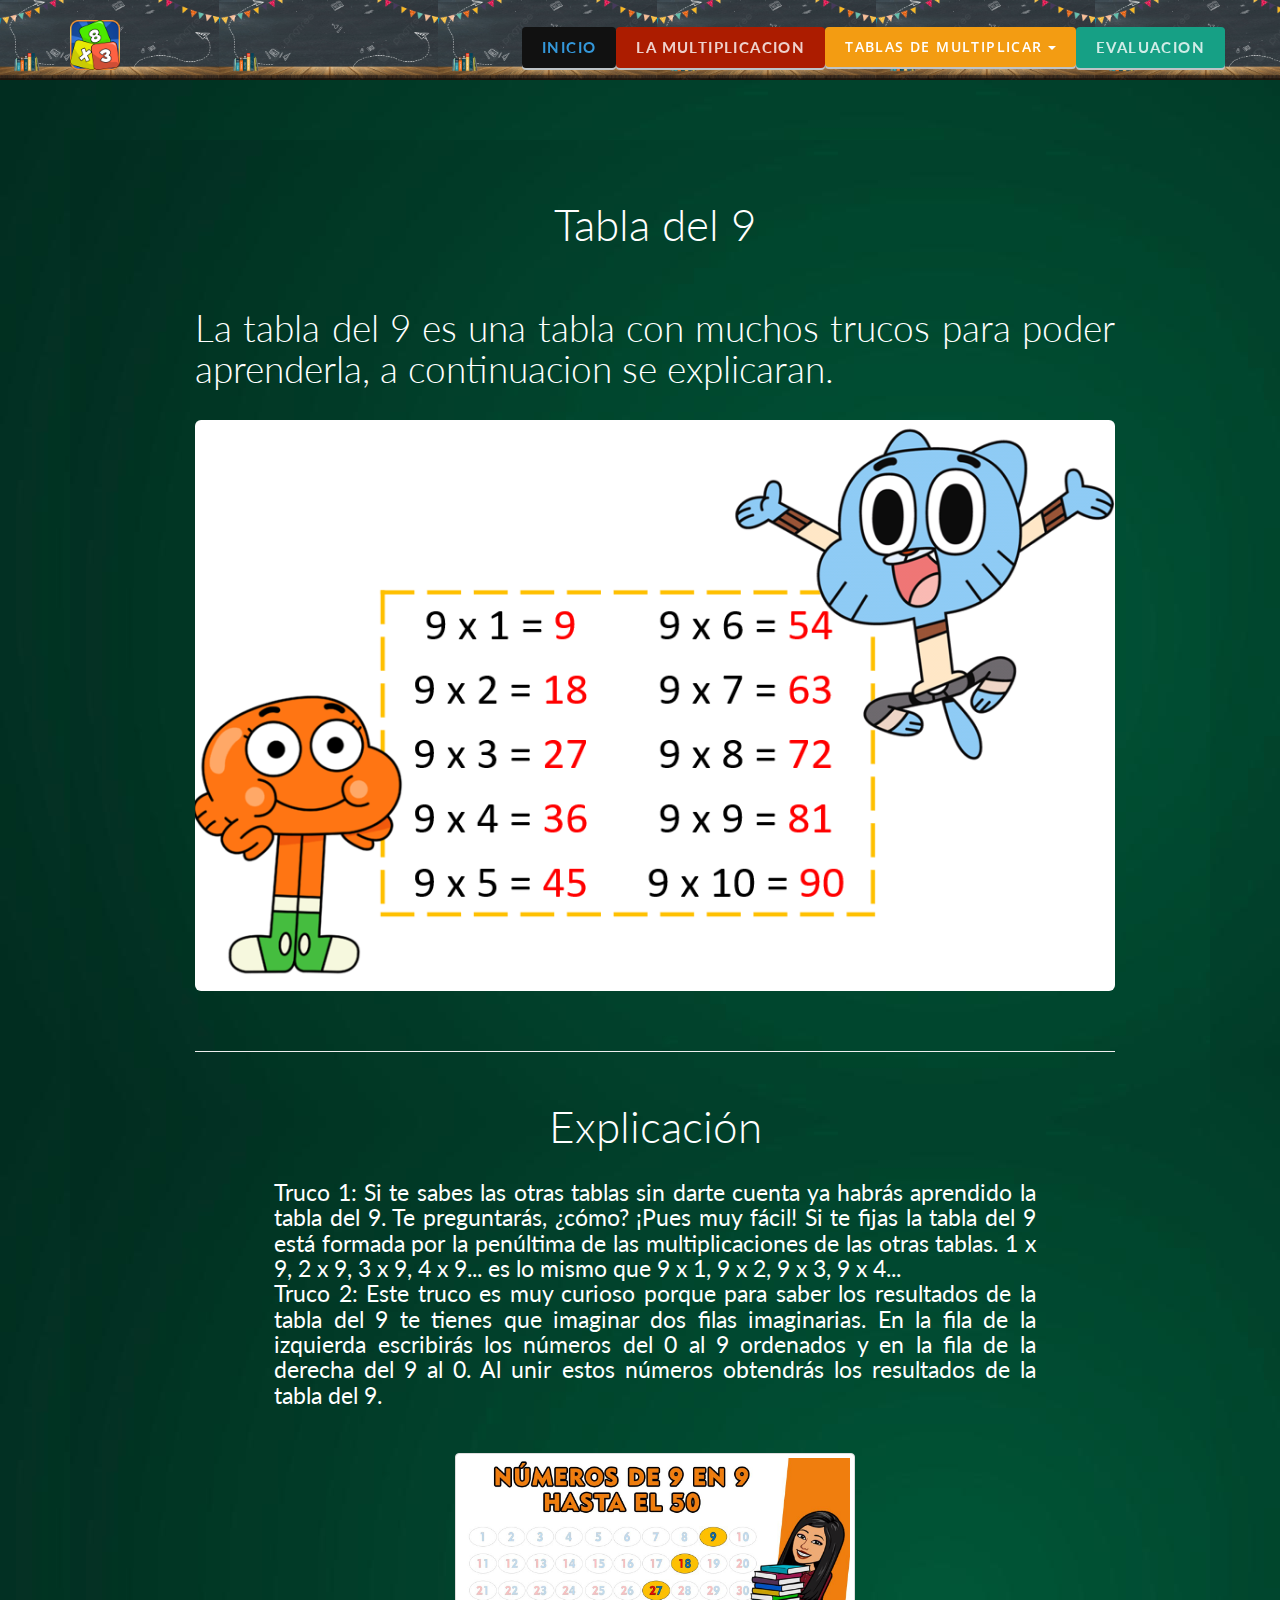
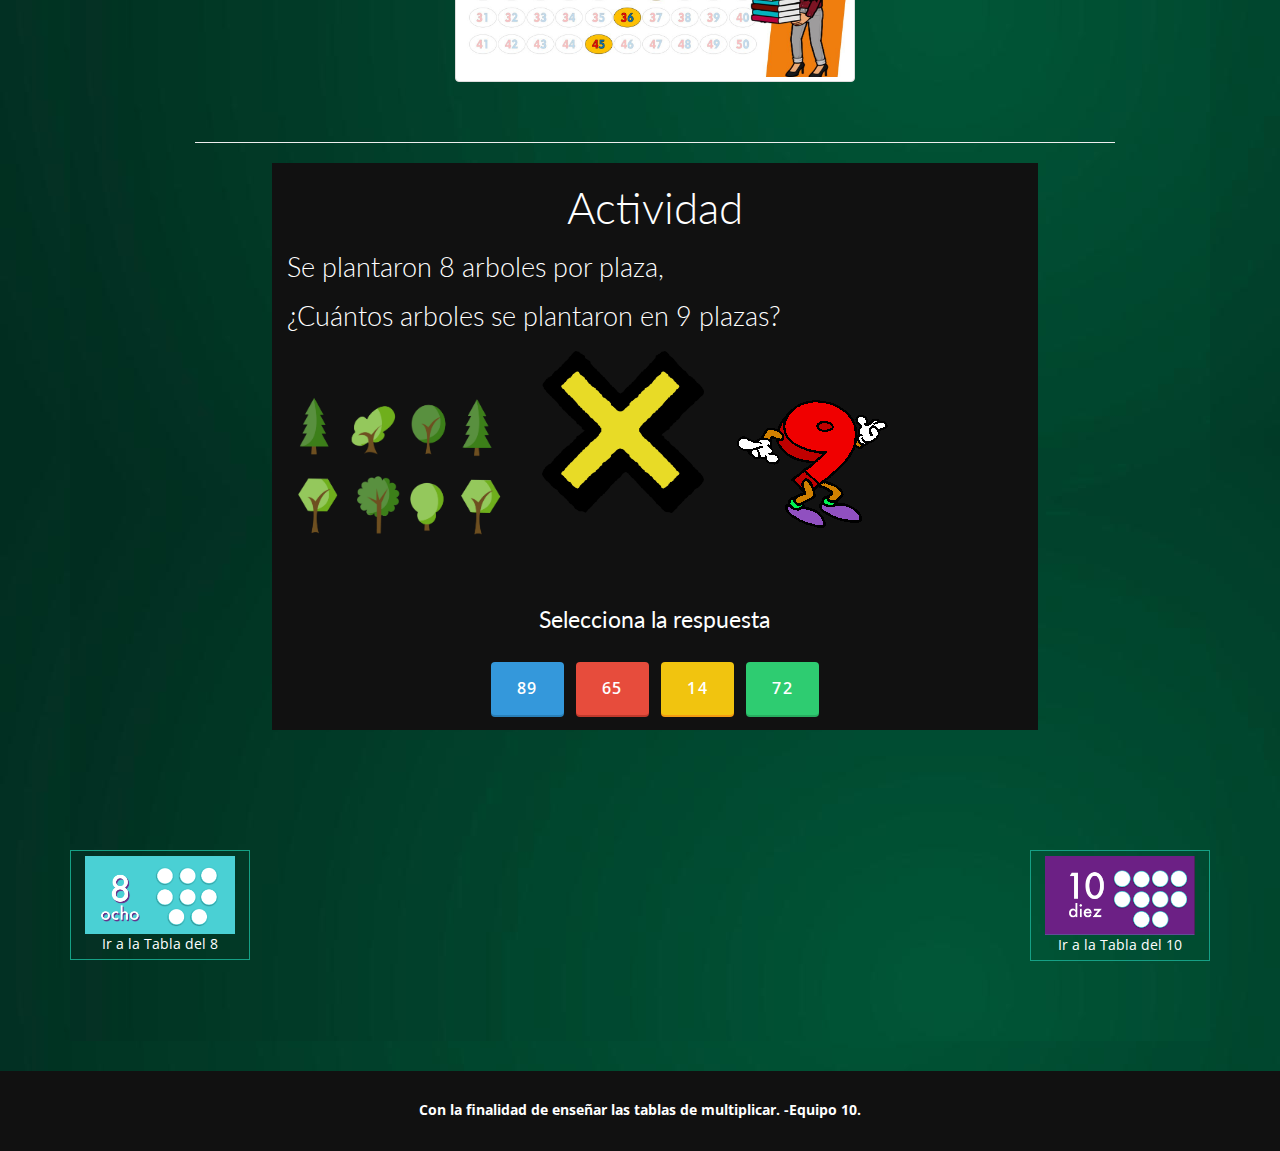
<file: paginas/tablad9.html>
<!DOCTYPE html> 
<html lang="en" style="height:100%;">
    <head> 
        <meta charset="utf-8"> 
        <title>Tabla del 9</title>
        <meta name="viewport" content="width=device-width, initial-scale=1.0"> 
        <meta name="keywords" content="pinegrow, blocks, bootstrap"/>
        <meta name="description" content="Aprender tablas"/>
        <link rel="shortcut icon" href="../images/multipers.png"> 
        <!-- Core CSS -->         
        <link href="../bootstrap/css/bootstrap.min.css" rel="stylesheet"> 
        <link href="../css/font-awesome.min.css" rel="stylesheet">
        <link href="http://fonts.googleapis.com/css?family=Open+Sans:300italic,400italic,600italic,700italic,400,300,600,700" rel="stylesheet">
        <link href="http://fonts.googleapis.com/css?family=Lato:300,400,700,300italic,400italic,700italic" rel="stylesheet">
        <!-- Style Library -->         
        <link href="../css/style-library-1.css" rel="stylesheet">
        <link href="../css/plugins.css" rel="stylesheet">
        <link href="../css/blocks.css" rel="stylesheet">
        <link href="../css/custom.css" rel="stylesheet">
        <!-- HTML5 shim, for IE6-8 support of HTML5 elements. All other JS at the end of file. -->         
        <!--[if lt IE 9]>
      <script src="js/html5shiv.js"></script>
      <script src="js/respond.min.js"></script>
    <![endif]-->         
    </head>     
    <body data-spy="scroll" data-target="nav" class="bg-black">
        <header id="header-1" class="header-1">
            <!-- Navbar -->
            <nav class="headroom headroom--pinned main-nav navbar-fixed-top" style="background-image:url('../images/fondop2.png');   background-size:contain;
">
                <div class="container">
                    <!-- Brand and toggle -->
                    <div class="navbar-header">
                        <button type="button" class="navbar-toggle" data-toggle="collapse" data-target=".navbar-collapse">
                            <span class="sr-only">Toggle navigation</span>
                            <span class="icon-bar"></span>
                            <span class="icon-bar"></span>
                            <span class="icon-bar"></span>
                        </button>
                        <a href="../index.html"> <img class="brand-img img-responsive" src="../images/multipers.png" width="50" height="50"> </a>
                    </div>
                    <!-- Navigation -->
                    <div class="collapse navbar-collapse">
                        <ul class="nav navbar-nav navbar-right">
                            <li class="active nav-item">
                                <button type="button" class="bg-black bg-moonlight-hover btn btn-default white btn-link">
                                    <a href="../index.html">Inicio</a>
                                </button>
                                <link/>
                            </li>
                            <li class="nav-item">
                                <button type="button" class="bg-milanored btn btn-default white">
                                    <a href="lamultiplicacion.html">La multiplicacion</a>
                                </button>
                            </li>
                            <li class="nav-item dropdown">
                                <div class="btn-group">
                                    <button type="button" class="bg-orange btn btn-default dropdown-toggle white" data-toggle="dropdown">Tablas de multiplicar 
                                        <span class="caret"></span>
                                    </button>                                     
                                    <ul class="dropdown-menu" role="menu"> 
                                        <li>
                                            <a href="tablad1.html">Tabla del 1</a>
                                        </li>                                         
                                        <li class="divider"></li>                                         
                                        <li>
                                            <a href="tablad2.html">Tabla del 2</a>
                                        </li>                                         
                                        <li class="divider"></li>                                         
                                        <li>
                                            <a href="tablad3.html">Tabla del 3</a>
                                        </li>
                                        <li class="divider"></li>                                         
                                        <li>
                                            <a href="tablad4.html">Tabla del 4</a>
                                        </li>
                                        <li class="divider"></li>                                         
                                        <li>
                                            <a href="tablad5.html">Tabla del 5</a>
                                        </li>
                                        <li class="divider"></li>                                         
                                        <li>
                                            <a href="tablad6.html">Tabla del 6</a>
                                        </li>
                                        <li class="divider"></li>                                         
                                        <li>
                                            <a href="tablad7.html">Tabla del 7</a>
                                        </li>
                                        <li class="divider"></li>                                         
                                        <li>
                                            <a href="tablad8.html">Tabla del 8</a>
                                        </li>
                                        <li class="divider"></li>                                         
                                        <li>
                                            <a href="tablad9.html">Tabla del 9</a>
                                        </li>
                                        <li class="divider"></li>                                         
                                        <li>
                                            <a href="tablad10.html">Tabla del 10</a>
                                        </li>
                                    </ul>                                     
                                </div>
                            </li>
                            <!--//dropdown-->
                            <li class="nav-item">
                                <button type="button" class="bg-aqua btn btn-default white">
                                    <a href="multiply.html">Evaluacion</a>
                                </button>
                            </li>
                        </ul>
                        <!--//nav-->
                    </div>
                    <!--// End Navigation -->
                </div>
                <!--// End Container -->
            </nav>
            <!--// End Navbar -->
        </header>
        <section class="content-block-nopad footer-wrap-1-2" style="background-image:url('../images/fondow.jpg');">
            <div class="container footer-1-2">
                <div class="big-social row">
</div>
                <div class="blog-1 content-block" style="background-image:url('../images/fondow.jpg');">
                    <div class="container text-center">
                        <div class="underlined-title">
                            <h1 class="white">Tabla del 9</h1>
                        </div>
                        <div class="col-sm-10 col-sm-offset-1">
                            <div class="post">
                                <h2 class="text-justify white">La tabla del 9 es una tabla con muchos trucos para poder aprenderla, a continuacion se explicaran.</h2>
                                <img class="img-responsive img-rounded" src="../images/tabla9.png">
                            </div>
                            <hr>
                            <div class="post">
                                <h1 class="white">Explicación</h1>
                                <div class="row">
                                    <div class="col-sm-10 col-sm-offset-1">
                                        <h4 class="text-justify white">Truco 1:
Si te sabes las otras tablas sin darte cuenta ya habrás aprendido la tabla del 9. Te preguntarás, ¿cómo? ¡Pues muy fácil! Si te fijas la tabla del 9 está formada por la penúltima de las multiplicaciones de las otras tablas. 1 x 9, 2 x 9, 3 x 9, 4 x 9... es lo mismo que 9 x 1, 9 x 2, 9 x 3, 9 x 4...<br>
Truco 2: 
Este truco es muy curioso porque para saber los resultados de la tabla del 9 te tienes que imaginar dos filas imaginarias. En la fila de la izquierda escribirás los números del 0 al 9 ordenados y en la fila de la derecha del 9 al 0. Al unir estos números obtendrás los resultados de la tabla del 9.</h4>
                                        <img class="img-responsive img-thumbnail responsive" src="../images/exp9.png" width="400">
                                    </div>
                                </div>
                            </div>
                            <hr>
                            <div class="bg-black col-sm-10 col-sm-offset-1">
                                <h1 class="white">Actividad</h1>
                                <h3 class="text-justify white">Se plantaron 8 arboles por plaza,</h3>
                                <h3 class="text-justify white">¿Cuántos arboles se plantaron en 9 plazas?</h3>
                                <div class="row"> 
                                    <div class="col-md-4">
                                        <img class="img-rounded img-responsive" src="../images/arboles.png">
                                    </div>                                     
                                    <div class="col-md-3">
                                        <img class="img-rounded img-responsive" src="../images/xmult.png">
                                    </div>                                     
                                    <div class="col-md-4">
                                        <img class="img-rounded img-responsive" src="../images/9gif.gif">
                                    </div>                                     
                                </div>
                                <div class="text-center">
                                    <br>
                                    <h4 class="white">Selecciona la respuesta</h4>
                                    <a tabindex="0" class="btn btn-info btn-lg" role="button" data-placement="bottom" data-toggle="popover" data-trigger="focus" data-content="Incorrecto" data-dismiss="500">89</a>
                                    &nbsp;
                                    <a tabindex="0" class="btn btn-danger btn-lg" role="button" data-placement="bottom" data-toggle="popover" data-trigger="focus" data-content="Incorrecto" data-dismiss="500">65</a>
                                    &nbsp;
                                    <a tabindex="0" class="btn btn-lg btn-warning" role="button" data-placement="bottom" data-toggle="popover" data-trigger="focus" data-content="Incorrecto" data-dismiss="500">14</a>                                    &nbsp;
                                    <a tabindex="0" class="btn btn-lg btn-success" role="button" data-placement="bottom" data-toggle="popover" data-trigger="focus" data-content="¡Correcto!" data-dismiss="500">72</a>
                                </div>
                            </div>
                        </div>
                        <!-- /.col-sm-10 -->
                    </div>
                    <br>
                    <br>
                    <br>
                    <br>
                    <br>
                    <!-- /.container -->
                    <ul class="pager"> 
                        <li class="previous">
                            <a href="tablad8.html" class="bg-black-hover bg-transparent white white-hover"><img class="brand-img img-responsive" src="../images/8.png">Ir a la Tabla del 8</a>
                        </li>                         
                        <li class="next">
                            <a href="tablad10.html" class="bg-black-hover bg-transparent white white-hover"><img class="brand-img img-responsive" src="../images/10.png">Ir a la Tabla del 10</a>
                        </li>                         
                    </ul>
                </div>
            </div>
            <!-- /.container -->
        </section>
        <section class="bg-orange content-block-nopad footer-wrap-1-2">
            <!-- /.container -->
        </section>
        <div class="bg-transparent copyright-bar-2">
            <div class="container text-center">
                <p>Con la finalidad de enseñar las tablas de multiplicar. -Equipo 10.</p>
            </div>
        </div>
        <script type="text/javascript" src="../js/jquery-1.11.1.min.js"></script>         
        <script type="text/javascript" src="../js/bootstrap.min.js"></script>         
        <script type="text/javascript" src="../js/plugins.js"></script>
        <script src="https://maps.google.com/maps/api/js?sensor=true"></script>
        <script type="text/javascript" src="../js/bskit-scripts.js"></script>         
        <script>
    $(function() {
    $('[data-toggle="popover"]').popover();
        $('.popover-dismiss').popover({
             trigger: 'focus'
})
})
</script>
        <script>
    $(function() {
    $('[data-toggle="popover"]').popover();
        $('.popover-dismiss').popover({
             trigger: 'focus'
})
})
</script>
    </body>     
</html>
</file>
<file: css/plugins.css>
/*
 * 	Core Owl Carousel CSS File
 *	v1.3.3
 */

/* clearfix */
.owl-carousel .owl-wrapper:after {
    content: ".";
    display: block;
    clear: both;
    visibility: hidden;
    line-height: 0;
    height: 0;
}
/* display none until init */
.owl-carousel{
    display: none;
    position: relative;
    width: 100%;
    -ms-touch-action: pan-y;
}
.owl-carousel .owl-wrapper{
    display: none;
    position: relative;
    -webkit-transform: translate3d(0px, 0px, 0px);
}
.owl-carousel .owl-wrapper-outer{
    overflow: hidden;
    position: relative;
    width: 100%;
}
.owl-carousel .owl-wrapper-outer.autoHeight{
    -webkit-transition: height 500ms ease-in-out;
    -moz-transition: height 500ms ease-in-out;
    -ms-transition: height 500ms ease-in-out;
    -o-transition: height 500ms ease-in-out;
    transition: height 500ms ease-in-out;
}

.owl-carousel .owl-item{
    float: left;
}
.owl-controls .owl-page,
.owl-controls .owl-buttons div{
    cursor: pointer;
}
.owl-controls {
    -webkit-user-select: none;
    -khtml-user-select: none;
    -moz-user-select: none;
    -ms-user-select: none;
    user-select: none;
    -webkit-tap-highlight-color: rgba(0, 0, 0, 0);
}

/* mouse grab icon */
.grabbing {
    cursor:url(grabbing.png) 8 8, move;
}

/* fix */
.owl-carousel  .owl-wrapper,
.owl-carousel  .owl-item{
    -webkit-backface-visibility: hidden;
    -moz-backface-visibility:    hidden;
    -ms-backface-visibility:     hidden;
    -webkit-transform: translate3d(0,0,0);
    -moz-transform: translate3d(0,0,0);
    -ms-transform: translate3d(0,0,0);
}

/*
 *  Owl Carousel CSS3 Transitions
 *  v1.3.2
 */

.owl-origin {
    -webkit-perspective: 1200px;
    -webkit-perspective-origin-x : 50%;
    -webkit-perspective-origin-y : 50%;
    -moz-perspective : 1200px;
    -moz-perspective-origin-x : 50%;
    -moz-perspective-origin-y : 50%;
    perspective : 1200px;
}
/* fade */
.owl-fade-out {
    z-index: 10;
    -webkit-animation: fadeOut .7s both ease;
    -moz-animation: fadeOut .7s both ease;
    animation: fadeOut .7s both ease;
}
.owl-fade-in {
    -webkit-animation: fadeIn .7s both ease;
    -moz-animation: fadeIn .7s both ease;
    animation: fadeIn .7s both ease;
}
/* backSlide */
.owl-backSlide-out {
    -webkit-animation: backSlideOut 1s both ease;
    -moz-animation: backSlideOut 1s both ease;
    animation: backSlideOut 1s both ease;
}
.owl-backSlide-in {
    -webkit-animation: backSlideIn 1s both ease;
    -moz-animation: backSlideIn 1s both ease;
    animation: backSlideIn 1s both ease;
}
/* goDown */
.owl-goDown-out {
    -webkit-animation: scaleToFade .7s ease both;
    -moz-animation: scaleToFade .7s ease both;
    animation: scaleToFade .7s ease both;
}
.owl-goDown-in {
    -webkit-animation: goDown .6s ease both;
    -moz-animation: goDown .6s ease both;
    animation: goDown .6s ease both;
}
/* scaleUp */
.owl-fadeUp-in {
    -webkit-animation: scaleUpFrom .5s ease both;
    -moz-animation: scaleUpFrom .5s ease both;
    animation: scaleUpFrom .5s ease both;
}

.owl-fadeUp-out {
    -webkit-animation: scaleUpTo .5s ease both;
    -moz-animation: scaleUpTo .5s ease both;
    animation: scaleUpTo .5s ease both;
}
/* Keyframes */
/*empty*/
@-webkit-keyframes empty {
    0% {opacity: 1;}
}
@-moz-keyframes empty {
    0% {opacity: 1;}
}
@keyframes empty {
    0% {opacity: 1;}
}
@-webkit-keyframes fadeIn {
    0% { opacity:0; }
    100% { opacity:1; }
}
@-moz-keyframes fadeIn {
    0% { opacity:0; }
    100% { opacity:1; }
}
@keyframes fadeIn {
    0% { opacity:0; }
    100% { opacity:1; }
}
@-webkit-keyframes fadeOut {
    0% { opacity:1; }
    100% { opacity:0; }
}
@-moz-keyframes fadeOut {
    0% { opacity:1; }
    100% { opacity:0; }
}
@keyframes fadeOut {
    0% { opacity:1; }
    100% { opacity:0; }
}
@-webkit-keyframes backSlideOut {
    25% { opacity: .5; -webkit-transform: translateZ(-500px); }
    75% { opacity: .5; -webkit-transform: translateZ(-500px) translateX(-200%); }
    100% { opacity: .5; -webkit-transform: translateZ(-500px) translateX(-200%); }
}
@-moz-keyframes backSlideOut {
    25% { opacity: .5; -moz-transform: translateZ(-500px); }
    75% { opacity: .5; -moz-transform: translateZ(-500px) translateX(-200%); }
    100% { opacity: .5; -moz-transform: translateZ(-500px) translateX(-200%); }
}
@keyframes backSlideOut {
    25% { opacity: .5; transform: translateZ(-500px); }
    75% { opacity: .5; transform: translateZ(-500px) translateX(-200%); }
    100% { opacity: .5; transform: translateZ(-500px) translateX(-200%); }
}
@-webkit-keyframes backSlideIn {
    0%, 25% { opacity: .5; -webkit-transform: translateZ(-500px) translateX(200%); }
    75% { opacity: .5; -webkit-transform: translateZ(-500px); }
    100% { opacity: 1; -webkit-transform: translateZ(0) translateX(0); }
}
@-moz-keyframes backSlideIn {
    0%, 25% { opacity: .5; -moz-transform: translateZ(-500px) translateX(200%); }
    75% { opacity: .5; -moz-transform: translateZ(-500px); }
    100% { opacity: 1; -moz-transform: translateZ(0) translateX(0); }
}
@keyframes backSlideIn {
    0%, 25% { opacity: .5; transform: translateZ(-500px) translateX(200%); }
    75% { opacity: .5; transform: translateZ(-500px); }
    100% { opacity: 1; transform: translateZ(0) translateX(0); }
}
@-webkit-keyframes scaleToFade {
    to { opacity: 0; -webkit-transform: scale(.8); }
}
@-moz-keyframes scaleToFade {
    to { opacity: 0; -moz-transform: scale(.8); }
}
@keyframes scaleToFade {
    to { opacity: 0; transform: scale(.8); }
}
@-webkit-keyframes goDown {
    from { -webkit-transform: translateY(-100%); }
}
@-moz-keyframes goDown {
    from { -moz-transform: translateY(-100%); }
}
@keyframes goDown {
    from { transform: translateY(-100%); }
}

@-webkit-keyframes scaleUpFrom {
    from { opacity: 0; -webkit-transform: scale(1.5); }
}
@-moz-keyframes scaleUpFrom {
    from { opacity: 0; -moz-transform: scale(1.5); }
}
@keyframes scaleUpFrom {
    from { opacity: 0; transform: scale(1.5); }
}

@-webkit-keyframes scaleUpTo {
    to { opacity: 0; -webkit-transform: scale(1.5); }
}
@-moz-keyframes scaleUpTo {
    to { opacity: 0; -moz-transform: scale(1.5); }
}
@keyframes scaleUpTo {
    to { opacity: 0; transform: scale(1.5); }
}

/* Magnific Popup CSS */
.mfp-bg {
    top: 0;
    left: 0;
    width: 100%;
    height: 100%;
    z-index: 1042;
    overflow: hidden;
    position: fixed;
    background: #0b0b0b;
    opacity: 0.8;
    filter: alpha(opacity=80); }

.mfp-wrap {
    top: 0;
    left: 0;
    width: 100%;
    height: 100%;
    z-index: 1043;
    position: fixed;
    outline: none !important;
    -webkit-backface-visibility: hidden; }

.mfp-container {
    text-align: center;
    position: absolute;
    width: 100%;
    height: 100%;
    left: 0;
    top: 0;
    padding: 0 8px;
    -webkit-box-sizing: border-box;
    -moz-box-sizing: border-box;
    box-sizing: border-box; }

.mfp-container:before {
    content: '';
    display: inline-block;
    height: 100%;
    vertical-align: middle; }

.mfp-align-top .mfp-container:before {
    display: none; }

.mfp-content {
    position: relative;
    display: inline-block;
    vertical-align: middle;
    margin: 0 auto;
    text-align: left;
    z-index: 1045; }

.mfp-inline-holder .mfp-content, .mfp-ajax-holder .mfp-content {
    width: 100%;
    cursor: auto; }

.mfp-ajax-cur {
    cursor: progress; }

.mfp-zoom-out-cur, .mfp-zoom-out-cur .mfp-image-holder .mfp-close {
    cursor: -moz-zoom-out;
    cursor: -webkit-zoom-out;
    cursor: zoom-out; }

.mfp-zoom {
    cursor: pointer;
    cursor: -webkit-zoom-in;
    cursor: -moz-zoom-in;
    cursor: zoom-in; }

.mfp-auto-cursor .mfp-content {
    cursor: auto; }

.mfp-close, .mfp-arrow, .mfp-preloader, .mfp-counter {
    -webkit-user-select: none;
    -moz-user-select: none;
    user-select: none; }

.mfp-loading.mfp-figure {
    display: none; }

.mfp-hide {
    display: none !important; }

.mfp-preloader {
    color: #CCC;
    position: absolute;
    top: 50%;
    width: auto;
    text-align: center;
    margin-top: -0.8em;
    left: 8px;
    right: 8px;
    z-index: 1044; }
.mfp-preloader a {
    color: #CCC; }
.mfp-preloader a:hover {
    color: #FFF; }

.mfp-s-ready .mfp-preloader {
    display: none; }

.mfp-s-error .mfp-content {
    display: none; }

button.mfp-close, button.mfp-arrow {
    overflow: visible;
    cursor: pointer;
    background: transparent;
    border: 0;
    -webkit-appearance: none;
    display: block;
    outline: none;
    padding: 0;
    z-index: 1046;
    -webkit-box-shadow: none;
    box-shadow: none; }
button::-moz-focus-inner {
    padding: 0;
    border: 0; }

.mfp-close {
    width: 44px;
    height: 44px;
    line-height: 44px;
    position: absolute;
    right: 0;
    top: 0;
    text-decoration: none;
    text-align: center;
    opacity: 0.65;
    filter: alpha(opacity=65);
    padding: 0 0 18px 10px;
    color: #FFF;
    font-style: normal;
    font-size: 28px;
    font-family: Arial, Baskerville, monospace; }
.mfp-close:hover, .mfp-close:focus {
    opacity: 1;
    filter: alpha(opacity=100); }
.mfp-close:active {
    top: 1px; }

.mfp-close-btn-in .mfp-close {
    color: #333; }

.mfp-image-holder .mfp-close, .mfp-iframe-holder .mfp-close {
    color: #FFF;
    right: -6px;
    text-align: right;
    padding-right: 6px;
    width: 100%; }

.mfp-counter {
    position: absolute;
    top: 0;
    right: 0;
    color: #CCC;
    font-size: 12px;
    line-height: 18px;
    white-space: nowrap; }

.mfp-arrow {
    position: absolute;
    opacity: 0.65;
    filter: alpha(opacity=65);
    margin: 0;
    top: 50%;
    margin-top: -55px;
    padding: 0;
    width: 90px;
    height: 110px;
    -webkit-tap-highlight-color: rgba(0, 0, 0, 0); }
.mfp-arrow:active {
    margin-top: -54px; }
.mfp-arrow:hover, .mfp-arrow:focus {
    opacity: 1;
    filter: alpha(opacity=100); }
.mfp-arrow:before, .mfp-arrow:after, .mfp-arrow .mfp-b, .mfp-arrow .mfp-a {
    content: '';
    display: block;
    width: 0;
    height: 0;
    position: absolute;
    left: 0;
    top: 0;
    margin-top: 35px;
    margin-left: 35px;
    border: medium inset transparent; }
.mfp-arrow:after, .mfp-arrow .mfp-a {
    border-top-width: 13px;
    border-bottom-width: 13px;
    top: 8px; }
.mfp-arrow:before, .mfp-arrow .mfp-b {
    border-top-width: 21px;
    border-bottom-width: 21px;
    opacity: 0.7; }

.mfp-arrow-left {
    left: 0; }
.mfp-arrow-left:after, .mfp-arrow-left .mfp-a {
    border-right: 17px solid #FFF;
    margin-left: 31px; }
.mfp-arrow-left:before, .mfp-arrow-left .mfp-b {
    margin-left: 25px;
    border-right: 27px solid #3F3F3F; }

.mfp-arrow-right {
    right: 0; }
.mfp-arrow-right:after, .mfp-arrow-right .mfp-a {
    border-left: 17px solid #FFF;
    margin-left: 39px; }
.mfp-arrow-right:before, .mfp-arrow-right .mfp-b {
    border-left: 27px solid #3F3F3F; }

.mfp-iframe-holder {
    padding-top: 40px;
    padding-bottom: 40px; }
.mfp-iframe-holder .mfp-content {
    line-height: 0;
    width: 100%;
    max-width: 900px; }
.mfp-iframe-holder .mfp-close {
    top: -40px; }

.mfp-iframe-scaler {
    width: 100%;
    height: 0;
    overflow: hidden;
    padding-top: 56.25%; }
.mfp-iframe-scaler iframe {
    position: absolute;
    display: block;
    top: 0;
    left: 0;
    width: 100%;
    height: 100%;
    box-shadow: 0 0 8px rgba(0, 0, 0, 0.6);
    background: #000; }

/* Main image in popup */
img.mfp-img {
    width: auto;
    max-width: 100%;
    height: auto;
    display: block;
    line-height: 0;
    -webkit-box-sizing: border-box;
    -moz-box-sizing: border-box;
    box-sizing: border-box;
    padding: 40px 0 40px;
    margin: 0 auto; }

/* The shadow behind the image */
.mfp-figure {
    line-height: 0; }
.mfp-figure:after {
    content: '';
    position: absolute;
    left: 0;
    top: 40px;
    bottom: 40px;
    display: block;
    right: 0;
    width: auto;
    height: auto;
    z-index: -1;
    box-shadow: 0 0 8px rgba(0, 0, 0, 0.6);
    background: #444; }
.mfp-figure small {
    color: #BDBDBD;
    display: block;
    font-size: 12px;
    line-height: 14px; }
.mfp-figure figure {
    margin: 0; }

.mfp-bottom-bar {
    margin-top: -36px;
    position: absolute;
    top: 100%;
    left: 0;
    width: 100%;
    cursor: auto; }

.mfp-title {
    text-align: left;
    line-height: 18px;
    color: #F3F3F3;
    word-wrap: break-word;
    padding-right: 36px; }

.mfp-image-holder .mfp-content {
    max-width: 100%; }

.mfp-gallery .mfp-image-holder .mfp-figure {
    cursor: pointer; }

@media screen and (max-width: 800px) and (orientation: landscape), screen and (max-height: 300px) {
    /**
         * Remove all paddings around the image on small screen
         */
    .mfp-img-mobile .mfp-image-holder {
        padding-left: 0;
        padding-right: 0; }
    .mfp-img-mobile img.mfp-img {
        padding: 0; }
    .mfp-img-mobile .mfp-figure:after {
        top: 0;
        bottom: 0; }
    .mfp-img-mobile .mfp-figure small {
        display: inline;
        margin-left: 5px; }
    .mfp-img-mobile .mfp-bottom-bar {
        background: rgba(0, 0, 0, 0.6);
        bottom: 0;
        margin: 0;
        top: auto;
        padding: 3px 5px;
        position: fixed;
        -webkit-box-sizing: border-box;
        -moz-box-sizing: border-box;
        box-sizing: border-box; }
    .mfp-img-mobile .mfp-bottom-bar:empty {
        padding: 0; }
    .mfp-img-mobile .mfp-counter {
        right: 5px;
        top: 3px; }
    .mfp-img-mobile .mfp-close {
        top: 0;
        right: 0;
        width: 35px;
        height: 35px;
        line-height: 35px;
        background: rgba(0, 0, 0, 0.6);
        position: fixed;
        text-align: center;
        padding: 0; }
}

@media all and (max-width: 900px) {
    .mfp-arrow {
        -webkit-transform: scale(0.75);
        transform: scale(0.75); }

    .mfp-arrow-left {
        -webkit-transform-origin: 0;
        transform-origin: 0; }

    .mfp-arrow-right {
        -webkit-transform-origin: 100%;
        transform-origin: 100%; }

    .mfp-container {
        padding-left: 6px;
        padding-right: 6px; }
}

.mfp-ie7 .mfp-img {
    padding: 0; }
.mfp-ie7 .mfp-bottom-bar {
    width: 600px;
    left: 50%;
    margin-left: -300px;
    margin-top: 5px;
    padding-bottom: 5px; }
.mfp-ie7 .mfp-container {
    padding: 0; }
.mfp-ie7 .mfp-content {
    padding-top: 44px; }
.mfp-ie7 .mfp-close {
    top: 0;
    right: 0;
    padding-top: 0; }
</file>
<file: css/custom.css>
/* Put your custom styles here */
</file>
<file: css/style.css>
@import url('https://fonts.googleapis.com/css2?family=Luckiest+Guy&display=swap');

*{
  padding: 0;
  margin: 0;
}

body{
  font-family: 'Luckiest Guy', cursive;
  background-color: #E6E6EA;
}

header{
  background: #FE4A49;
}

.container{
  width: 95%;
  margin: auto;
}


.current a::after{
  content: '-';
  font-size: 4px;
  background-color: white;
  display: block;
}

.wrapper{
  display: grid;
  grid-template-columns: 82% 18%;
}

.equation{
  display: flex;
  justify-content: center;
  align-items: center;
  box-shadow: 2px 2px 6px 0px rgba(0, 0, 0, 0.9);
  font-size: 5.2vw;
  background: #fff;
  border-radius: 3px;
  text-align: center;
  margin: 10px 10px 0px 10px;
}

.equation h1{
  display: inline;
  padding: 20px;
}

.answer-options{
  font-size: 5.2vw;
  margin-right: 10px;
}

.options{
  display: flex;
  justify-content: center;
  align-items: center;
  cursor: pointer;
  border-radius: 3px;
  margin-top: 10px;
  color: #fff;
  transition: 2s;
  box-shadow: 2px 2px 6px 0px rgba(0, 0, 0, 0.9);
}
</file>
<file: css/style-library-1.css>
/*
Template Name: Bootstrap Starter Kit - Style Library 1
Description: Business Startup & Prototyping HTML Framework
Author: Theme Spirit
Author URI: http://www.creativemarket.com/theme_spirit

Version: 1.0

*/

/*	PATTERN LIBRARY STYLES
/*----------------------------------------------------*/

body
{
    font-family: "Open Sans", Helvetica, Arial, sans-serif;
    color: #333333;
    background: #ffffff;
    overflow-x: hidden;
    /*text-rendering: optimizeLegibility;*/
    -webkit-font-smoothing: antialiased;
    -moz-osx-font-smoothing: grayscale;
}

/* BACKGROUND COLORS */
.bg-transparent
{
    background-color: transparent !important;
}

.bg-black
{
    background-color: #111111 !important;
}

.bg-white
{
    background-color: #FFFFFF !important;
}

.bg-offwhite
{
    background-color: #F5F5F5 !important;
}

.bg-clouds
{
    background-color: #ECF0F1 !important;
}

.bg-silver
{
    background-color: #BDC3C7 !important;
}

.bg-concrete
{
    background-color: #95A5A6 !important;
}

.bg-asbestos
{
    background-color: #7F8C8d !important;
}

.bg-tan
{
    background-color: #D1DBBD !important;
}

.bg-pewter
{
    background-color: #91AA9D !important;
}

.bg-moonlight
{
    background-color: #3E606F !important;
}

.bg-deepocean
{
    background-color: #193441 !important;
}

.bg-turquoise
{
    background-color: #1ABC9C !important;
}

.bg-aqua
{
    background-color: #16A085 !important;
}

.bg-sunflower
{
    background-color: #F1C40F !important;
}

.bg-orange
{
    background-color: #F39C12 !important;
}

.bg-sienna
{
    background-color: #BF4E19 !important;
}

.bg-milanored
{
    background-color: #AC1C00 !important;
}

.bg-river
{
    background-color: #3498DB !important;
}

.bg-marina
{
    background-color: #2980B9 !important;
}

.bg-deco
{
    background-color: #C9D787 !important;
}

.bg-crete
{
    background-color: #7D8A2E !important;
}

.bg-guardsman
{
    background-color: #D90000 !important;
}

.bg-pomegranate
{
    background-color: #C0392B !important;
}

.bg-finn
{
    background-color: #723147 !important;
}

.bg-tamarind
{
    background-color: #31152B !important;
}



.bg-transparent-hover:hover
{
    background-color: transparent !important;
}

.bg-black-hover:hover
{
    background-color: #111111 !important;
}

.bg-white-hover:hover
{
    background-color: #FFFFFF !important;
}

.bg-offwhite-hover:hover
{
    background-color: #F5F5F5 !important;
}

.bg-clouds-hover:hover
{
    background-color: #ECF0F1 !important;
}

.bg-silver-hover:hover
{
    background-color: #BDC3C7 !important;
}

.bg-concrete-hover:hover
{
    background-color: #95A5A6 !important;
}

.bg-asbestos-hover:hover
{
    background-color: #7F8C8d !important;
}

.bg-tan-hover:hover
{
    background-color: #D1DBBD !important;
}

.bg-pewter-hover:hover
{
    background-color: #91AA9D !important;
}

.bg-moonlight-hover:hover
{
    background-color: #3E606F !important;
}

.bg-deepocean-hover:hover
{
    background-color: #193441 !important;
}

.bg-turquoise-hover:hover
{
    background-color: #1ABC9C !important;
}

.bg-aqua-hover:hover
{
    background-color: #16A085 !important;
}

.bg-sunflower-hover:hover
{
    background-color: #F1C40F !important;
}

.bg-orange-hover:hover
{
    background-color: #F39C12 !important;
}

.bg-sienna-hover:hover
{
    background-color: #BF4E19 !important;
}

.bg-milanored-hover:hover
{
    background-color: #AC1C00 !important;
}

.bg-river-hover:hover
{
    background-color: #3498DB !important;
}

.bg-marina-hover:hover
{
    background-color: #2980B9 !important;
}

.bg-deco-hover:hover
{
    background-color: #C9D787 !important;
}

.bg-crete-hover:hover
{
    background-color: #7D8A2E !important;
}

.bg-guardsman-hover:hover
{
    background-color: #D90000 !important;
}

.bg-pomegranate-hover:hover
{
    background-color: #C0392B !important;
}

.bg-finn-hover:hover
{
    background-color: #723147 !important;
}

.bg-tamarind-hover:hover
{
    background-color: #31152B !important;
}


/* BG COVER - MTCH */

.bg-image-cover
{
    background-repeat: no-repeat;
    background-size: cover;
    background-position: center center;
}

/* COLORS - MTCH added !important */

.black
{
    color: #111111 !important;
}

.white
{
    color: #FFFFFF !important;
}

.offwhite
{
    color: #F5F5F5 !important;
}

.clouds
{
    color: #ECF0F1 !important;
}

.silver
{
    color: #BDC3C7 !important;
}

.concrete
{
    color: #95A5A6 !important;
}

.asbestos
{
    color: #7F8C8d !important;
}

.tan
{
    color: #D1DBBD !important;
}

.pewter
{
    color: #91AA9D !important;
}

.moonlight
{
    color: #3E606F !important;
}

.deepocean
{
    color: #193441 !important;
}

.turquoise
{
    color: #1ABC9C !important;
}

.aqua
{
    color: #16A085 !important;
}

.sunflower
{
    color: #F1C40F !important;
}

.orange
{
    color: #F39C12 !important;
}

.sienna
{
    color: #BF4E19 !important;
}

.milanored
{
    color: #AC1C00 !important;
}

.river
{
    color: #3498DB !important;
}

.marina
{
    color: #2980B9 !important;
}

.deco
{
    color: #C9D787 !important;
}

.crete
{
    color: #7D8A2E !important;
}

.guardsman
{
    color: #D90000 !important;
}

.pomegranate
{
    color: #C0392B !important;
}

.finn
{
    color: #723147 !important;
}

.tamarind
{
    color: #31152B !important;
}


.black-hover:hover
{
    color: #111111 !important;
}

.white-hover:hover
{
    color: #FFFFFF !important;
}

.offwhite-hover:hover
{
    color: #F5F5F5 !important;
}

.clouds-hover:hover
{
    color: #ECF0F1 !important;
}

.silver-hover:hover
{
    color: #BDC3C7 !important;
}

.concrete-hover:hover
{
    color: #95A5A6 !important;
}

.asbestos-hover:hover
{
    color: #7F8C8d !important;
}

.tan-hover:hover
{
    color: #D1DBBD !important;
}

.pewter-hover:hover
{
    color: #91AA9D !important;
}

.moonlight-hover:hover
{
    color: #3E606F !important;
}

.deepocean-hover:hover
{
    color: #193441 !important;
}

.turquoise-hover:hover
{
    color: #1ABC9C !important;
}

.aqua-hover:hover
{
    color: #16A085 !important;
}

.sunflower-hover:hover
{
    color: #F1C40F !important;
}

.orange-hover:hover
{
    color: #F39C12 !important;
}

.sienna-hover:hover
{
    color: #BF4E19 !important;
}

.milanored-hover:hover
{
    color: #AC1C00 !important;
}

.river-hover:hover
{
    color: #3498DB !important;
}

.marina-hover:hover
{
    color: #2980B9 !important;
}

.deco-hover:hover
{
    color: #C9D787 !important;
}

.crete-hover:hover
{
    color: #7D8A2E !important;
}

.guardsman-hover:hover
{
    color: #D90000 !important;
}

.pomegranate-hover:hover
{
    color: #C0392B !important;
}

.finn-hover:hover
{
    color: #723147 !important;
}

.tamarind-hover:hover
{
    color: #31152B !important;
}

.no-shadow {
    box-shadow: none !important;
    -moz-box-shadow: none !important;
    -webkit-box-shadow: none !important;
    -ms-box-shadow:none !important;
}

/* PADDING, MARGIN & ALIGNMENT */

.pad0
{
    padding-top: 0px !important;
}
.pad5
{
    padding-top: 5px !important;
}

.pad10
{
    padding-top: 10px !important;
}

.pad15
{
    padding-top: 15px !important;
}

.pad20
{
    padding-top: 20px !important;
}

.pad25
{
    padding-top: 25px !important;
}

.pad30
{
    padding-top: 30px !important;
}

.pad45
{
    padding-top: 45px !important;
}

.pad60
{
    padding-top: 60px !important;
}

.pad90
{
    padding-top: 90px !important;
}

.pad-bottom0
{
    padding-bottom: 0px !important;
}
.pad-bottom5
{
    padding-bottom: 5px !important;
}

.pad-bottom10
{
    padding-bottom: 10px !important;
}

.pad-bottom15
{
    padding-bottom: 15px !important;
}

.pad-bottom20
{
    padding-bottom: 20px !important;
}

.pad-bottom25
{
    padding-bottom: 25px !important;
}

.pad-bottom30
{
    padding-bottom: 30px !important;
}

.pad-bottom45
{
    padding-bottom: 45px !important;
}

.pad-bottom60
{
    padding-bottom: 60px !important;
}

.pad-bottom90
{
    padding-bottom: 90px !important;
}

.margin-bottom0
{
    margin-bottom: 0px !important;
}
.margin-bottom5
{
    margin-bottom: 5px !important;
}

.margin-bottom10
{
    margin-bottom: 10px !important;
}

.margin-bottom15
{
    margin-bottom: 15px !important;
}

.margin-bottom20
{
    margin-bottom: 20px !important;
}


.margin-bottom25
{
    margin-bottom: 25px !important;
}

.margin-bottom30
{
    margin-bottom: 30px !important;
}

.margin-bottom45
{
    margin-bottom: 45px !important;
}

.margin-bottom60
{
    margin-bottom: 60px !important;
}

.margin-bottom90
{
    margin-bottom: 90px !important;
}

.margin-top0
{
    margin-top: 0px !important;
}
.margin-top5
{
    margin-top: 5px !important;
}

.margin-top10
{
    margin-top: 10px !important;
}

.margin-top15
{
    margin-top: 15px !important;
}

.margin-top20
{
    margin-top: 20px !important;
}

.margin-top25
{
    margin-top: 25px !important;
}

.margin-top30
{
    margin-top: 30px !important;
}

.margin-top45
{
    margin-top: 45px !important;
}

.margin-top60
{
    margin-top: 60px !important;
}

.margin-top90
{
    margin-top: 90px !important;
}

.min-height-100px
{
    min-height: 100px !important;
}

.min-height-200px
{
    min-height: 200px !important;
}

.min-height-300px
{
    min-height: 300px !important;
}

.min-height-400px
{
    min-height: 400px !important;
}

.min-height-500px
{
    min-height: 500px !important;
}

.min-height-600px
{
    min-height: 600px !important;
}

.min-height-700px
{
    min-height: 700px !important;
}

.min-height-800px
{
    min-height: 800px !important;
}

@media only screen and (max-width : 767px){

    .min-height-xs-100px
    {
        min-height: 100px !important;
    }

    .min-height-xs-200px
    {
        min-height: 200px !important;
    }

    .min-height-xs-300px
    {
        min-height: 300px !important;
    }

    .min-height-xs-400px
    {
        min-height: 400px !important;
    }

    .min-height-xs-500px
    {
        min-height: 500px !important;
    }

    .min-height-xs-600px
    {
        min-height: 600px !important;
    }

    .min-height-xs-700px
    {
        min-height: 700px !important;
    }

    .min-height-xs-800px
    {
        min-height: 800px !important;
    }

}

.marg-bottom5
{
    margin-bottom: 5px !important;
}

.marg-left5
{
    margin-left: 5px !important;
}

.marg-right5
{
    margin-right: 5px !important;
}

.but_marg
{
    margin-left: 3px !important;
}

.v-center
{
    display: inline-block;
    vertical-align: middle;
    float: none;
}

/** TYPOGRAPHY **/

h1, h2, h3, h4, h5, h6, .h1, .h2, .h3, .h4, .h5, .h6
{
    font-family: 'Lato', Helvetica, Arial, sans-serif;
    line-height: 1.1;
}

h1 small, h2 small, h3 small, h4 small, h5 small, h6 small, .h1 small, .h2 small, .h3 small, .h4 small, .h5 small, .h6 small
{
    color: #e5e5e5;
}

h1, h2, h3
{
    margin-bottom: 20px;
    font-weight: 300;
}

h4, h5, h6
{
    margin-bottom: 15px;
    font-weight: 400;
}

h1, .h1
{
    font-size: 44px;
}

h2, .h2
{
    font-size: 37px;
}

h3, .h3
{
    font-size: 27px;
}

h4, .h4
{
    font-size: 23px;
}

h5, .h5
{
    font-size: 18px;
}

h6, .h6
{
    font-size: 16px;
}

p
{
    /*font-family: "Open Sans", Helvetica, Arial, sans-serif;*/
    font-size: 14px;
    line-height: 1.6;
    margin: 15px 0;
    color: #515157;
}

.lead
{
    margin-bottom: 30px;
    font-size: 20px;
    line-height: 1.4;
    font-weight: 300;
}

small, .small
{
    font-size: 80%;
    line-height: 2;
}

em
{
    color: #ff6600;
}

/* LINKS */

a { color: #1abc9c; }

a:hover {
    color: #16a085;
    text-decoration: none;
    -moz-transition: all 0.3s ease;
    -webkit-transition: all 0.3s ease;
    -o-transition: all 0.3s ease;
    transition: all 0.3s ease;
}
/* LISTS */

ol
{
    position: relative;
    padding-left: 22px;
}

ul
{
    list-style: none;
    position: relative;
    padding-left: 22px;
}

ul li,
ol li
{
    /*font-family: "Open Sans", Helvetica, Arial, sans-serif;*/
    font-size: 14px;
    color: #515157;
    margin-bottom: 5px;
}

ul.circle li:before
{
    font-family: 'fontawesome';
    content: '\f10c';
    font-size: 12px;
    color: #16a085;
    padding-top: 2px;
    margin-left: -20px;
    position: absolute;
}

/* TITLES */

.underlined-title
{
    text-align: center;
    padding-bottom: 30px;
}

.underlined-title h1
{
    color: #2c3e50;
    margin: 0;
}

.underlined-title h2
{
    font-size: 20px;
    text-transform: uppercase;
    font-weight: 700;
    color: #95a5a6;
}

.underlined-title hr
{
    width: 10%;
    border-width: 2px;
    border-color: #16a085;
}

/* IMAGES */

img
{
}

/*===================================================================================*/

/*	BUTTONS
/*===================================================================================*/

.btn
{
    color: #FFF;
    padding: 10px 20px;
    margin: 15px 0;
    /*font-family: "Open Sans", Helvetica, Arial, sans-serif;*/
    font-size: 14px;
    font-weight: 600;
    letter-spacing: 0.1em;
    text-shadow: none;
    border: none;
    text-transform: uppercase;
    border-radius: 4px;
    -webkit-border-radius: 4px;
    -moz-border-radius: 4px;
}

.modal-footer .btn+.btn {
    margin-bottom: 15px;
}

.btn-sm
{
    padding: 7px 13px;
    font-size: 12px;
}

.btn-lg
{
    padding: 16px 26px;
    font-size: 16px;
}

.btn-xl
{
    padding: 18px 30px;
    font-size: 24px;
    -webkit-border-radius: 6px;
    border-radius: 6px;
}

h1 .btn,
h2 .btn,
h3 .btn,
h4 .btn,
p .btn
{
    margin-left: 15px;
}

/* Button DISABLED */

.disabled a
{
    cursor: not-allowed;
}

/* Button DEFAULT */

.btn.btn-default
{
    background: #ecf0f1;
    box-shadow: 0 2px #bdc3c7;
    color: #999;
}

.btn.btn-default:hover
{
    background: #bdc3c7;
}

/* Button PRIMARY */

.btn.btn-primary
{
    background: #1abc9c;
    box-shadow: 0 2px #16a085;
}

.btn.btn-primary:hover
{
    background: #16a085;
}

/* Button WARNING */

.btn.btn-warning
{
    background: #f1c40f;
    box-shadow: 0 2px #f39c12;
}

.btn.btn-warning:hover
{
    background: #f39c12;
}

/* Button DANGER */

.btn.btn-danger
{
    background: #e74c3c;
    box-shadow: 0 2px #c0392b;
}

.btn.btn-danger:hover
{
    background: #c0392b;
}

/* Button SUCCESS */

.btn.btn-success
{
    background: #2ecc71;
    box-shadow: 0 2px #27ae60;
}

.btn.btn-success:hover
{
    background: #27ae60;
}

/* Button DARK */

.btn.btn-dark
{
    background: #34495e;
    box-shadow: 0 2px #2c3e50;
    color: #ffffff;
}

.btn.btn-dark:hover
{
    background: #2c3e50;
}

/* Button INFO */

.btn.btn-info
{
    background: #3498db;
    box-shadow: 0 2px #2980b9;
}

.btn.btn-info:hover
{
    background: #2980b9;
}

/* Outline Buttons */

.btn-outline
{
    color: #FFF;
    padding: 12px 20px;
    margin: 15px 0;
    /*font-family: "Open Sans", Helvetica, Arial, sans-serif;*/
    font-weight: 600;
    font-size: 14px;
    text-align: center;
    letter-spacing: 0.1em;
    text-shadow: none;
    border: none;
    text-transform: uppercase;
    border-radius: 25px;
    -webkit-border-radius: 25px;
    -moz-border-radius: 25px;
}

.btn-outline:hover
{
    text-decoration: none;
    color: #ffffff;
}

.btn-outline-sm
{
    padding: 5px 13px;
    font-size: 13px;
}

.btn-outline-lg
{
    padding: 14px 26px;
    font-size: 15px;
}

.btn-outline-xl
{
    padding: 18px 30px;
    font-size: 24px;
}

.btn-outline.outline-light,
.icon.outline-light
{
    color: #ffffff;
    background: none;
    border: 2px solid #ffffff;
}

.btn-outline.outline-light:hover,
.icon.outline-light:hover
{
    color: #2c3e50;
    background: #ffffff;
}

.btn-outline.outline-dark,
.icon.outline-dark
{
    color: #2c3e50;
    background: none;
    border: 2px solid #2c3e50;
}

.btn-outline.outline-dark:hover,
.icon.outline-dark:hover
{
    color: #ffffff;
    background: #2c3e50;
}

button:hover
{
    text-decoration: none;
    -moz-transition: all 0.3s ease;
    -webkit-transition: all 0.3s ease;
    -o-transition: all 0.3s ease;
    transition: all 0.3s ease;
}

/*===================================================================================*/

/*	SOCIAL ICONS
/*===================================================================================*/

.social
{
    padding: 0;
    margin: 0;
    list-style: none;
    position: relative;
    z-index: 100;
}

.social li
{
    display: inline-block;
    margin-right: 6px;
}

.social li a
{
    display: table;
    position: relative;
}

.social li a i
{
    text-align: center;
    display: table-cell;
    vertical-align: middle;
    width: 34px;
    height: 34px;
    font-size: 18px;
    -webkit-transition: all 200ms ease-out;
    -moz-transition: all 200ms ease-out;
    -o-transition: all 200ms ease-out;
    transition: all 200ms ease-out;
}

.social-light li a i
{
    color: #ffffff;
}

.social-dark li a i
{
    color: #666666;
}

.social li a i:after
{
    content: '';
    z-index: -1;
    position: absolute;
    width: 100%;
    height: 0;
    top: 0;
    left: 0;
    -webkit-transition: all 200ms ease-out;
    -moz-transition: all 200ms ease-out;
    -o-transition: all 200ms ease-out;
    transition: all 200ms ease-out;
}

.social li a:hover i
{
    color: #f0f0f0;
}

.social li a:hover i:after
{
    height: 100%;
}

.social a .fa-facebook:after
{
    background: #3b5998;
}

.social a .fa-google-plus:after
{
    background: #dd4b39;
}

.social a .fa-twitter:after
{
    background: #00aced;
}

.social a .fa-pinterest:after
{
    background: #CB2027;
}

.social a .fa-behance:after
{
    background: #1769FF;
}

.social a .fa-dribbble:after
{
    background: #EA4C89;
}

/* FORM CONTROL */

fieldset
{
    border: 2px solid #ecf0f1;
    border-radius: 6px;
    padding: 30px 50px;
}

fieldset legend
{
    color: #333;
    padding: 5px 10px;
    border: 2px solid #ecf0f1;
    border-radius: 6px;
}

.form-control
{
    border: 2px solid #ecf0f1;
    color: #34495e;
    /*font-family: "Open Sans", Helvetica, Arial, sans-serif;*/
    font-size: 14px;
    line-height: 1.467;
    padding: 8px 12px;
    height: 40px;
    -webkit-appearance: none;
    border-radius: 6px;
    -webkit-box-shadow: none;
    box-shadow: none;
    -webkit-transition: border .25s linear, color .25s linear, background-color .25s linear;
    transition: border .25s linear, color .25s linear, background-color .25s linear;
}

.form-group
{
    position: relative;
    margin-bottom: 20px;
}

.form-group.focus .form-control,
.form-control:focus
{
    border-color: #1abc9c;
    outline: 0;
    -webkit-box-shadow: none;
    box-shadow: none;
}

.form-control[disabled],
.form-control[readonly],
fieldset[disabled] .form-control
{
    background-color: #f4f6f6;
    border-color: #d5dbdb;
    color: #d5dbdb;
    cursor: default;
    opacity: 0.7;
    filter: alpha(opacity=70);
}

.form-control.form-minimal
{
    border-color: transparent;
}

.form-control.form-minimal:hover
{
    border-color: #bdc3c7;
}

.form-control.form-minimal:focus
{
    border-color: #1abc9c;
}

.has-success .help-block,
.has-success .control-label
{
    color: #2ecc71;
}

.has-success .form-control
{
    color: #2ecc71;
    border-color: #2ecc71;
    -webkit-box-shadow: none;
    box-shadow: none;
}

.has-success .form-control:-moz-placeholder
{
    color: #2ecc71;
    opacity: 1;
}

.has-success .form-control::-moz-placeholder
{
    color: #2ecc71;
    opacity: 1;
}

.has-success .form-control:-ms-input-placeholder
{
    color: #2ecc71;
}

.has-success .form-control::-webkit-input-placeholder
{
    color: #2ecc71;
}

.has-success .form-control.placeholder
{
    color: #2ecc71;
}

.has-success .form-control:focus
{
    border-color: #2ecc71;
    -webkit-box-shadow: none;
    box-shadow: none;
}

.has-success .input-group-addon
{
    color: #2ecc71;
    border-color: #2ecc71;
    background-color: #ffffff;
}

.has-warning .help-block,
.has-warning .control-label
{
    color: #f1c40f;
}

.has-warning .form-control
{
    color: #f1c40f;
    border-color: #f1c40f;
    -webkit-box-shadow: none;
    box-shadow: none;
}

.has-warning .form-control:-moz-placeholder
{
    color: #f1c40f;
    opacity: 1;
}

.has-warning .form-control::-moz-placeholder
{
    color: #f1c40f;
    opacity: 1;
}

.has-warning .form-control:-ms-input-placeholder
{
    color: #f1c40f;
}

.has-warning .form-control::-webkit-input-placeholder
{
    color: #f1c40f;
}

.has-warning .form-control.placeholder
{
    color: #f1c40f;
}

.has-warning .form-control:focus
{
    border-color: #f1c40f;
    -webkit-box-shadow: none;
    box-shadow: none;
}

.has-warning .input-group-addon
{
    color: #f1c40f;
    border-color: #f1c40f;
    background-color: #ffffff;
}

.has-error .help-block,
.has-error .control-label
{
    color: #e74c3c;
}

.has-error .form-control
{
    color: #e74c3c;
    border-color: #e74c3c;
    -webkit-box-shadow: none;
    box-shadow: none;
}

.has-error .form-control:-moz-placeholder
{
    color: #e74c3c;
    opacity: 1;
}

.has-error .form-control::-moz-placeholder
{
    color: #e74c3c;
    opacity: 1;
}

.has-error .form-control:-ms-input-placeholder
{
    color: #e74c3c;
}

.has-error .form-control::-webkit-input-placeholder
{
    color: #e74c3c;
}

.has-error .form-control.placeholder
{
    color: #e74c3c;
}

.has-error .form-control:focus
{
    border-color: #e74c3c;
    -webkit-box-shadow: none;
    box-shadow: none;
}

.has-error .input-group-addon
{
    color: #e74c3c;
    border-color: #e74c3c;
    background-color: #ffffff;
}

/* FORM - INPUT ICON */

.form-control + .input-icon
{
    position: absolute;
    top: 2px;
    right: 2px;
    line-height: 37px;
    vertical-align: middle;
    font-size: 20px;
    color: #b2bcc5;
    background-color: #ffffff;
    padding: 0 12px 0 0;
    border-radius: 6px;
}

.input-hg + .input-icon
{
    line-height: 49px;
    padding: 0 16px 0 0;
}

.input-lg + .input-icon
{
    line-height: 41px;
    padding: 0 15px 0 0;
}

.input-sm + .input-icon
{
    font-size: 18px;
    line-height: 30px;
    padding: 0 10px 0 0;
}

/* FORM - INPUT GROUP */

.input-group .input-group-btn .btn
{
    margin: 0;
    box-shadow: none;
}

/*	ACCORDION / TOGGLE */

.panel-group
{
    margin-bottom: 0;
}

.panel-group + .panel-group
{
    margin-top: 20px;
}

.panel-group .panel
{
    background: #fff;
    border: 1px solid #E6E9ED;
    border-bottom-width: 2px;
    border-radius: 3px;
    box-shadow: none;
}

.panel-group .panel + .panel
{
    margin-top: 10px;
}

.panel-group .panel-heading + .panel-collapse .panel-body
{
    border-top-color: #E6E9ED;
}

.panel-body
{
    padding: 25px;
}

.panel-heading
{
    background-color: inherit !important;
    color: inherit !important;
    padding: 0;
    border-color: inherit !important;
}

.panel-title
{
    /*font-family: "Open Sans", Helvetica, Arial, sans-serif;*/
    font-size: 15px;
    font-weight: 700;
    text-transform: uppercase;
}

.panel-title > a
{
    display: block;
    padding: 15px 25px 15px;
    text-decoration: none;
    color: #fff;
}

.panel-title > a.collapsed
{
    background: #f5f5f5;
}

.panel-title > a.collapsed,
.panel-title > a.collapsed span
{
    color: #16A085;
}

.panel-title > a,
.panel-title > a:hover
{
    background: #16A085;
    color: #fff;
}

.panel-title > a span
{
    display: block;
    position: relative;
    top: 0;
    color: #fff;
    padding-right: 25px;
}

.text-right .panel-title > a span
{
    padding-left: 25px;
    padding-right: 0;
}

.text-center .panel-title > a span
{
    padding-left: 0;
    padding-right: 0;
}

.panel-title > a:hover span
{
    color: inherit;
}

.text-center .panel-title > a:hover span
{
    top: .5em;
    color: transparent;
}

.panel-title > a span:after
{
    font-family: "fontawesome";
    content: "\f077";
    position: absolute;
    top: 0;
    right: 0;
}

.text-right .panel-title > a span:after
{
    left: 0;
    right: auto;
}

.text-center .panel-title > a span:after
{
    top: -.75em;
    left: 0;
    opacity: 0;
}

.panel-title > a.collapsed span:after
{
    content: "\f078";
}

/* TABS */

.nav-tabs
{
    margin: 0 auto;
}

.nav-tabs > li
{
    z-index: 2;
    float: none;
    display: inline-block;
}

.nav-tabs > li > a
{
    padding: 16px 25px 12px;
    font-size: 14px;
    font-weight: 700;
    font-style: normal;
    text-transform: uppercase;
    color: #737c85;
    -webkit-border-radius: 0;
    -moz-border-radius: 0;
    border-radius: 0;
    border: none !important;
    border-bottom: 4px solid transparent !important;
}

.nav-tabs > li.active > a,
.nav-tabs > li.active > a:hover,
.nav-tabs > li.active > a:focus
{
    background-color: transparent;
    border-bottom: 4px solid #85d6de !important;
}

.nav > li > a:hover,
.nav > li > a:focus
{
    outline: 0;
}

.tab-content
{
    padding-left: 0;
    padding-right: 0;
    border: none;
}

.tab-pane
{
    padding: 50px 0;
    border-bottom: 1px solid #ecf0f1;
}

/* PAGINATION */

.pagination li a
{
    /*font-family: "Open Sans", Helvetica, Arial, sans-serif;*/
    font-size: 14px;
    color: #16A085;
    background: none;
    margin: 0 3px;
    border: 1px solid #16A085;
    padding: 5px 12px;
}

.pagination > li > a:hover,
.pagination > li > span:hover,
.pagination > li > a:focus,
.pagination > li > span:focus
{
    color: #16A085;
}

.pagination > .active > a,
.pagination > .active > span,
.pagination > .active > a:hover,
.pagination > .active > span:hover,
.pagination > .active > a:focus,
.pagination > .active > span:focus
{
    background-color: #1ABC9C;
    border-color: #16A085;
}

.pagination > .disabled > span,
.pagination > .disabled > span:hover,
.pagination > .disabled > span:focus,
.pagination > .disabled > a,
.pagination > .disabled > a:hover,
.pagination > .disabled > a:focus
{
    color: #999;
}

.pagination li:first-child a,
.pagination li:last-child a
{
    border-radius: 0 !important;
}

.pagination-lg li a
{
    padding: 8px 16px;
    font-size: 16px;
}

.pagination-sm li a
{
    padding: 4px 10px;
    font-size: 12px;
}

/* PAGER */

.pager li > a,
.pager li > span
{
    border: 1px solid #16A085;
    border-radius: 0;
    color: #16A085;
    /*font-family: "Open Sans", Helvetica, Arial, sans-serif;*/
    font-size: 14px;
    min-width: 160px;
}

.pager li > a:hover,
.pager li > a:focus
{
    border: 1px solid #ddd;
}

.pager .next > a,
.pager .next > span
{
    float: right;
}

.pager .previous > a,
.pager .previous > span
{
    float: left;
}

.pager .disabled > a,
.pager .disabled > a:hover,
.pager .disabled > a:focus,
.pager .disabled > span
{
    color: #999;
    border: 1px solid #ddd;
}

/* CONTENT BLOCK HOLDERS */

.content-block
{
    width: 100%;
    padding: 60px 0 60px 0;
    z-index: 100;
    position: relative;
    background-color: #ffffff;
}

.content-block-nopad
{
    width: 100%;
    z-index: 100;
    position: relative;
    background-color: #ffffff;
}

/*	PATTERN LIBRARY MEDIA QUERIES
/*----------------------------------------------------*/

/* Small Devices, Tablets */

@media only screen and (min-width : 768px){
	
	
	
}

/* Medium Devices, Desktops */

@media only screen and (min-width : 992px){
	
	
	
}

/* Large Devices, Wide Screens */

@media only screen and (min-width : 1200px){
	
	
	
}
</file>
<file: css/blocks.css>
/*
Template Name: Bootstrap Starter Kit - Header 1
Description: Business Startup & Prototyping HTML Framework
Author: Theme Spirit
Author URI: http://www.creativemarket.com/theme_spirit

Version: 1.0

*/

/*	HEADER 1
/*----------------------------------------------------*/

#header-1
{
    width: 100%;
    background: none;
    height: 80px;
}

#header-1 .main-nav
{
    background-color: #193441;
    border: 0;
    height: 80px;
}

#header-1 .main-nav .navbar-toggle
{
    margin-right: 0;
    margin-top: 0;
    background: none;
    position: absolute;
    right: 20px;
    top: 20px;
}

#header-1 .main-nav .navbar-toggle:focus
{
    outline: none;
}

#header-1 .main-nav .navbar-toggle .icon-bar
{
    background-color: rgba(255, 255, 255, 0.6);
    height: 3px;
}

#header-1 .main-nav .navbar-toggle:hover .icon-bar
{
    background-color: #fff;
}

#header-1 .main-nav .nav
{
    margin-top: 12px;
}

#header-1 .main-nav .navbar-nav > li a {
	font-family: 'Lato', sans-serif;
	font-weight: 700;
	text-transform: uppercase;
	font-size: 15px;
	color: #fff;
	color: rgba(255, 255, 255, 0.8);
}

#header-1 .main-nav .navbar-nav > li.active a
{
    color: #3498DB;
    background: none;
}


#header-1 .main-nav .navbar-nav > li a:hover
{
    color: #3498DB;
    background: none;
}

#header-1 .main-nav .navbar-nav > li a:focus
{
    outline: none;
    background: none;
}

#header-1 .main-nav .navbar-nav > li a:active
{
    outline: none;
    background: none;
}

#header-1 .main-nav .navbar-nav > li.active
{
    color: #333;
}

#header-1 .main-nav .nav .dropdown-menu
{
    -webkit-border-radius: 4px;
    -moz-border-radius: 4px;
    -ms-border-radius: 4px;
    -o-border-radius: 4px;
    border-radius: 4px;
    -moz-background-clip: padding;
    -webkit-background-clip: padding-box;
    background-clip: padding-box;
    margin: 0;
    border: none;
    text-transform: none;
    min-width: 180px;
    background: #3E606F;
}

#header-1 .main-nav .nav .dropdown-menu:before
{
    content: "";
    display: block;
    width: 0;
    height: 0;
    border-left: 10px solid transparent;
    border-right: 10px solid transparent;
    border-bottom: 10px solid #3E606F;
    position: absolute;
    right: 35px;
    top: -10px;
}

#header-1 .main-nav .nav .dropdown-menu a
{
    padding: 8px 20px;
    color: #fff;
    -webkit-opacity: 1;
    -moz-opacity: 1;
    opacity: 1;
}

#header-1 .main-nav .nav .dropdown-menu a:hover
{
    background: #193441;
    color: #fff;
}

#header-1 .brand-img
{
    max-width: 150px;
    padding: 20px 0;
}

.headroom
{
    position: fixed;
    top: 0;
    left: 0;
    right: 0;
    transition: all .2s ease-in-out;
}

.headroom--unpinned
{
    top: -100px;
}

.headroom--pinned
{
    top: 0;
}

/* Override bootstrap default */

.nav .open > a,
.nav .open > a:hover,
.nav .open > a:focus
{
    background: none;
}

/*	HEADER 1 MEDIA QUERIES
/*----------------------------------------------------*/

/* Extra small devices (phones, less than 768px) */

@media (max-width: 767px)
{
    #header-1 .brand-img
    {
        float: none;
        margin: 0 auto;
        text-align: center;
    }
    #header-1 .navbar-fixed-top
    {
        position: relative;
    }
    #header-1 .navbar-collapse
    {
        border-top: none;
        -webkit-box-shadow: none;
        -moz-box-shadow: none;
        box-shadow: none;
        width: 100%;
        top: 80px;
        position: absolute;
        background: #193441;
        z-index: 999;
    }
    #header-1 .navbar-collapse .nav
    {
        margin: 0;
    }
    #header-1 .main-nav .nav .dropdown-menu:before
    {
        display: none;
    }
    #header-1 .navbar-fixed-top .navbar-collapse,
	#header-1 .navbar-fixed-bottom .navbar-collapse
    {
        max-height: inherit;
    }
}

/* Small devices (tablets, 768px and up) */

@media (min-width: 768px){
  
	
  
  
}

/* Medium devices (desktops, 992px and up) */

@media (min-width: 992px){
  
	
  
  
}



/*
Template Name: Bootstrap Starter Kit - Header 2
Description: Business Startup & Prototyping HTML Framework
Author: Theme Spirit
Author URI: http://www.creativemarket.com/theme_spirit

Version: 1.0

*/

/*	HEADER 2
/*----------------------------------------------------*/

#header-2
{
    width: 100%;
    position: relative;
    z-index: 999;
}

#header-2 .brand-img
{
    float: none;
    margin: 30px auto;
    text-align: center;
    max-width: 150px;
}

#header-2 .navbar-toggle
{
    margin-right: 0;
    margin-top: 0;
    background: none;
    position: absolute;
    right: 20px;
    top: 30px;
    border: none;
}

#header-2 .navbar-toggle:focus
{
    outline: none;
}

#header-2 .navbar-toggle .icon-bar
{
    background-color: #999;
    height: 3px;
}

#header-2 .navbar-toggle:hover .icon-bar
{
    background-color: #3498DB;
}

#header-2 .navbar-fixed-top .navbar-collapse
{
    max-height: inherit;
    border-top: none;
    -webkit-box-shadow: none;
    -moz-box-shadow: none;
    box-shadow: none;
}

#header-2 .main-nav .nav
{
    margin-top: 25px;
}

#header-2 .main-nav .navbar-nav > li a
{
    font-family: 'Lato', sans-serif;
    font-weight: 700;
    text-transform: uppercase;
    font-size: 15px;
    color: #666;
    background: none;
}

#header-2 .main-nav .navbar-nav > li.active a
{
    color: #3498DB;
}


#header-2 .main-nav .navbar-nav > li a:hover
{
    color: #3498DB;
}

#header-2 .main-nav .navbar-nav > li a:focus
{
    outline: none;
}

#header-2 .main-nav .nav .dropdown-menu
{
    -moz-background-clip: padding;
    -webkit-background-clip: padding-box;
    background-clip: padding-box;
    margin: 0;
    border: none;
    text-transform: none;
    min-width: 180px;
    background: #3E606F;
}

#header-2 .main-nav .nav .dropdown-menu a
{
    padding: 8px 20px;
    color: #666;
    -webkit-opacity: 1;
    -moz-opacity: 1;
    opacity: 1;
}

#header-2 .main-nav .nav .dropdown-menu a:hover
{
    background: #3498DB;
    color: #fff;
}

/* Override bootstrap default */

#header-2 .main-nav .nav .open > a,
#header-2 .main-nav .nav .open > a:hover,
#header-2 .main-nav .nav .open > a:focus
{
    background: none;
}

/*	Header 2 MEDIA QUERIES
/*----------------------------------------------------*/

/* Small Devices, Tablets */

@media only screen and (min-width : 768px)
{
    #header-2 .main-nav .nav .dropdown-menu
    {
        -webkit-border-radius: 4px;
        -moz-border-radius: 4px;
        -ms-border-radius: 4px;
        -o-border-radius: 4px;
        border-radius: 4px;
        -moz-background-clip: padding;
        -webkit-background-clip: padding-box;
        background-clip: padding-box;
        margin: 0;
        border: none;
        text-transform: none;
        min-width: 180px;
        background: #3E606F;
    }
    #header-2 .main-nav .nav .dropdown-menu:before
    {
        content: "";
        display: block;
        width: 0;
        height: 0;
        border-left: 10px solid transparent;
        border-right: 10px solid transparent;
        border-bottom: 10px solid #3E606F;
        position: absolute;
        right: 35px;
        top: -10px;
    }
    #header-2 .main-nav .nav .dropdown-menu a
    {
        padding: 8px 20px;
        color: #fff;
        -webkit-opacity: 1;
        -moz-opacity: 1;
        opacity: 1;
    }
    #header-2 .main-nav .nav .dropdown-menu a:hover
    {
        background: #193441;
        color: #fff;
    }
}

/* Medium Devices, Desktops */

@media only screen and (min-width : 992px){
	

	
}

/* Large Devices, Wide Screens */

@media only screen and (min-width : 1200px){
	
	
	
}

/*
Template Name: Bootstrap Starter Kit - Header 3
Description: Business Startup & Prototyping HTML Framework
Author: Theme Spirit
Author URI: http://www.creativemarket.com/theme_spirit

Version: 1.0

*/

/*	HEADER 3
/*----------------------------------------------------*/

#header-3 {
    width: 100%;
}

#header-3 .brand {
	position: relative;
}

#header-3 .brand-img {
	position: absolute;
	left: 15px;
	top: 0;
	max-width: 150px;
}

#header-3 nav {
	background-color: #233447;
	margin-top: -1px;
}

#header-3 nav ul {
	list-style: none;
	padding: 0;
}

#header-3 nav ul li {
	color: rgba(255, 255, 255, 0.6);
	display: block;
	border-bottom: 1px dotted rgba(255, 255, 255, 0.2);
	transition: all 0.5s ease;
	-moz-transition: all 0.5s ease;
	-webkit-transition: all 0.5s ease;
	-o-transition: all 0.5s ease;
	padding-left: 0;
	position: relative;
}

#header-3 nav ul li:last-child {
	border: none;
}

#header-3 nav ul li a {
	color: rgba(255, 255, 255, 0.6);
	display: block;
	padding: 20px;
	transition: all 0.5s ease;
	-moz-transition: all 0.5s ease;
	-webkit-transition: all 0.5s ease;
	-o-transition: all 0.5s ease;
	padding-left: 0;
	position: relative;
}

#header-3 nav ul li a:hover, #header-3 nav ul li a:focus {
	text-decoration: none;
	color: rgba(255, 255, 255, 1);
}

#header-3 #nav-toggle {
	position: absolute;
	right: 15px;
	top: 0;
}

#header-3 #nav-toggle {
	cursor: pointer;
	padding: 10px 35px 16px 0px;
}

#header-3 #nav-toggle span, #header-3 #nav-toggle span:before, #header-3 #nav-toggle span:after {
	cursor: pointer;
	border-radius: 1px;
	-moz-border-radius: 1px;
	-webkit-border-radius: 1px;
	-o-border-radius: 1px;
	height: 5px;
	width: 35px;
	background: #353535;
	position: absolute;
	display: block;
	content: '';
}

#header-3 #nav-toggle span:before { top: -10px; }
#header-3 #nav-toggle span:after { bottom: -10px; }

#header-3 #nav-toggle span, #header-3 #nav-toggle span:before, #header-3 #nav-toggle span:after {
	transition: all 500ms ease-in-out;
	-webkit-transition: all 500ms ease-in-out;
	-moz-transition: all 500ms ease-in-out;
	-o-transition: all 500ms ease-in-out;
}

#header-3 #nav-toggle.active span { background-color: transparent; }

#header-3 #nav-toggle.active span:before, #header-3 #nav-toggle.active span:after { top: 0; }

#header-3 #nav-toggle.active span:before {
	transform: rotate(45deg);
	-webkit-transform: rotate(45deg);
	-ms-transform: rotate(45deg);
}

#header-3 #nav-toggle.active span:after {
	transform: translateY(-10px) rotate(-45deg);
	-webkit-transform: translateY(-10px) rotate(-45deg);
	-ms-transform: translateY(-10px) rotate(-45deg);
	top: 10px;
}

#header-3 .navicon {
	position: relative;
	height: 26px;
}



#header-3 .indicator {
	position: absolute;
	right: 0 !important;
}

#header-3 .pull { display: none; }


#header-3 .hero {
	background: url('../images/header-3-bg.jpg') no-repeat center center;
	-webkit-background-size: cover;
	-moz-background-size: cover;
	-o-background-size: cover;
	background-size: cover;
	padding: 50px 0 300px 0;
	height: auto;
}

#header-3 .hero h1 {
	margin-top: 100px;
	font-weight: 600;
	color: #31152B;
}

#header-3 .hero .lead {
	font-weight: 600;
	color: #723147;
}



/* Extra small devices (phones, less than 768px) */
@media (max-width: 767px) {
  
	
  
}
/* Small devices (tablets, 768px and up) */
@media (min-width: 768px) {
  
	
  
}
/* Medium devices (desktops, 992px and up) */
@media (min-width: 992px) {
  
	
	  
}
/*
Template Name: Bootstrap Starter Kit - Promo Blocks
Description: Business Startup & Prototyping HTML Framework
Author: Theme Spirit
Author URI: http://www.creativemarket.com/theme_spirit

Version: 1.0

*/






/*	PROMO BLOCK 1
/*----------------------------------------------------*/

.promo-1 {
	background: url("../images/water-bg.jpg") center top no-repeat;
	-webkit-background-size: cover;
	-moz-background-size: cover;
	-o-background-size: cover;
	background-size: cover;
	padding: 140px 0;
}

.promo-1 .video-wrapper {
	max-width: 600px;
	margin: 20px auto 0 auto;
}


/*	PROMO BLOCK 1 MEDIA QUERIES
/*----------------------------------------------------*/

/* Small Devices, Tablets */
@media only screen and (min-width : 768px) {
	
		
	
}

/* Medium Devices, Desktops */
@media only screen and (min-width : 992px) {
	

	
}

/* Large Devices, Wide Screens */
@media only screen and (min-width : 1200px) {
	
	
	
}




/*	PROMO BLOCK 2
/*----------------------------------------------------*/

.promo-2 h1 {
	font-size: 60px;
}

.promo-2 h1, .promo-2 h2 {
	color: #ffffff;
}

.promo-2 .countDown {
	margin: 80px auto 40px auto;
	font-size: 0;
}

.promo-2 .countDown .countDown-input {
	display: none;
}

.promo-2 .countDown .countDown-wrap {
	width: 185px;
	margin: 0 15px 20px;
	display: inline-block;
	background: rgba(133, 214, 222, 0.1);
	border-left: 4px solid #F39C12;
	border-right: 4px solid #F39C12;
}

.promo-2 .countDown .digits {
	display: block;
	margin-top: 34px;
	margin-bottom: -6px;
	font-family: 'Lato', Helvetica, Arial, sans-serif;
	font-weight: 300;
	font-size: 120px;
	color: #ffffff;
}

.promo-2 .countDown .digits-label {
	margin-bottom: 18px;
	font-family: 'Lato', Helvetica, Arial, sans-serif;
	font-size: 24px;
	text-transform: uppercase;
	color: #ffffff;
}


/*	PROMO BLOCK 2 MEDIA QUERIES
/*----------------------------------------------------*/

/* Small Devices, Tablets */
@media only screen and (min-width : 768px) {
	
		
	
}

/* Medium Devices, Desktops */
@media only screen and (min-width : 992px) {
	

	
}

/* Large Devices, Wide Screens */
@media only screen and (min-width : 1200px) {
	
	
	
}




/*	PROMO BLOCK 3
/*----------------------------------------------------*/

.promo-3 {
	background: url("../images/star-sky.jpg") center top no-repeat;
	-webkit-background-size: cover;
	-moz-background-size: cover;
	-o-background-size: cover;
	background-size: cover;
	background-attachment: fixed;
	padding: 140px 0;
}

.promo-3 h1 {
	font-size: 60px;
	color: #ffffff;
}

.promo-3 h2 {
	font-weight: 600;
	color: #ffffff;
}

.promo-3 a {
	margin-top: 40px;
}


/*	PROMO BLOCK 3 MEDIA QUERIES
/*----------------------------------------------------*/

/* Small Devices, Tablets */
@media only screen and (min-width : 768px) {
	
		
	
}

/* Medium Devices, Desktops */
@media only screen and (min-width : 992px) {
	

	
}

/* Large Devices, Wide Screens */
@media only screen and (min-width : 1200px) {
	
	
	
}





/*
Template Name: Bootstrap Starter Kit - Content Blocks 1
Description: Business Startup & Prototyping HTML Framework
Author: Theme Spirit
Author URI: http://www.creativemarket.com/theme_spirit

Version: 1.0

*/



/*	CONTENT BLOCK 1-1
/*----------------------------------------------------*/

.content-1-1
{
    background: url("../images/typewriter-bg.jpg") center top no-repeat;
    -webkit-background-size: cover;
    -moz-background-size: cover;
    -o-background-size: cover;
    background-size: cover;
}

.content-1-1 .container
{
    margin-top: 380px;
}

.content-1-1 h1
{
    text-transform: uppercase;
    font-weight: 300;
}

/*	CONTENT BLOCK 1-1 MEDIA QUERIES
/*----------------------------------------------------*/

/* Small Devices, Tablets */

@media only screen and (min-width : 768px){
	
		
	
}

/* Medium Devices, Desktops */

@media only screen and (min-width : 992px){
	

	
}

/* Large Devices, Wide Screens */

@media only screen and (min-width : 1200px){
	
	
	
}

/*	CONTENT BLOCK 1-2
/*----------------------------------------------------*/

/*	CONTENT BLOCK 1-2 MEDIA QUERIES
/*----------------------------------------------------*/

/* Small Devices, Tablets */

@media only screen and (min-width : 768px){
	
		
	
}

/* Medium Devices, Desktops */

@media only screen and (min-width : 992px){
	

	
}

/* Large Devices, Wide Screens */

@media only screen and (min-width : 1200px){
	
	
	
}

/*	CONTENT BLOCK 1-3
/*----------------------------------------------------*/

.content-1-3
{
    text-align: center;
}

.content-1-3 p
{
    padding: 0 20px;
}

.content-1-3 .services-wrapper
{
    margin: 20px 0 0;
}

.content-1-3 .services-wrapper .icon
{
    height: 175px;
    width: 175px;
    max-width: 100%;
    border-radius: 50%;
    -o-border-radius: 50%;
    -moz-border-radius: 50%;
    -webkit-border-radius: 50%;
    display: block;
    text-align: center;
    vertical-align: middle;
    position: relative;
    margin: 0 auto 50px;
}

.content-1-3 .services-wrapper .icon span
{
    line-height: 175px;
    color: #fff;
    font-size: 55px;
}

/*	CONTENT BLOCK 1-3 MEDIA QUERIES
/*----------------------------------------------------*/

/* Small Devices, Tablets */

@media only screen and (min-width : 768px){
	
		
	
}

/* Medium Devices, Desktops */

@media only screen and (min-width : 992px){
	

	
}

/* Large Devices, Wide Screens */

@media only screen and (min-width : 1200px){
	
	
	
}

/*	CONTENT BLOCK 1-4
/*----------------------------------------------------*/

.content-1-4
{
    padding: 0px;
    position: relative;
}

.content-1-4 .image-container
{
    position: absolute;
    height: 100%;
    padding: 0px;
    top: 0px;
}

.content-1-4 .image-container .background-image-holder
{
    background: #cccccc url('../images/dark-logs-bg.jpg') no-repeat center center;
    -webkit-background-size: cover;
    -moz-background-size: cover;
    -o-background-size: cover;
    background-size: cover;
    height: 100%;
}

.content-1-4 .content
{
    padding-top: 80px;
    padding-bottom: 80px;
}

.content-1-4 h1
{
    margin-bottom: 32px;
}

.content-1-4 p.lead
{
    margin-bottom: 20px;
}

/*	CONTENT BLOCK 1-4 MEDIA QUERIES
/*----------------------------------------------------*/

/* Extra small devices (phones, less than 768px) */

@media (max-width: 767px)
{
    .content-1-4 .image-container
    {
        display: none;
    }
}

/*	CONTENT BLOCK 1-5
/*----------------------------------------------------*/

.content-1-5 h1
{
    color: #3498DB;
}

/*	CONTENT BLOCK 1-3 MEDIA QUERIES
/*----------------------------------------------------*/

/* Small Devices, Tablets */

@media only screen and (min-width : 768px){
	
	
	
}

/* Medium Devices, Desktops */

@media only screen and (min-width : 992px){
	
	
	
}

/* Large Devices, Wide Screens */

@media only screen and (min-width : 1200px){
	
	
	
}

/*	CONTENT BLOCK 1-6
/*----------------------------------------------------*/

.content-1-6 h2
{
    margin-bottom: 40px !important;
}

.content-1-6 .client-row
{
    overflow: hidden;
    text-align: center;
    line-height: 0;
}

.content-1-6 .client-row .col-md-3
{
    display: inline-block;
    min-height: 80px;
    line-height: 80px;
    padding-top: 16px;
    padding-bottom: 16px;
}

.content-1-6 .client-row img
{
    max-width: 140px;
    opacity: 0.3;
    -webkit-transition: all .3s ease;
    -moz-transition: all .3s ease;
    transition: all .3s ease;
    -webkit-backface-visibility: none;
    height: auto;
}

.content-1-6 .client-row img:hover
{
    opacity: 1;
}

.content-1-6 .client-row .row-wrapper
{
    display: inline-block;
    width: 80%;
}

.content-1-6 .client-row:last-child .row-wrapper
{
    border-bottom: none;
}

.content-1-6 .row-wrapper .col-md-3
{
}

.content-1-6 .row-wrapper .col-md-3:last-child
{
    border-right: none;
}

/*	CONTENT BLOCK 1-6 MEDIA QUERIES
/*----------------------------------------------------*/

/* Extra small devices (phones, less than 768px) */

@media (max-width: 767px)
{
    .content-1-6 .client-row .row-wrapper
    {
        border-bottom: none;
    }
    .content-1-6 .row-wrapper .col-md-3
    {
        border-right: none;
    }
}

/* Small Devices, Tablets */

@media only screen and (min-width : 768px){
	
	
	
}

/* Medium Devices, Desktops */

@media only screen and (min-width : 992px)
{
    .content-1-6 .client-row .row-wrapper
    {
        border-bottom: 1px solid rgba(0, 0, 0, 0.2);
    }
    .content-1-6 .row-wrapper .col-md-3
    {
        border-right: 1px solid rgba(0, 0, 0, 0.2);
    }
}

/* Large Devices, Wide Screens */

@media only screen and (min-width : 1200px){
	
	
	
}

/*	CONTENT BLOCK 1-7
/*----------------------------------------------------*/

.content-1-7
{
    text-align: center;
    padding: 64px 0px 64px 0px;
}

.content-1-7 .col-md-2
{
    height: 80px;
    line-height: 80px;
}

.content-1-7 img
{
    max-width: 140px;
    -webkit-transition: all .3s ease;
    -moz-transition: all .3s ease;
    transition: all .3s ease;
    opacity: 0.4;
    height: auto;
}

.content-1-7 img:hover
{
    opacity: 1;
}

/*	CONTENT BLOCK 1-7 MEDIA QUERIES
/*----------------------------------------------------*/

/* Extra small devices (phones, less than 768px) */

@media (max-width: 767px){
	
	
	
}

/* Small Devices, Tablets */

@media only screen and (min-width : 768px){
	
	
	
}

/* Medium Devices, Desktops */

@media only screen and (min-width : 992px){
	
	
	
}

/* Large Devices, Wide Screens */

@media only screen and (min-width : 1200px){
	
	
	
}

/*	CONTENT BLOCK 1-9
/*----------------------------------------------------*/

.content-1-9 h4
{
    margin-top: 0;
}

.content-1-9 .fa
{
    font-size: 32px;
    color: #16A085;
}

/*	CONTENT BLOCK 1-9 MEDIA QUERIES
/*----------------------------------------------------*/

/* Small Devices, Tablets */

@media only screen and (min-width : 768px){
	
	
	
}

/* Medium Devices, Desktops */

@media only screen and (min-width : 992px){
	
	
	
}

/* Large Devices, Wide Screens */

@media only screen and (min-width : 1200px){
	
	
	
}

/*
Template Name: Bootstrap Starter Kit - Content Blocks 2
Description: Business Startup & Prototyping HTML Framework
Author: Theme Spirit
Author URI: http://www.creativemarket.com/theme_spirit

Version: 1.0

*/






/*	CONTENT BLOCK 2-1
/*----------------------------------------------------*/

.content-2-1 .btn-outline {
	margin-bottom: 30px;
}

.content-2-1 h2 {
	color: #ffffff;
}


/*	CONTENT BLOCK 2-1 MEDIA QUERIES
/*----------------------------------------------------*/

/* Small Devices, Tablets */
@media only screen and (min-width : 768px) {
	
		
	
}

/* Medium Devices, Desktops */
@media only screen and (min-width : 992px) {
	

	
}

/* Large Devices, Wide Screens */
@media only screen and (min-width : 1200px) {
	
	
	
}




/*	CONTENT BLOCK 2-2
/*----------------------------------------------------*/

.content-2-2 h3 { font-weight: 300; }
.content-2-2 h3, .content-2-2 p { color: #ffffff; }

.content-2-2 .icon-outline {
	height: 150px;
	width: 150px;
	max-width: 100%;
	border: 4px solid rgba(255,255,255,0.6);
	border-radius: 50%;
	-o-border-radius: 50%;
	-moz-border-radius: 50%;
	-webkit-border-radius: 50%;
	display: block;
	text-align: center;
	vertical-align: middle;
	position: relative;
	margin: 0 auto 50px;
	-webkit-transition: box-shadow 0.2s;
	-moz-transition: box-shadow 0.2s;
	transition: box-shadow 0.2s;
}

.content-2-2 .icon-outline:hover {
	box-shadow: 0 0 0 14px rgba(255,255,255,0.4);
	color: #fff;
}

.content-2-2 .icon-outline span {
	line-height: 150px;
	color: #fff;
	font-size: 55px;
}


/*	CONTENT BLOCK 2-2 MEDIA QUERIES
/*----------------------------------------------------*/

/* Small Devices, Tablets */
@media only screen and (min-width : 768px) {
	
		
	
}

/* Medium Devices, Desktops */
@media only screen and (min-width : 992px) {
	

	
}

/* Large Devices, Wide Screens */
@media only screen and (min-width : 1200px) {
	
	
	
}




/*	CONTENT BLOCK 2-3
/*----------------------------------------------------*/

.content-2-3 h2 {
	color: #ffffff;
	margin: 0;
}



/*	CONTENT BLOCK 2-3 MEDIA QUERIES
/*----------------------------------------------------*/

/* Small Devices, Tablets */
@media only screen and (min-width : 768px) {
	
		
	
}

/* Medium Devices, Desktops */
@media only screen and (min-width : 992px) {
	

	
}

/* Large Devices, Wide Screens */
@media only screen and (min-width : 1200px) {
	
	
	
}




/*	CONTENT BLOCK 2-4
/*----------------------------------------------------*/

.content-2-4 i {
	clear: both;
}

#quote-carousel {

}

.content-2-4 h1, .content-2-4 p {
	color: #ffffff;
    font-size: 44px;
    font-weight: 300;
    margin-bottom: 20px;
    font-family: 'Lato', Helvetica, Arial, sans-serif;
    line-height: 1.1;
}



/*	CONTENT BLOCK 2-4 MEDIA QUERIES
/*----------------------------------------------------*/

/* Small Devices, Tablets */
@media only screen and (min-width : 768px) {
	
		
	
}

/* Medium Devices, Desktops */
@media only screen and (min-width : 992px) {
	

	
}

/* Large Devices, Wide Screens */
@media only screen and (min-width : 1200px) {
	
	
	
}



/*	CONTENT BLOCK 2-5
/*----------------------------------------------------*/

/* Light */
.content-2-5-light h2 {
	color: #333333;
}

/* Dark */
.content-2-5-dark h2 {
	color: #ffffff;
}

.content-2-5-dark h2 a {
	color: #f1c40f;
}

.content-2-5-dark h2 a:hover {
	color: #ffffff;
}


/*	CONTENT BLOCK 2-5 MEDIA QUERIES
/*----------------------------------------------------*/

/* Small Devices, Tablets */
@media only screen and (min-width : 768px) {
	
		
	
}

/* Medium Devices, Desktops */
@media only screen and (min-width : 992px) {
	

	
}

/* Large Devices, Wide Screens */
@media only screen and (min-width : 1200px) {
	
	
	
}




/*	CONTENT BLOCK 2-6
/*----------------------------------------------------*/

.content-2-6 .btn-outline {
	margin: 1.8em;
}

.content-2-6 h2 {
	font-weight: 700;
	line-height: 1.4em;
	color: #ffffff;
}


/*	CONTENT BLOCK 2-6 MEDIA QUERIES
/*----------------------------------------------------*/

/* Small Devices, Tablets */
@media only screen and (min-width : 768px) {
	
		
	
}

/* Medium Devices, Desktops */
@media only screen and (min-width : 992px) {
	

	
}

/* Large Devices, Wide Screens */
@media only screen and (min-width : 1200px) {
	
	
	
}




/*	CONTENT BLOCK 2-7
/*----------------------------------------------------*/

.content-2-7 {
	background: url("../images/dark-logs-bg.jpg");
	background-size: cover;
	background-position: center center;
	background-attachment: fixed;
}

.content-2-7 .counter-icon {
	font-size: 5em;
	margin-top: 30px;
	color: #f39c12;
}

.content-2-7 .counter, .content-2-7 .counter-text {
	font-family: 'Lato', Helvetica, Arial, sans-serif;
	font-weight: 700;
	color: #f39c12;
}

.content-2-7 .counter-text {
	font-size: 20px;
}

.content-2-7 .counter {
	font-size: 44px;
	color: #fff;
}

.content-2-7 .underlined-title h1, .content-2-7 .underlined-title h2 {
	color: #fff;
}


/*	CONTENT BLOCK 2-7 MEDIA QUERIES
/*----------------------------------------------------*/

/* Small Devices, Tablets */
@media only screen and (min-width : 768px) {
	
		
	
}

/* Medium Devices, Desktops */
@media only screen and (min-width : 992px) {
	

	
}

/* Large Devices, Wide Screens */
@media only screen and (min-width : 1200px) {
	
	
	
}




/*	CONTENT BLOCK 2-8
/*----------------------------------------------------*/

.content-2-8 {
	padding: 0px;
	position: relative;
}

.content-2-8 .image-container {
	position: absolute;
	height: 100%;
	padding: 0px;
	top: 0px;
}

.content-2-8 .image-container .background-image-holder {
	background: url('../images/gold-iphone.png') no-repeat bottom center;
	
	height: 100%;
}

.content-2-8 .content {
	padding-top: 60px;
	padding-bottom: 60px;
}

.content-2-8 h1 {
	font-weight: 600;
	font-size: 56px;
}

.content-2-8 h3 {
	margin-top: 0;
	font-weight: 600;
}

.content-2-8 h1, .content-2-8 h3, .content-2-8 .lead, .content-2-8 p, .content-2-8 span {
	color: #ffffff;
}


/*	CONTENT BLOCK 2-8 MEDIA QUERIES
/*----------------------------------------------------*/

/* Small Devices, Tablets */
@media only screen and (min-width : 768px) {
	
	
	
}

/* Medium Devices, Desktops */
@media only screen and (min-width : 992px) {
	
	
	
}

/* Large Devices, Wide Screens */
@media only screen and (min-width : 1200px) {
	
	
	
}




/*	CONTENT BLOCK 2-9
/*----------------------------------------------------*/

.content-2-9 {
	background: #ccc;
	min-height: 260px;
	position: relative;
}

.content-2-9 .project {
	height: 260px;
	overflow: hidden;
	position: relative;
	padding: 0;
}

.content-2-9 .project img {
	width: 100%;
	position: absolute;
	left: 50%;
	top: 50%;
	-webkit-transform: translateY(-50%) translateX(-50%);
    -moz-transform: translateY(-50%) translateX(-50%);
    transform: translateY(-50%) translateX(-50%);
}

.content-2-9 .project .background-image-holder {
	position: absolute;
	top: 0px;
	left: 0px;
	width: 100%;
	height: 100%;
	background-size: cover !important;
	z-index: 0;
	background-position: 50% 50% !important;
}


.content-2-9 .project .hover-state {
	position: absolute;
	width: 100%;
	height: 100%;
	top: 0px;
	background-color: rgba(44, 62, 80, 0.6);
	text-align: center;
	-webkit-transition: all .5s ease;
	-moz-transition: all .5s ease;
	transition: all .5s ease;
	opacity: 0;
	padding: 0 25px;
}

.content-2-9 .project:hover .hover-state {
	opacity: 1;
}

.content-2-9 .project .hover-state h3 {
	color: #fff;
	margin-top: 40px;
	margin-bottom: 8px;
}

.content-2-9 .project .hover-state p {
	color: #fff;
}

.content-2-9 .project .hover-state .align-vertical {
	-webkit-transform: translate3d(0, 20px, 0);
	-moz-transform: translate3d(0, 20px, 0);
	transform: translate3d(0, 20px, 0);
	-webkit-transition: all .5s ease;
	-moz-transition: all .5s ease;
	transition: all .5s ease;
	opacity: 0;
}

.content-2-9 .project:hover .align-vertical {
	-webkit-transform: translate3d(0, 0px, 0);
	-moz-transform: translate3d(0, 0px, 0);
	transform: translate3d(0, 0px, 0);
	opacity: 1;
}


/*	CONTENT BLOCK 2-9 MEDIA QUERIES
/*----------------------------------------------------*/

/* Small Devices, Tablets */
@media only screen and (min-width : 768px) {
	
	.content-2-9 {
		min-height: 520px;
	}
	
}

/* Medium Devices, Desktops */
@media only screen and (min-width : 992px) {
	
	.content-2-9 {
		min-height: 260px;
	}
	
}

/* Large Devices, Wide Screens */
@media only screen and (min-width : 1200px) {
	
	
	
}




/*	CONTENT BLOCK 2-10
/*----------------------------------------------------*/

.content-2-10 .border-box {
	border: 4px solid #BDC3C7;
	padding: 20px 40px;
}

.content-2-10 .border-box h2 {
	
}



/*	CONTENT BLOCK 2-10 MEDIA QUERIES
/*----------------------------------------------------*/

/* Small Devices, Tablets */
@media only screen and (min-width : 768px) {
	
	
	
}

/* Medium Devices, Desktops */
@media only screen and (min-width : 992px) {
	
	
	
}

/* Large Devices, Wide Screens */
@media only screen and (min-width : 1200px) {
	
	
	
}/*
Template Name: Bootstrap Starter Kit - Content Blocks 3
Description: Business Startup & Prototyping HTML Framework
Author: Theme Spirit
Author URI: http://www.creativemarket.com/theme_spirit

Version: 1.0

*/




/* MTCH */
.overlay-aqua {
	background-color: rgba(26, 188, 156, 0.8);
}
.overlay-orange {
	background-color: rgba(253, 156, 18, 0.8);
}
.overlay-blue {
	background-color: rgba(52, 152, 219, 0.8);
}

/*	CONTENT BLOCK 3-1
/*----------------------------------------------------*/

.content-3-1 {
	background-image: url("../images/palm-trees.jpg");
	background-size: cover !important;
	min-height: 500px;
}

.content-3-1 .overlay {
	position: absolute;
	width: 100%;
	height: 100%;
	top: 0px;
}

.content-3-1 h1, .content-3-1 h2 {
	color: #fff;
	font-weight: 600;
	text-transform: uppercase;
}

.content-3-1 h1 {
	
}

.content-3-1 h2 {
	margin-top: 100px;
	font-size: 13px;
}


/*	CONTENT BLOCK 3-1 MEDIA QUERIES
/*----------------------------------------------------*/

/* Small Devices, Tablets */
@media only screen and (min-width : 768px) {
	
	
	
}

/* Medium Devices, Desktops */
@media only screen and (min-width : 992px) {
	
	.content-3-1 {
		min-height: 400px;
	}
	
}

/* Large Devices, Wide Screens */
@media only screen and (min-width : 1200px) {
	
	
	
}



/*	CONTENT BLOCK 3-2
/*----------------------------------------------------*/

.content-3-2 {
	background-image: url("../images/camera-girl.jpg");
	background-size: cover !important;
	min-height: 500px;
}

.content-3-2 .overlay {
	position: absolute;
	width: 100%;
	height: 100%;
	top: 0px;
}

.content-3-2 h1, .content-3-2 h2 {
	color: #fff;
	font-weight: 600;
	text-transform: uppercase;
}

.content-3-2 h1 {
	
}

.content-3-2 h2 {
	margin-top: 100px;
	font-size: 13px;
}


/*	CONTENT BLOCK 3-2 MEDIA QUERIES
/*----------------------------------------------------*/

/* Small Devices, Tablets */
@media only screen and (min-width : 768px) {
	
	
	
}

/* Medium Devices, Desktops */
@media only screen and (min-width : 992px) {
	
	.content-3-2 {
		min-height: 400px;
	}
	
}

/* Large Devices, Wide Screens */
@media only screen and (min-width : 1200px) {
	
	
	
}



/*	CONTENT BLOCK 3-3
/*----------------------------------------------------*/

.content-3-3 {
	background-image: url("../images/seagulls.jpg");
	background-size: cover !important;
	min-height: 500px;
}

.content-3-3 .overlay {
	position: absolute;
	width: 100%;
	height: 100%;
	top: 0px;
}

.content-3-3 h1, .content-3-3 h2 {
	color: #fff;
	font-weight: 600;
	text-transform: uppercase;
}

.content-3-3 h1 {
	
}

.content-3-3 h2 {
	margin-top: 100px;
	font-size: 13px;
}


/*	CONTENT BLOCK 3-3 MEDIA QUERIES
/*----------------------------------------------------*/

/* Small Devices, Tablets */
@media only screen and (min-width : 768px) {
	
	
	
}

/* Medium Devices, Desktops */
@media only screen and (min-width : 992px) {
	
	.content-3-3 {
		min-height: 400px;
	}
	
}

/* Large Devices, Wide Screens */
@media only screen and (min-width : 1200px) {
	
	
	
}



/*	CONTENT BLOCK 3-4
/*----------------------------------------------------*/






/*	CONTENT BLOCK 3-4 MEDIA QUERIES
/*----------------------------------------------------*/

/* Small Devices, Tablets */
@media only screen and (min-width : 768px) {
	
	
	
}

/* Medium Devices, Desktops */
@media only screen and (min-width : 992px) {
	
	
	
}

/* Large Devices, Wide Screens */
@media only screen and (min-width : 1200px) {
	
	
	
}



/*	CONTENT BLOCK 3-5
/*----------------------------------------------------*/

.content-3-5 .feature-box {
    background: #723147;
    margin: 20px 0;
    padding: 35px 30px;
    text-align: center;
    border-radius: 4px;
    -webkit-border-radius: 4px;
    -moz-border-radius: 4px;
    -o-border-radius: 4px;
    -ms-border-radius: 4px;
}

.content-3-5 .feature-box:hover {
    background-color: #31152B;
}

.content-3-5 .icon {
    margin: 0 auto;
    background-color: #ffffff;
    text-align: center;
    color: #723147;
    font-size: 60px;
    height: 140px;
    width: 140px;
    line-height: 130px;
    border-radius: 50%;
    -webkit-border-radius: 50%;
    -moz-border-radius: 50%;
    -o-border-radius: 50%;
    -ms-border-radius: 50%;
}

.content-3-5 .feature-box p {
    line-height: 25px;
    color: #ffffff;
    opacity: 0.5;
}

.content-3-5 .feature-box h3 {
    padding: 15px 0px 0px;
    color: #ffffff;
}

.content-3-5 .feature-box, .content-3-5 .feature-box:hover, .content-3-5 .feature-icon, .content-3-5 .feature-box:hover .feature-icon {
    transition: all 0.4s ease-in 0s;
    -moz-transition: all 0.4s ease-in 0s;
    -webkit-transition: all 0.4s ease-in 0s;
    -o-transition: all 0.4s ease-in 0s;
    -ms-transition: all 0.4s ease-in 0s;
}


/*	CONTENT BLOCK 3-5 MEDIA QUERIES
/*----------------------------------------------------*/

/* Small Devices, Tablets */
@media only screen and (min-width : 768px) {
	
	
	
}

/* Medium Devices, Desktops */
@media only screen and (min-width : 992px) {
	
	
	
}

/* Large Devices, Wide Screens */
@media only screen and (min-width : 1200px) {
	
	
	
}



/*	CONTENT BLOCK 3-6
/*----------------------------------------------------*/

.content-3-6 .feature-box {
    background: #91AA9D;
    margin: 20px 0;
    padding: 35px 30px;
    text-align: center;
    border-radius: 4px;
    -webkit-border-radius: 4px;
    -moz-border-radius: 4px;
    -o-border-radius: 4px;
    -ms-border-radius: 4px;
}

.content-3-6 .feature-box:hover {
    background-color: #3E606F;
}

.content-3-6 .icon {
    margin: 0 auto;
    background-color: #ffffff;
    text-align: center;
    color: #91AA9D;
    font-size: 60px;
    height: 140px;
    width: 140px;
    line-height: 130px;
    border-radius: 50%;
    -webkit-border-radius: 50%;
    -moz-border-radius: 50%;
    -o-border-radius: 50%;
    -ms-border-radius: 50%;
}

.content-3-6 .feature-box p {
    line-height: 25px;
    color: #ffffff;
    opacity: 0.5;
}

.content-3-6 .feature-box h3 {
    padding: 15px 0px 0px;
    color: #ffffff;
}

.content-3-6 .feature-box, .content-3-6 .feature-box:hover, .content-3-6 .feature-icon, .content-3-6 .feature-box:hover .feature-icon {
    transition: all 0.4s ease-in 0s;
    -moz-transition: all 0.4s ease-in 0s;
    -webkit-transition: all 0.4s ease-in 0s;
    -o-transition: all 0.4s ease-in 0s;
    -ms-transition: all 0.4s ease-in 0s;
}


/*	CONTENT BLOCK 3-6 MEDIA QUERIES
/*----------------------------------------------------*/

/* Small Devices, Tablets */
@media only screen and (min-width : 768px) {
	
	
	
}

/* Medium Devices, Desktops */
@media only screen and (min-width : 992px) {
	
	
	
}

/* Large Devices, Wide Screens */
@media only screen and (min-width : 1200px) {
	
	
	
}



/*	CONTENT BLOCK 3-7
/*----------------------------------------------------*/

.content-3-7 .underlined-title {
	padding-bottom: 0;
}




/*	CONTENT BLOCK 3-7 MEDIA QUERIES
/*----------------------------------------------------*/

/* Small Devices, Tablets */
@media only screen and (min-width : 768px) {
	
	
	
}

/* Medium Devices, Desktops */
@media only screen and (min-width : 992px) {
	
	
	
}

/* Large Devices, Wide Screens */
@media only screen and (min-width : 1200px) {
	
	
	
}



/*	CONTENT BLOCK 3-8
/*----------------------------------------------------*/

.content-3-8 .underlined-title {
	padding-bottom: 0;
    text-align: left;
}

.content-3-8 .underlined-title hr {
    float: left;
}

.content-3-8 .underlined-title h2 {
	clear: left;
}


/*	CONTENT BLOCK 3-8 MEDIA QUERIES
/*----------------------------------------------------*/

/* Small Devices, Tablets */
@media only screen and (min-width : 768px) {
	
	
	
}

/* Medium Devices, Desktops */
@media only screen and (min-width : 992px) {
	
	
	
}

/* Large Devices, Wide Screens */
@media only screen and (min-width : 1200px) {
	
	
	
}



/*	CONTENT BLOCK 3-9
/*----------------------------------------------------*/

.content-3-9 .underlined-title {
	padding-bottom: 0;
    text-align: right;
}

.content-3-9 .underlined-title hr {
    float: right;
}

.content-3-9 .underlined-title h2 {
	clear: right;
}


/*	CONTENT BLOCK 3-9 MEDIA QUERIES
/*----------------------------------------------------*/

/* Small Devices, Tablets */
@media only screen and (min-width : 768px) {
	
	
	
}

/* Medium Devices, Desktops */
@media only screen and (min-width : 992px) {
	
	
	
}

/* Large Devices, Wide Screens */
@media only screen and (min-width : 1200px) {
	
	
	
}



/*	CONTENT BLOCK 3-10
/*----------------------------------------------------*/

.content-3-10 {
	padding: 0px;
	position: relative;
}

.content-3-10 .image-container {
	position: absolute;
	height: 300px;
	padding: 0px;
	top: 0px;
}

.content-3-10 .image-container .background-image-holder {
	background: url('../images/low-poly-1.jpg') no-repeat center center;
	-webkit-background-size: cover;
	-moz-background-size: cover;
	-o-background-size: cover;
	background-size: cover;
	height: 100%;
}

.content-3-10 .content {
	margin-top: 300px;
	padding: 40px;
}

.content-3-10 h3 {
	margin-bottom: 32px;
}

.content-3-10 p {
	margin-bottom: 20px;
}



/*	CONTENT BLOCK 3-10 MEDIA QUERIES
/*----------------------------------------------------*/

/* Small Devices, Tablets */
@media only screen and (min-width : 768px) {
	
	.content-3-10 .image-container {
		height: 100%;
	}
	
	.content-3-10 .content {
		margin-top: 0px;
		padding: 80px 15px 80px 80px;
	}
	
}

/* Medium Devices, Desktops */
@media only screen and (min-width : 992px) {
	
	
	
}

/* Large Devices, Wide Screens */
@media only screen and (min-width : 1200px) {
	
	
	
}



/*	CONTENT BLOCK 3-11
/*----------------------------------------------------*/

.content-3-11 {
	padding: 0px;
	position: relative;
}

.content-3-11 .image-container {
	position: absolute;
	height: 300px;
	padding: 0px;
	top: 0px;
	right: 0px;
}

.content-3-11 .image-container .background-image-holder {
	background: url('../images/low-poly-2.jpg') no-repeat center center;
	-webkit-background-size: cover;
	-moz-background-size: cover;
	-o-background-size: cover;
	background-size: cover;
	height: 100%;
}

.content-3-11 .content {
	margin-top: 300px;
	padding: 40px;
}

.content-3-11 h3 {
	margin-bottom: 32px;
}

.content-3-11 p {
	margin-bottom: 20px;
}



/*	CONTENT BLOCK 3-11 MEDIA QUERIES
/*----------------------------------------------------*/

/* Small Devices, Tablets */
@media only screen and (min-width : 768px) {
	
	.content-3-11 .image-container {
		height: 100%;
	}
	
	.content-3-11 .content {
		margin-top: 0px;
		padding: 80px 80px 80px 15px;
	}
	
}

/* Medium Devices, Desktops */
@media only screen and (min-width : 992px) {
	
	
	
}

/* Large Devices, Wide Screens */
@media only screen and (min-width : 1200px) {
	
	
	
}/*
Template Name: Bootstrap Starter Kit - Gallery 2
Description: Business Startup & Prototyping HTML Framework
Author: Theme Spirit
Author URI: http://www.creativemarket.com/theme_spirit

Version: 1.0

*/






/*	Gallery 2
/*----------------------------------------------------*/

.gallery-2-title {
	text-align: center;
	padding-bottom: 30px;
}

.gallery-2-title h1 { color: #2c3e50; margin: 0; }
.gallery-2-title h2 { color: #95a5a6; }

.gallery-2-title hr {
	width: 10%;
	border-width: 2px;
	border-color: #16a085;
}

*, *:after, *:before { box-sizing: border-box; }

.grid {
	overflow: hidden;
	text-align: center;
	margin: 10px 0;
}

/* Common style */
.grid figure {
	position: relative;
	z-index: 1;
	display: inline-block;
	overflow: hidden;
	height: 300px;
	background: #2c3e50;
	text-align: center;
	cursor: pointer;
}

.grid figure img {
	position: relative;
	display: block;
	min-height: 100%;
	opacity: 0.8;
}

.grid figure figcaption {
	padding: 2em;
	color: #fff;
	text-transform: uppercase;
	font-size: 1.25em;
	-webkit-backface-visibility: hidden;
	backface-visibility: hidden;
}

.grid figure figcaption::before,
.grid figure figcaption::after {
	pointer-events: none;
}

.grid figure figcaption,
.grid figure a {
	position: absolute;
	top: 0;
	left: 0;
	width: 100%;
	height: 100%;
}

/* Anchor will cover the whole item by default */
/* For some effects it will show as a button */
.grid figure a {
	z-index: 1000;
	text-indent: 200%;
	white-space: nowrap;
	font-size: 0;
	opacity: 0;
}

.grid figure h2 {
	word-spacing: -0.15em;
	
	font-weight: 300;
}

.grid figure h2 span {
	font-weight: 800;
}

.grid figure h2,
.grid figure p {
	margin: 0;
}

.grid figure p {
	letter-spacing: 1px;
	font-size: 68.5%;
}

/* Individual effects */

/*---------------*/
/***** Lily *****/
/*---------------*/

figure.effect-lily img {
	width: -webkit-calc(100% + 50px);
	width: calc(100% + 50px);
	opacity: 0.5;
	-webkit-transition: opacity 0.35s, -webkit-transform 0.35s;
	transition: opacity 0.35s, transform 0.35s;
	-webkit-transform: translate3d(-40px,0, 0);
	transform: translate3d(-40px,0,0);
}

figure.effect-lily figcaption {
	top: auto;
	bottom: 0;
	height: 50%;
	text-align: left;
}

figure.effect-lily h2,
figure.effect-lily p {
	-webkit-transform: translate3d(0,40px,0);
	transform: translate3d(0,40px,0);
}

figure.effect-lily h2 {
	-webkit-transition: -webkit-transform 0.35s;
	transition: transform 0.35s;
}

figure.effect-lily p {
	color: rgba(255,255,255,0.6);
	opacity: 0;
	-webkit-transition: opacity 0.2s, -webkit-transform 0.35s;
	transition: opacity 0.2s, transform 0.35s;
}

figure.effect-lily:hover img,
figure.effect-lily:hover p {
	opacity: 1;
}

figure.effect-lily:hover img,
figure.effect-lily:hover h2,
figure.effect-lily:hover p {
	-webkit-transform: translate3d(0,0,0);
	transform: translate3d(0,0,0);
}

figure.effect-lily:hover p {
	-webkit-transition-delay: 0.05s;
	transition-delay: 0.05s;
	-webkit-transition-duration: 0.35s;
	transition-duration: 0.35s;
}







/*	Gallery 1 MEDIA QUERIES
/*----------------------------------------------------*/

/* Small Devices, Tablets */
@media only screen and (min-width : 768px) {
	
	
	
	
}

/* Medium Devices, Desktops */
@media only screen and (min-width : 992px) {
	
	
	
	
}

/* Large Devices, Wide Screens */
@media only screen and (min-width : 1200px) {
	
	
	
}



/*
Template Name: Bootstrap Starter Kit - Gallery 1
Description: Business Startup & Prototyping HTML Framework
Author: Theme Spirit
Author URI: http://www.creativemarket.com/theme_spirit

Version: 1.0

*/



/*	Gallery 1
/*----------------------------------------------------*/

/* Gallery Item
 * -------------------------- */

.isotope-gallery-container .col-md-3
{
    margin-right: -1px;
}

.gallery-item-wrapper
{
    padding-bottom: 25px;
}

.gallery-item
{
    overflow: hidden;
    -webkit-transition: all 0.2s ease;
    transition: all 0.2s ease;
    border-radius: 3px;
}

.flush .gallery-item
{
    border-radius: 0;
}

.gallery-item .gallery-thumb
{
    position: relative;
    overflow: hidden;
}

.gallery-item .gallery-thumb img
{
    -webkit-transition: all 0.2s ease;
    transition: all 0.2s ease;
    width: 100%;
}

.gallery-item:hover .gallery-thumb img
{
    transform: scale(1.1);
}

.gallery-item .gallery-thumb .image-overlay
{
    background-color: #2c3e50;
    width: 100%;
    height: 100%;
    display: block;
    position: absolute;
    top: 0;
    left: 0;
    opacity: 0;
    filter: alpha(opacity=0);
    -webkit-transition: all 0.2s ease;
    transition: all 0.2s ease;
}

.gallery-item:hover .gallery-thumb .image-overlay
{
    opacity: 0.50;
    filter: alpha(opacity=50);
}

.gallery-item .gallery-thumb .gallery-zoom, .gallery-item .gallery-thumb .gallery-link {
    width: 45px;
    height: 45px;
    text-align: center;
    background-color: #2c3e50;
    display: none;
    line-height: 45px;
    position: absolute;
    top: 50%;
    margin-top: -22px;
    font-size: 18px;
    color: #fff;
    display: block;
    border-radius: 2px;
}

.gallery-item .gallery-thumb .gallery-zoom:hover, .gallery-item .gallery-thumb .gallery-link:hover
{
    background-color: #1ABC9C;
    color: #ffffff;
}

.gallery-item .gallery-thumb .gallery-zoom:focus, .gallery-item .gallery-thumb .gallery-link:focus
{
    outline: none;
}

.gallery-item .gallery-thumb .gallery-link
{
    right: 0;
    margin-right: -45px;
    -webkit-transition: all 0.2s ease;
    transition: all 0.2s ease;
}

.gallery-item .gallery-thumb .gallery-zoom
{
    left: 0;
    margin-left: -45px;
    -webkit-transition: all 0.2s ease;
    transition: all 0.2s ease;
}

.gallery-item:hover .gallery-thumb .gallery-zoom
{
    display: block;
    left: 50%;
    margin-left: -48px;
}

.gallery-item:hover .gallery-thumb .gallery-link
{
    display: block;
    right: 50%;
    margin-right: -48px;
}

.gallery-item .gallery-details
{
    text-align: center;
    padding-top: 20px;
    background-color: #fff;
    border: 2px solid #ecf0f1;
    border-top: 0;
    overflow: hidden;
}

.gallery-item .gallery-details h5
{
    margin: 0;
    font-size: 1em;
    font-weight: 700;
    position: relative;
}

.gallery-item .gallery-details p
{
    font-size: .9em;
}

/* Gallery Filter
 * -------------------------- */

.filter
{
    list-style: none;
    padding: 0;
    margin: 0 0 60px 0;
    text-align: center;
}

.filter li
{
    display: inline-block;
    margin: 0;
}

.filter li:before
{
    display: inline-block;
    content: "/";
    padding: 0 25px 0 19px;
    color: rgba(0,0,0,0.20);
}

.filter li:first-child:before
{
    display: none;
}

.filter li a
{
    text-transform: uppercase;
    font-weight: 700;
    font-size: 14px;
    color: #2c3e50;
}

.filter li a:hover,
.filter li a:focus,
.filter li a.active
{
    color: #1ABC9C;
    text-decoration: none;
}

/* Isotope Animating
 * -------------------------- */

.isotope,
.isotope .isotope-item
{
    -webkit-transition-duration: 0.8s;
    -moz-transition-duration: 0.8s;
    -ms-transition-duration: 0.8s;
    -o-transition-duration: 0.8s;
    transition-duration: 0.8s;
}

.isotope
{
    -webkit-transition-property: height, width;
    -moz-transition-property: height, width;
    -ms-transition-property: height, width;
    -o-transition-property: height, width;
    transition-property: height, width;
}

.isotope .isotope-item
{
    -webkit-transition-property: -webkit-transform, opacity;
    -moz-transition-property: -moz-transform, opacity;
    -ms-transition-property: -ms-transform, opacity;
    -o-transition-property: -o-transform, opacity;
    transition-property: transform, opacity;
}

/**** disabling Isotope CSS3 transitions ****/

.isotope.no-transition,
.isotope.no-transition .isotope-item,
.isotope .isotope-item.no-transition
{
    -webkit-transition-duration: 0s;
    -moz-transition-duration: 0s;
    -ms-transition-duration: 0s;
    -o-transition-duration: 0s;
    transition-duration: 0s;
}

/*	Gallery 1 MEDIA QUERIES
/*----------------------------------------------------*/

/* Small Devices, Tablets */

@media only screen and (min-width : 768px){
	
		
	
}

/* Medium Devices, Desktops */

@media only screen and (min-width : 992px){
	

	
}

/* Large Devices, Wide Screens */

@media only screen and (min-width : 1200px){
	
	
	
}



/*
Template Name: Bootstrap Starter Kit - Team 1
Description: Business Startup & Prototyping HTML Framework
Author: Theme Spirit
Author URI: http://www.creativemarket.com/theme_spirit

Version: 1.0

*/



/*	Team 1
/*----------------------------------------------------*/

.team-1 h2
{
    margin-bottom: 50px;
}

.team-member
{
    max-width: 500px;
    margin: 0 auto 20px auto;
    overflow: hidden;
    border-top: 0;
    border: 1px solid #f5f5f5;
    border-radius: 4px;
}

.team-details
{
    padding: 20px;
}

.team-member .member-name
{
    margin-top: 20px;
    position: relative;
}

.team-member .member-name:before
{
    content: "";
    width: 100%;
    height: 2px;
    background-color: #ecf0f1;
    display: block;
    position: absolute;
    bottom: -10px;
    left: 0;
}

.team-member .position
{
    padding: 0;
    font-family: 'Montserrat', sans-serif;
    display: block;
}

.team-member .social-links
{
    padding-top: 10px;
}

.team-member .social-links > li a
{
    border-color: #ecf0f1;
    border-radius: 3px;
}

/*	Team 1 MEDIA QUERIES
/*----------------------------------------------------*/

/* Small Devices, Tablets */

@media only screen and (min-width : 768px){
	
	
	
	
}

/* Medium Devices, Desktops */

@media only screen and (min-width : 992px){
	
	
	
	
}

/* Large Devices, Wide Screens */

@media only screen and (min-width : 1200px){
	
	
	
}

.team-member > img
{
    width: 100%;
}



/*
Template Name: Bootstrap Starter Kit - Team 2
Description: Business Startup & Prototyping HTML Framework
Author: Theme Spirit
Author URI: http://www.creativemarket.com/theme_spirit

Version: 1.0

*/



/*	Team 2
/*----------------------------------------------------*/

.team-2 .team-wrapper
{
    padding-bottom: 25px;
}

.team-2 .team-wrapper .team-item
{
    max-width: 500px;
    margin: 0 auto;
    overflow: hidden;
    -webkit-transition: all 0.2s ease;
    transition: all 0.2s ease;
}

.team-2 .team-wrapper .team-item .team-thumb
{
    position: relative;
    overflow: hidden;
}

.team-2 .team-wrapper .team-item .team-thumb img
{
    -webkit-transition: all 0.2s ease;
    transition: all 0.2s ease;
    width: 100%;
}

.team-2 .team-wrapper .team-item:hover .team-thumb img
{
    transform: scale(1.1);
}

.team-2 .team-wrapper .team-item .team-thumb .image-overlay
{
    background-color: #2c3e50;
    width: 100%;
    height: 100%;
    display: block;
    position: absolute;
    top: 0;
    left: 0;
    opacity: 0;
    filter: alpha(opacity=0);
    -webkit-transition: all 0.2s ease;
    transition: all 0.2s ease;
}

.team-2 .team-wrapper .team-item:hover .team-thumb .image-overlay
{
    opacity: 0.50;
    filter: alpha(opacity=50);
}

.team-2 .team-wrapper .team-item .team-thumb .team-link
{
    position: absolute;
    color: #fff;
    display: block;
}

.team-2 .team-wrapper .team-item .team-thumb .team-link:hover
{
    color: #F39C12;
}

.team-2 .col-sm-4 .team-item .team-thumb .team-link, .team-2 .col-md-3 .team-item .team-thumb .team-link
{
    top: 0;
    left: 45%;
    margin-top: -50px;
    -webkit-transition: all 0.2s ease;
    transition: all 0.2s ease;
}

.team-2 .col-sm-4 .team-item:hover .team-thumb .team-link, .team-2 .col-md-3 .team-item:hover .team-thumb .team-link
{
    display: block;
    top: 58%;
    left: 45%;
}

.team-2 .team-wrapper .team-item .team-details
{
    text-align: center;
    padding-top: 20px;
    background-color: #fff;
    border-top: 0;
    overflow: hidden;
}

/*	Team 2 MEDIA QUERIES
/*----------------------------------------------------*/

/* Small Devices, Tablets */

@media only screen and (min-width : 768px)
{
    .team-2 .col-sm-4 .team-item .team-thumb .team-link
    {
        left: 40%;
    }
    .team-2 .col-sm-4 .team-item:hover .team-thumb .team-link
    {
        top: 66%;
        left: 40%;
    }
    .team-2 .col-sm-6 .team-item .team-thumb .team-link
    {
        left: 43.4%;
    }
    .team-2 .col-sm-6 .team-item:hover .team-thumb .team-link
    {
        top: 60%;
        left: 43.4%;
    }
}

/* Medium Devices, Desktops */

@media only screen and (min-width : 992px)
{
    .team-2 .col-sm-4 .team-item .team-thumb .team-link
    {
        left: 42%;
    }
    .team-2 .col-sm-4 .team-item:hover .team-thumb .team-link
    {
        top: 62%;
        left: 42%;
    }
    .team-2 .col-md-3 .team-item .team-thumb .team-link
    {
        left: 39%;
    }
    .team-2 .col-md-3 .team-item:hover .team-thumb .team-link
    {
        top: 66%;
        left: 39%;
    }
}

/* Large Devices, Wide Screens */

@media only screen and (min-width : 1200px)
{
    .team-2 .col-sm-4 .team-item .team-thumb .team-link
    {
        left: 43.4%;
    }
    .team-2 .col-sm-4 .team-item:hover .team-thumb .team-link
    {
        top: 60%;
        left: 43.4%;
    }
    .team-2 .col-md-3 .team-item .team-thumb .team-link
    {
        left: 41.3%;
    }
    .team-2 .col-md-3 .team-item:hover .team-thumb .team-link
    {
        top: 63%;
        left: 41.3%;
    }
}

/*
Template Name: Bootstrap Starter Kit - Pricing Tables 1
Description: Business Startup & Prototyping HTML Framework
Author: Theme Spirit
Author URI: http://www.creativemarket.com/theme_spirit

Version: 1.0

*/






/*	Pricing Tables 1
/*----------------------------------------------------*/

.pricing-table-1 .price-block {
	text-align: center;
	color: #ffffff;
	transition: all 0.25s;
	max-width: 400px;
	margin: 0 auto 20px auto;
}

.pricing-table-1 h3 {
	text-transform: uppercase;
	padding: 20px 0;
	background: #2c3e50;
	margin: 0;
	border-radius: 6px 6px 0 0;
}

.pricing-table-1 .price {
	display: inline-block;
	background: #898989;
	width: 100%;
}

.pricing-table-1 .price-figure {
	font-size: 24px;
	text-transform: uppercase;
	padding-top: 14px;
}

.pricing-table-1 .price-number {
	font-weight: 600;
	display: block;
	margin-bottom: 0;
}

.pricing-table-1 .price-tenure {
	font-size: 11px;
	margin-top: 0;
}

.pricing-table-1 .features {
	background: #e6e6e6;
	color: #555555;
	padding: 0;
	margin: 0;
}

.pricing-table-1 .features li {
	padding: 8px 15px;
	border-bottom: 1px solid #ccc;
	list-style-type: none;
}

.pricing-table-1 .price-footer {
	display: block;
	background: #2c3e50;
	border-radius: 0 0 6px 6px;
	margin-top: -5px;
	padding: 10px 0;
}


/* Hover Effects */
.pricing-table-1 .price-block:hover {
	transform: scale(1.04) translateY(-5px);
	-webkit-transform: scale(1.04) translateY(-5px);
	z-index: 1;
	border-bottom: 0 none;
}

.pricing-table-1 .price-block:hover .price.pastel-blue { background: #6082EB; }
.pricing-table-1 .price-block:hover .price.pastel-green { background: #18B29D; }
.pricing-table-1 .price-block:hover .price.pastel-red { background: #FF5E65; }
.pricing-table-1 .price-block:hover .price.pastel-orange { background: #FFB068; }


.pricing-table-1 .price-block:hover h3 {
	background: #233447;
}

/* Ribbons */
.ribbon {
	position: absolute;
	top: -4px;
	right: 11px;
	width: 82px;
	height: 82px;
	overflow: hidden;
	z-index: 10;
}

.red-hot { background: url("../images/ribbons/red-hot.png") 0 0 no-repeat; }
.best-value { background: url("../images/ribbons/best-value.png") 0 0 no-repeat; }
.super-cool { background: url("../images/ribbons/super-cool.png") 0 0 no-repeat; }
.new { background: url("../images/ribbons/new.png") 0 0 no-repeat; }
.premium { background: url("../images/ribbons/premium.png") 0 0 no-repeat; }
.exclusive { background: url("../images/ribbons/exclusive.png") 0 0 no-repeat; }
.popular { background: url("../images/ribbons/popular.png") 0 0 no-repeat; }
.five-stars { background: url("../images/ribbons/five-stars.png") 0 0 no-repeat; }



/*	Pricing Tables 1 MEDIA QUERIES
/*----------------------------------------------------*/



/* Small Devices, Tablets */
@media only screen and (min-width : 768px) {
	
	
	
}

/* Medium Devices, Desktops */
@media only screen and (min-width : 992px) {
	
	.pricing-table-1 .price-block {
		margin-bottom: 20px;
    }
	
}

/* Large Devices, Wide Screens */
@media only screen and (min-width : 1200px) {
	
	
	
}

/*
Template Name: Bootstrap Starter Kit - Pricing Tables 2
Description: Business Startup & Prototyping HTML Framework
Author: Theme Spirit
Author URI: http://www.creativemarket.com/theme_spirit

Version: 1.0

*/






/*	Pricing Table 2
/*----------------------------------------------------*/

.pricing-table-2 .tables-row {
	margin-top: 40px;
}

.pricing-table-2 .price-block {
	max-width: 500px;
	margin: 0 auto 40px auto;
	-webkit-border-radius: 4px;
    -moz-border-radius: 4px;
    border-radius: 4px;
}

.pricing-table-2 .price-block header {
	background: #2F4052;
	text-align: center;
	padding: 50px;
}

.pricing-table-2 .price-block h2 {
	font-size: 20px;
	font-weight: 400;
	letter-spacing: .15em;
	text-transform: uppercase;
	color: #FFF;
}

.pricing-table-2 .price-block .btn {
	margin-bottom: 0;
}

.pricing-table-2 .price-block .price {
	margin-bottom: 15px;
	color: #ffffff;
}

.pricing-table-2 .price-block .price * {
	font-family: 'Lato', sans-serif;
	line-height: 100%;
}

.pricing-table-2 .price-block .price .amount {
	font-size: 120px;
	font-weight: 900;
}

.pricing-table-2 .price-block .price .currency {
	position: relative;
	top: 16px;
	font-size: 24px;
	vertical-align: top;
	margin-right: 5px;
}

.pricing-table-2 .price-block .price .period {
	font-size: 16px;
	text-transform: uppercase;
}

.pricing-table-2 .price-block .features {
	background: #F5F7FA;
	padding: 25px 35px;
	border: 1px solid #E6E9ED;
	border-top: none;
	border-bottom-width: 2px;
	border-bottom-left-radius: 3px;
	border-bottom-right-radius: 3px;
	margin-top: 0 !important;
}

.pricing-table-2 .price-block .features li {
	padding: 15px 0;
 	border-top: 1px solid #BCC7D1;
	list-style: none;
}

.pricing-table-2 .price-block .features li:first-child {
	border: none;
}

.pricing-table-2 .price-block .features li i {
	margin-right: 10px;
}

.pricing-table-2 .col-4 .price-block header {
	padding: 40px;
}

.pricing-table-2 .col-4 .price-block h2 {
	font-size: 18px;
}

.pricing-table-2 .col-4 .price-block .price .amount {
	font-size: 90px;
}

.pricing-table-2 .col-4 .price-block .features {
	padding: 20px 30px;
}

/* Ribbon & Colors */
.ribbon {
	position: absolute;
	top: -4px;
	right: 11px;
	width: 82px;
	height: 82px;
	overflow: hidden;
	z-index: 10;
}

.red-hot { background: url("../images/ribbons/red-hot.png") 0 0 no-repeat; }
.best-value { background: url("../images/ribbons/best-value.png") 0 0 no-repeat; }
.super-cool { background: url("../images/ribbons/super-cool.png") 0 0 no-repeat; }
.new { background: url("../images/ribbons/new.png") 0 0 no-repeat; }
.premium { background: url("../images/ribbons/premium.png") 0 0 no-repeat; }
.exclusive { background: url("../images/ribbons/exclusive.png") 0 0 no-repeat; }
.popular { background: url("../images/ribbons/popular.png") 0 0 no-repeat; }
.five-stars { background: url("../images/ribbons/five-stars.png") 0 0 no-repeat; }



/*	Pricing Table 2 MEDIA QUERIES
/*----------------------------------------------------*/

/* Small Devices, Tablets */
@media only screen and (min-width : 768px) {
	
	
	
}

/* Medium Devices, Desktops */
@media only screen and (min-width : 992px) {
	
	
	
}

/* Large Devices, Wide Screens */
@media only screen and (min-width : 1200px) {
	
	
	
}

/*
Template Name: Bootstrap Starter Kit - Contact 1
Description: Business Startup & Prototyping HTML Framework
Author: Theme Spirit
Author URI: http://www.creativemarket.com/theme_spirit

Version: 1.0

*/






/*	CONTACT 1
/*----------------------------------------------------*/

.contact-1 .form-container {
	margin-top: 60px;
}

.contact-1 .contact-info {
	margin-top: 40px;
	padding: 0;
	list-style: none;
}

.contact-1 .contact-info span {
	margin-right: 7px;
	color: #1abc9c;
	padding-right: 5px;
}

.contact-1 .contact-info li {
	display: inline-block;
	margin: 0 10px;
	font-size: 15px;
	font-weight: 700;
	color: #2e2e2e;
}

.contact-1 .contact-info li a {
	color: #2e2e2e;
}

.contact-1 .contact-info li a:hover {
	color: #1abc9c;
}

#map {
    width:100%;
    height:350px;
}

#contact span.required {
	font-size: 13px;
	color: #ff0000;
}

#message {
	margin-bottom: 20px;
	padding: 0;
}

.error_message {
	display: block;
	background: #FBE3E4;
	padding: 10px 0;
	color: #8a1f11;
	border: 2px solid #FBC2C4;
	border-radius: 6px;
	-webkit-border-radius: 6px;
	-moz-border-radius: 6px;
}


/*	CONTACT 1 MEDIA QUERIES
/*----------------------------------------------------*/

/* Small Devices, Tablets */
@media only screen and (min-width : 768px) {
	
		
	
}

/* Medium Devices, Desktops */
@media only screen and (min-width : 992px) {
	

	
}

/* Large Devices, Wide Screens */
@media only screen and (min-width : 1200px) {
	
	
	
}

/*
Template Name: Bootstrap Starter Kit - Contact 3
Description: Business Startup & Prototyping HTML Framework
Author: Theme Spirit
Author URI: http://www.creativemarket.com/theme_spirit

Version: 1.0

*/






/*	CONTACT 3
/*----------------------------------------------------*/

.contact-3 h2 {
	margin-top: 0;
}

.contact-3 .map-img {
	margin-top: 40px;
}

#contact span.required {
	font-size: 13px;
	color: #ff0000;
}

#message {
	margin-bottom: 20px;
	padding: 0;
}

.error_message {
	display: block;
	background: #FBE3E4;
	padding: 10px 0 10px 15px;
	color: #8a1f11;
	border: 2px solid #FBC2C4;
	border-radius: 6px;
	-webkit-border-radius: 6px;
	-moz-border-radius: 6px;
}


/*	CONTACT 3 MEDIA QUERIES
/*----------------------------------------------------*/

/* Small Devices, Tablets */
@media only screen and (min-width : 768px) {
	
		
	
}

/* Medium Devices, Desktops */
@media only screen and (min-width : 992px) {
	

	
}

/* Large Devices, Wide Screens */
@media only screen and (min-width : 1200px) {
	
	
	
}

/*
Template Name: Bootstrap Starter Kit - Blog 1
Description: Business Startup & Prototyping HTML Framework
Author: Theme Spirit
Author URI: http://www.creativemarket.com/theme_spirit

Version: 1.0

*/






/*	Blog 1
/*----------------------------------------------------*/

.blog-1 .post {
	text-align: center;
	padding: 10px 0;
}

.blog-1 .post img {
	margin: 30px 0;
}







/*	Blog 1 MEDIA QUERIES
/*----------------------------------------------------*/

/* Small Devices, Tablets */
@media only screen and (min-width : 768px) {
	
	
	
}

/* Medium Devices, Desktops */
@media only screen and (min-width : 992px) {
	
	
	
}

/* Large Devices, Wide Screens */
@media only screen and (min-width : 1200px) {
	
	
	
}

/*
Template Name: Bootstrap Starter Kit - Footers 1
Description: Business Startup & Prototyping HTML Framework
Author: Theme Spirit
Author URI: http://www.creativemarket.com/theme_spirit

Version: 1.0

*/






/*	FOOTER 1-1
/*----------------------------------------------------*/

.footer-1-1 {
	padding-top: 60px;
	padding-bottom: 20px;
}

.footer-1-1 h3, .footer-1-1 h4, .footer-1-1 .lead, .footer-1-1 li {
	color: #ffffff;
}

.footer-1-1 .brand-img {
	width: 200px;
	margin-bottom: 30px;
}

.footer-1-1 h4 {
	margin-bottom: 20px;
}

.footer-1-1 ul {
	list-style-type: none;
	margin: 0 0 26px;
	padding: 0;
}

.footer-1-1 ul li {
	border-top: 1px solid #bdc3c7;
	line-height: 19px;
	padding: 6px 0;
}

.footer-1-1 li:first-child {
	border-top: none;
	padding-top: 1px;
}


/*	FOOTER 1-1 MEDIA QUERIES
/*----------------------------------------------------*/

/* Small Devices, Tablets */
@media only screen and (min-width : 768px) {
	
		
	
}

/* Medium Devices, Desktops */
@media only screen and (min-width : 992px) {
	

	
}

/* Large Devices, Wide Screens */
@media only screen and (min-width : 1200px) {
	
	
	
}




/*	FOOTER 1-2
/*----------------------------------------------------*/

.footer-1-2 {
	padding-top: 40px;
	padding-bottom: 30px;
}

.footer-1-2 .brand-img {
	margin: 0 auto;
	width: 150px;
}

.big-social {
	margin-top: 20px;
}

.big-social .social-item {
	text-align: center;
}

.big-social .social-item a {
	display: block;
	border-radius: 4px;
	padding: 18px;
	color: #ffffff;
	font-size: 22px;
	text-decoration: none;
}

.big-social .social-item a h4 {
	color: #ffffff;
	visibility: hidden;
	margin-bottom: 0;
}

.big-social .social-item a:hover h4, .big-social .social-item a:focus h4 { visibility:visible; }

.big-social .social-item.facebook a:hover, .big-social .social-item.facebook a:focus { background-color:#016bb6; }
.big-social .social-item.twitter a:hover, .big-social .social-item.twitter a:focus { background-color:#08c1e2; }
.big-social .social-item.google a:hover, .big-social .social-item.google a:focus { background-color:#d94b34; }


/*	FOOTER 1-2 MEDIA QUERIES
/*----------------------------------------------------*/

/* Small Devices, Tablets */
@media only screen and (min-width : 768px) {
	
		
	
}

/* Medium Devices, Desktops */
@media only screen and (min-width : 992px) {
	

	
}

/* Large Devices, Wide Screens */
@media only screen and (min-width : 1200px) {
	
	
	
}




/*	FOOTER 1-3
/*----------------------------------------------------*/

.footer-1-3 {
	padding-top: 40px;
	padding-bottom: 10px;
}

.footer-1-3 .brand-img {
	width: 180px;
}

.footer-1-3 .social {
	margin-top: 20px;
}

.footer-1-3 .address-bold-line {
	font-weight: 700;
	margin: 0;
	color: #ffffff;
}

.footer-1-3 .address {
	color: #ffffff;
}

.footer-1-3 .footer-text {
	border-top: #ecf0f1 1px solid;
	text-align: center;
	margin-top: 10px;
}

.footer-1-3 .footer-text p {
	color: #ecf0f1;
	
}


/*	FOOTER 1-3 MEDIA QUERIES
/*----------------------------------------------------*/

/* Small Devices, Tablets */
@media only screen and (min-width : 768px) {
	
		
	
}

/* Medium Devices, Desktops */
@media only screen and (min-width : 992px) {
	

	
}

/* Large Devices, Wide Screens */
@media only screen and (min-width : 1200px) {
	
	
	
}




/*	FOOTER 1-4
/*----------------------------------------------------*/

.footer-1-4 {
	padding-top: 60px;
	padding-bottom: 40px;
	text-align: center;
}

.footer-1-4 h2 {
	color: #ffffff;
}

.footer-1-4 .footer-form {
	margin-top: 40px;
}

.footer-1-4 input[type=text], .footer-1-4 input[type=email] {
	background-color: rgba(255, 255, 255, 0.1);
	border: solid 1px #fff;
	padding: 20px;
	width: 30%;
	color: #fff;
}

.footer-1-4 input[type=submit] {
	background: rgba(61, 201, 179, 0.5);
	border: solid 1px rgba(61, 201, 179, 0.5);
	padding: 20px;
	color: #fff;
	text-transform: uppercase;
	letter-spacing: 1px;
}

.footer-1-4 input[type=submit]:hover {
	background: rgba(61, 201, 179, 1);
	border: solid 1px rgba(61, 201, 179, 1);
	color: #fff;
}

.footer-1-4 .social {
	margin-top: 30px;
}


/*	FOOTER 1-4 MEDIA QUERIES
/*----------------------------------------------------*/

/* Small Devices, Tablets */
@media only screen and (min-width : 768px) {
	
		
	
}

/* Medium Devices, Desktops */
@media only screen and (min-width : 992px) {
	

	
}

/* Large Devices, Wide Screens */
@media only screen and (min-width : 1200px) {
	
	
	
}




/*	FOOTER Copyright Bar
/*----------------------------------------------------*/

.copyright-bar {
	height: 70px;
	padding-top: 20px;
	background-color: #233447;
	position: relative;
	bottom: 0;
}

.copyright-bar p {
	color: #ffffff;
	font-weight: 700;
	margin: 0;
}




/*	FOOTER Copyright Bar 2
/*----------------------------------------------------*/

.copyright-bar-2 {
	height: 80px;
	padding-top: 28px;
	background-color: #233447;
	position: relative;
	bottom: 0;
}

.copyright-bar-2 p {
	color: #ffffff;
	font-weight: 700;
	margin: 0;
}
</file>
